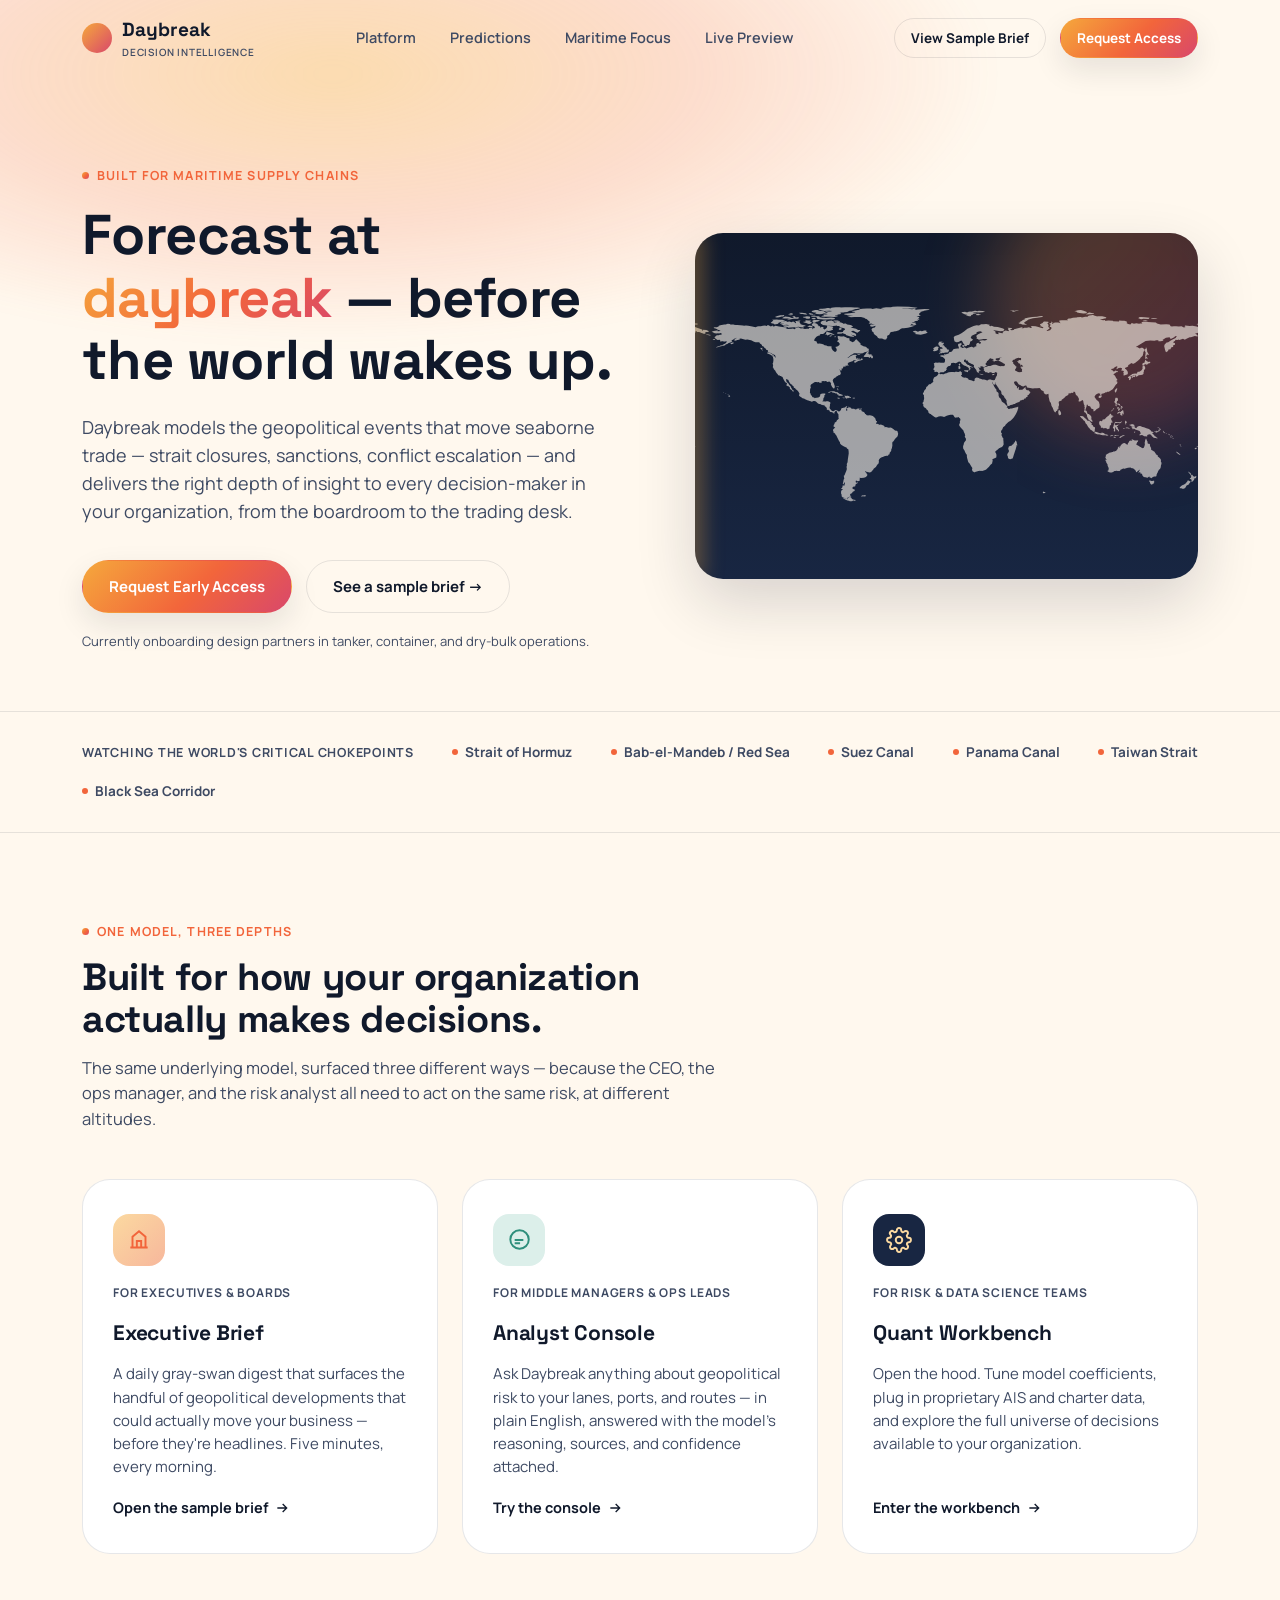
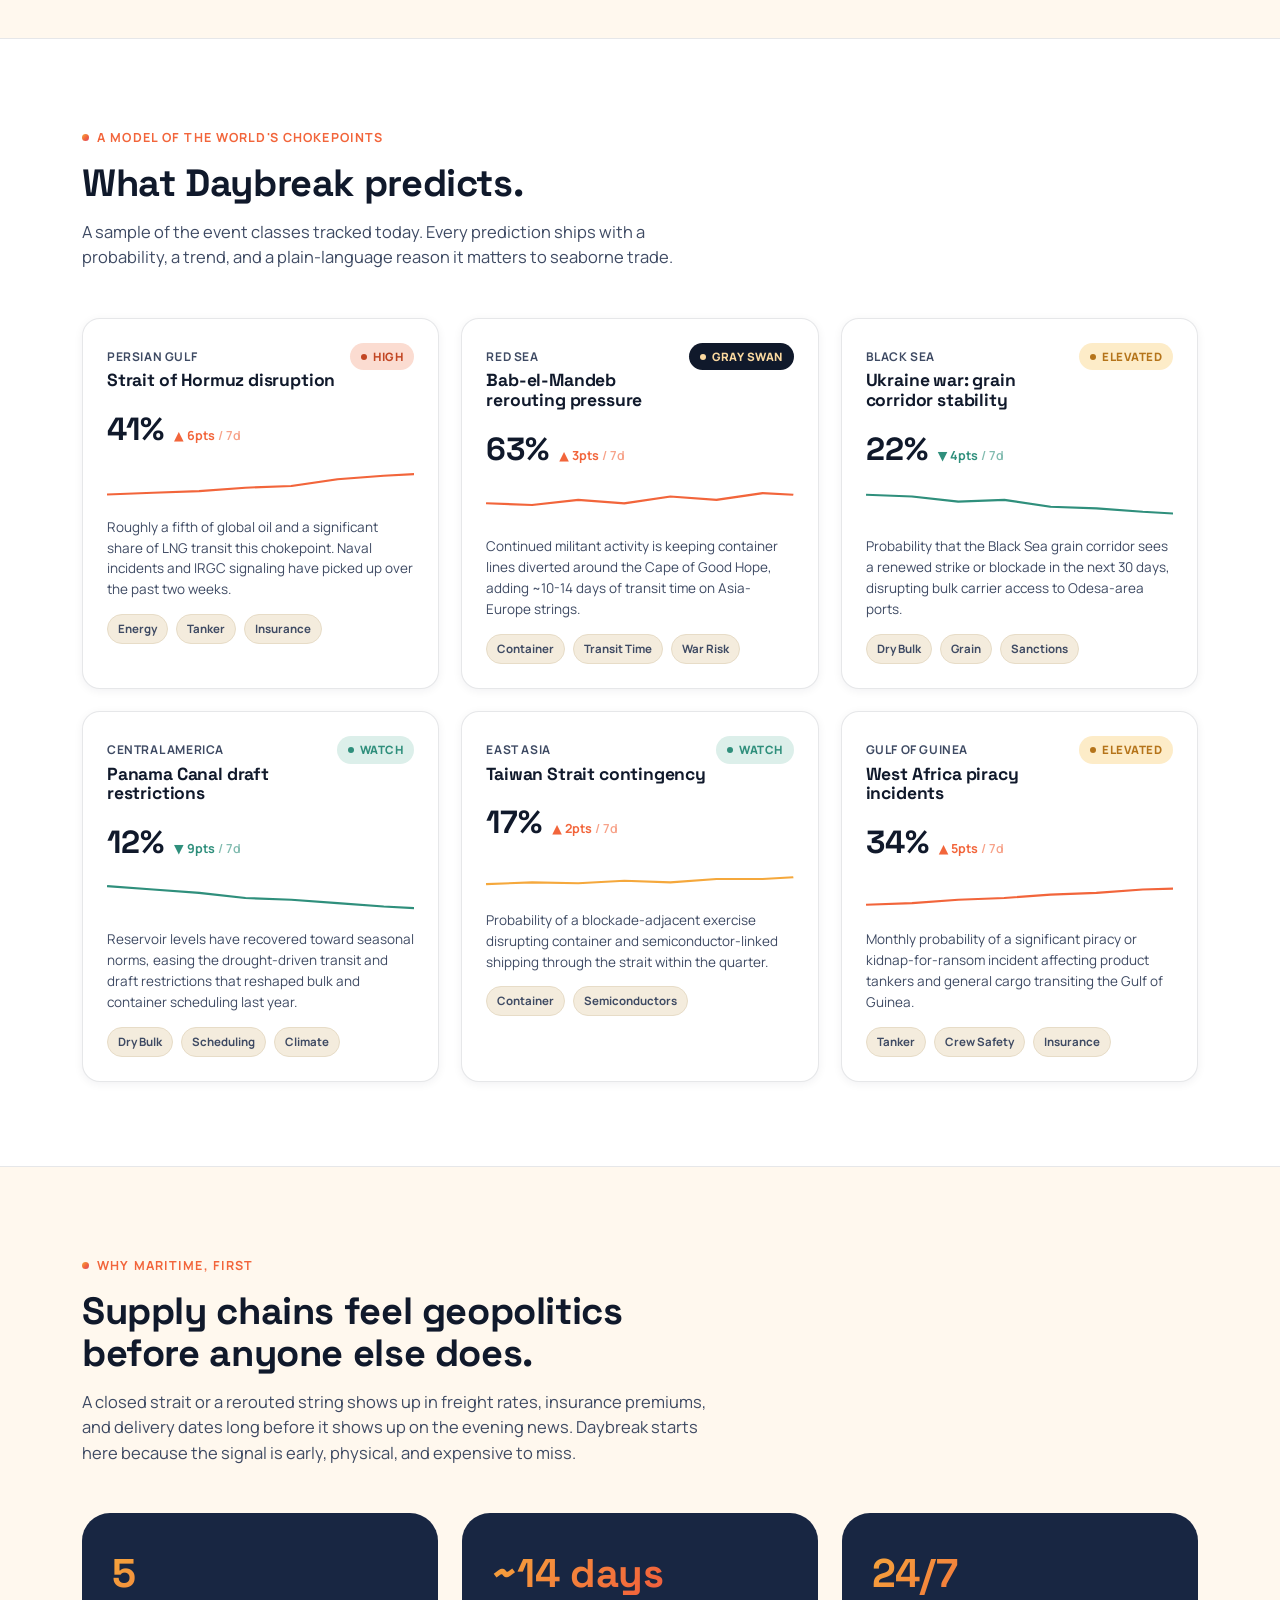
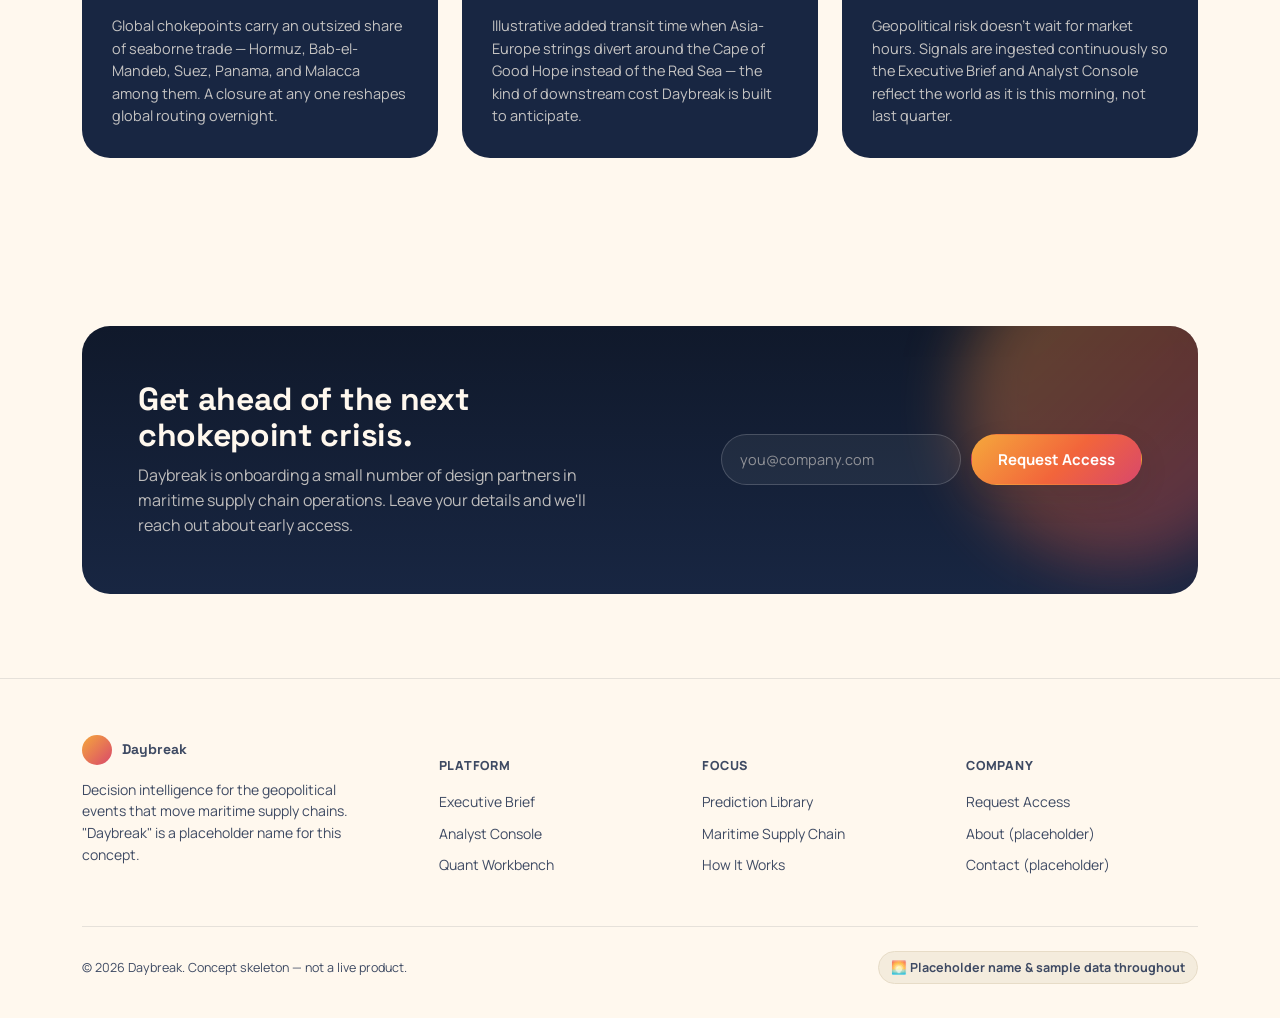
<file: index.html>
<!doctype html>
<html lang="en">
<head>
<meta charset="UTF-8" />
<meta name="viewport" content="width=device-width, initial-scale=1.0" />
<title>Daybreak — Decision Intelligence for Maritime Supply Chains</title>
<meta name="description" content="Daybreak predicts the geopolitical events that move maritime trade — and delivers the right layer of insight to every decision-maker in your organization." />
<link rel="icon" href="data:image/svg+xml,%3Csvg xmlns='http://www.w3.org/2000/svg' viewBox='0 0 32 32'%3E%3Cdefs%3E%3ClinearGradient id='g' x1='0' y1='0' x2='1' y2='1'%3E%3Cstop offset='0' stop-color='%23F5A83C'/%3E%3Cstop offset='1' stop-color='%23D9486B'/%3E%3C/linearGradient%3E%3C/defs%3E%3Ccircle cx='16' cy='16' r='16' fill='url(%23g)'/%3E%3C/svg%3E" />
<link rel="preconnect" href="https://fonts.googleapis.com">
<link rel="preconnect" href="https://fonts.gstatic.com" crossorigin>
<link href="https://fonts.googleapis.com/css2?family=Space+Grotesk:wght@500;600;700&family=Manrope:wght@400;500;600;700;800&family=IBM+Plex+Mono:wght@500&display=swap" rel="stylesheet">
<link rel="stylesheet" href="assets/css/styles.css" />
</head>
<body>

<nav class="site-nav">
  <div class="wrap">
    <a href="index.html" class="brand">
      <svg class="brand-mark" viewBox="0 0 32 32" fill="none">
        <defs><linearGradient id="navGrad" x1="0" y1="0" x2="1" y2="1">
          <stop offset="0" stop-color="#F5A83C"/><stop offset="1" stop-color="#D9486B"/>
        </linearGradient></defs>
        <circle cx="16" cy="16" r="16" fill="url(#navGrad)"/>
      </svg>
      <span>Daybreak<small>Decision Intelligence</small></span>
    </a>
    <div class="nav-links">
      <a href="index.html#platform">Platform</a>
      <a href="index.html#predictions">Predictions</a>
      <a href="index.html#maritime">Maritime Focus</a>
      <a href="executive.html" data-nav="executive.html">Live Preview</a>
    </div>
    <div class="nav-actions">
      <a href="executive.html" class="btn btn-outline btn-sm">View Sample Brief</a>
      <a href="#request-access" class="btn btn-primary btn-sm">Request Access</a>
    </div>
  </div>
</nav>

<header class="hero">
  <div class="hero-glow"></div>
  <div class="wrap hero-grid">
    <div>
      <span class="eyebrow">Built for maritime supply chains</span>
      <h1>Forecast at <em>daybreak</em> — before the world wakes up.</h1>
      <p class="hero-sub">Daybreak models the geopolitical events that move seaborne trade — strait closures, sanctions, conflict escalation — and delivers the right depth of insight to every decision-maker in your organization, from the boardroom to the trading desk.</p>
      <div class="hero-cta">
        <a href="#request-access" class="btn btn-primary">Request Early Access</a>
        <a href="executive.html" class="btn btn-outline">See a sample brief →</a>
      </div>
      <p class="hero-note">Currently onboarding design partners in tanker, container, and dry-bulk operations.</p>
    </div>

    <div class="map-panel" aria-hidden="true">
      <div class="map-glow"></div>
      <div class="map-canvas">
        <svg viewBox="0 0 100 39.1667" preserveAspectRatio="xMidYMid meet">
          <g transform="scale(1,0.3916667)">
          <path d="M31.18,97.06 L31.54,97.48 L31.93,97.66 L31.81,98.01 L31.54,98.05 L31.4,97.8 L31.31,98.09 L31.07,98.31 L30.77,98.23 L30.57,98.01 L30.28,97.91 L29.93,97.51 L29.64,97.13 L29.26,96.34 L29.49,96.49 L29.88,96.96 L30.25,97.22 L30.39,96.89 L30.48,96.41 L30.74,96.11 L30.93,96.2 L31.04,96.52 L31.18,97.06 Z M33.74,95.11 L33.96,95.43 L33.88,95.67 L33.5,95.89 L33.38,95.64 L33.14,95.96 L33.0,95.64 L33.33,95.21 L33.57,95.39 L33.74,95.11 Z M69.52,94.12 L69.1,94.17 L69.09,93.79 L69.13,93.5 L69.15,93.35 L69.33,93.57 L69.59,93.66 L69.6,93.8 L69.52,94.12 Z M90.39,87.8 L90.66,88.04 L90.81,87.94 L91.02,87.81 L91.19,87.85 L91.21,88.7 L91.12,88.94 L91.09,89.51 L90.99,89.32 L90.8,89.81 L90.74,89.77 L90.57,89.75 L90.4,89.14 L90.36,88.68 L90.2,88.06 L90.21,87.73 L90.39,87.8 Z M98.06,87.89 L98.12,88.18 L98.32,87.89 L98.4,88.19 L98.4,88.49 L98.3,88.82 L98.12,89.34 L97.98,89.63 L98.08,89.97 L97.86,89.98 L97.63,90.24 L97.55,90.71 L97.39,91.42 L97.18,91.74 L97.04,91.94 L96.78,91.93 L96.6,91.7 L96.3,91.65 L96.25,91.38 L96.4,90.86 L96.75,90.16 L96.93,90.03 L97.13,89.76 L97.37,89.38 L97.53,89.02 L97.66,88.49 L97.76,88.31 L97.8,87.91 L98.0,87.58 L98.06,87.89 Z M98.5,84.51 L98.7,85.25 L98.71,84.77 L98.84,84.96 L98.88,85.5 L99.1,85.73 L99.29,85.79 L99.45,85.52 L99.59,85.6 L99.52,86.23 L99.44,86.64 L99.22,86.63 L99.15,86.84 L99.18,87.15 L99.13,87.28 L99.03,87.66 L98.89,88.15 L98.68,88.43 L98.63,88.25 L98.51,88.14 L98.67,87.56 L98.58,87.17 L98.28,86.89 L98.29,86.63 L98.49,86.38 L98.54,85.84 L98.53,85.38 L98.41,84.9 L98.42,84.78 L98.29,84.48 L98.07,83.86 L97.95,83.35 L98.06,83.3 L98.21,83.69 L98.42,83.88 L98.5,84.51 Z M96.42,74.58 L96.32,74.75 L96.16,74.56 L95.97,74.24 L95.79,73.87 L95.6,73.37 L95.56,73.12 L95.68,73.13 L95.84,73.38 L95.96,73.62 L96.05,73.82 L96.28,74.26 L96.42,74.58 Z M99.55,71.16 L99.64,71.37 L99.6,71.74 L99.43,71.84 L99.27,71.75 L99.25,71.44 L99.35,71.19 L99.48,71.28 L99.55,71.16 Z M99.82,70.78 L99.65,70.93 L99.61,70.67 L99.75,70.52 L99.84,70.48 L100.0,70.26 L100.0,70.61 L99.82,70.78 Z M0.02,70.57 L0.0,70.61 L0.0,70.26 L0.06,70.23 L0.02,70.57 Z M96.62,70.54 L96.53,70.64 L96.44,70.33 L96.45,70.14 L96.62,70.54 Z M96.42,69.46 L96.46,70.03 L96.39,69.94 L96.33,69.98 L96.29,69.78 L96.29,69.24 L96.42,69.46 Z M63.9,68.48 L63.95,69.33 L64.02,69.66 L63.99,70.0 L63.94,70.21 L63.85,69.8 L63.8,70.01 L63.85,70.53 L63.83,70.83 L63.75,71.0 L63.73,71.6 L63.62,72.42 L63.49,73.4 L63.31,74.75 L63.21,75.73 L63.08,76.55 L62.86,76.72 L62.61,77.02 L62.45,76.84 L62.23,76.59 L62.16,76.21 L62.14,75.58 L62.04,75.02 L62.02,74.51 L62.06,74.0 L62.19,73.87 L62.19,73.64 L62.33,73.1 L62.35,72.65 L62.29,72.31 L62.23,71.87 L62.21,71.21 L62.31,70.82 L62.35,70.37 L62.48,70.34 L62.64,70.19 L62.74,70.07 L62.86,70.06 L63.02,69.65 L63.25,69.22 L63.33,68.86 L63.3,68.56 L63.41,68.64 L63.57,68.15 L63.57,67.72 L63.67,67.4 L63.76,67.71 L63.84,68.01 L63.9,68.48 Z M89.88,68.63 L89.98,69.18 L90.16,68.92 L90.25,69.22 L90.38,69.49 L90.35,69.81 L90.41,70.42 L90.45,70.77 L90.52,70.86 L90.6,71.46 L90.57,71.83 L90.66,72.31 L90.96,72.68 L91.16,73.02 L91.35,73.33 L91.31,73.5 L91.47,73.94 L91.58,74.71 L91.69,74.56 L91.8,74.86 L91.87,74.75 L91.92,75.51 L92.11,75.94 L92.24,76.21 L92.46,76.79 L92.54,77.36 L92.54,77.76 L92.53,78.2 L92.66,78.8 L92.64,79.43 L92.59,79.76 L92.52,80.39 L92.52,80.8 L92.47,81.31 L92.35,81.95 L92.14,82.3 L92.04,82.85 L91.95,83.2 L91.87,83.81 L91.76,84.16 L91.69,84.7 L91.65,85.18 L91.67,85.41 L91.51,85.65 L91.2,85.68 L90.94,85.97 L90.81,86.25 L90.64,86.55 L90.41,86.24 L90.24,86.11 L90.29,85.74 L90.13,85.88 L89.89,86.39 L89.65,86.2 L89.49,86.09 L89.34,86.03 L89.07,85.83 L88.89,85.39 L88.84,84.85 L88.77,84.5 L88.63,84.21 L88.37,84.12 L88.46,83.78 L88.39,83.25 L88.26,83.74 L88.01,83.87 L88.15,83.48 L88.2,83.07 L88.3,82.72 L88.28,82.2 L88.05,82.8 L87.88,83.05 L87.77,83.61 L87.56,83.32 L87.57,82.94 L87.39,82.43 L87.25,82.16 L87.3,82.0 L86.94,81.57 L86.75,81.55 L86.48,81.2 L85.98,81.27 L85.62,81.52 L85.31,81.76 L85.04,81.71 L84.75,82.08 L84.51,82.24 L84.45,82.61 L84.35,82.9 L84.11,82.92 L83.94,82.98 L83.69,82.85 L83.49,82.93 L83.3,82.96 L83.14,83.34 L83.06,83.31 L82.92,83.51 L82.78,83.73 L82.58,83.71 L82.4,83.71 L82.1,83.25 L81.95,83.12 L81.96,82.71 L82.1,82.62 L82.14,82.45 L82.13,82.2 L82.17,81.71 L82.14,81.29 L81.99,80.57 L81.94,80.16 L81.96,79.76 L81.84,79.3 L81.84,79.09 L81.71,78.81 L81.68,78.25 L81.52,77.69 L81.48,77.39 L81.61,77.69 L81.51,77.04 L81.65,77.24 L81.73,77.52 L81.73,77.15 L81.59,76.59 L81.56,76.37 L81.5,76.16 L81.53,75.75 L81.59,75.57 L81.62,75.22 L81.59,74.81 L81.71,74.29 L81.73,74.84 L81.85,74.35 L82.07,74.11 L82.21,73.81 L82.42,73.55 L82.55,73.49 L82.62,73.58 L82.84,73.32 L83.01,73.24 L83.05,73.08 L83.13,73.02 L83.28,73.03 L83.57,72.83 L83.72,72.51 L83.79,72.13 L83.96,71.77 L83.97,71.49 L83.98,71.1 L84.17,70.5 L84.29,71.11 L84.41,70.97 L84.31,70.64 L84.39,70.29 L84.52,70.45 L84.55,69.91 L84.7,69.56 L84.77,69.28 L84.91,69.16 L84.91,68.96 L85.03,69.04 L85.04,68.86 L85.16,68.76 L85.3,68.67 L85.5,68.99 L85.66,69.41 L85.83,69.42 L86.01,69.48 L85.95,69.09 L86.08,68.52 L86.21,68.34 L86.16,68.16 L86.28,67.76 L86.45,67.51 L86.59,67.59 L86.83,67.46 L86.82,67.09 L86.62,66.86 L86.77,66.76 L86.95,66.93 L87.1,67.22 L87.33,67.41 L87.41,67.33 L87.58,67.55 L87.75,67.35 L87.85,67.41 L87.91,67.27 L88.04,67.63 L87.97,68.01 L87.86,68.29 L87.77,68.32 L87.8,68.6 L87.72,68.95 L87.62,69.3 L87.64,69.5 L87.86,69.89 L88.07,70.12 L88.22,70.37 L88.42,70.79 L88.5,70.78 L88.64,70.97 L88.68,71.19 L88.95,71.43 L89.13,71.18 L89.19,70.8 L89.24,70.49 L89.28,70.1 L89.36,69.54 L89.32,69.19 L89.34,68.99 L89.31,68.58 L89.35,68.05 L89.4,67.9 L89.36,67.66 L89.42,67.29 L89.48,66.9 L89.48,66.7 L89.59,66.43 L89.67,66.78 L89.69,67.22 L89.75,67.31 L89.77,67.61 L89.87,67.97 L89.89,68.37 L89.88,68.63 Z M95.03,66.3 L95.11,66.54 L94.92,66.54 L94.81,66.1 L94.98,66.27 L95.03,66.3 Z M83.53,66.13 L83.42,66.14 L83.05,65.64 L83.31,65.5 L83.45,65.72 L83.55,65.94 L83.53,66.13 Z M94.68,65.87 L94.57,65.88 L94.4,65.81 L94.34,65.7 L94.36,65.42 L94.55,65.53 L94.64,65.68 L94.68,65.87 Z M94.91,65.67 L94.87,65.8 L94.66,65.19 L94.61,64.77 L94.7,64.77 L94.8,65.33 L94.91,65.67 Z M84.57,66.06 L84.33,66.21 L84.29,66.13 L84.32,65.89 L84.44,65.45 L84.71,65.17 L84.75,65.0 L84.99,64.85 L85.18,64.82 L85.27,64.73 L85.37,64.82 L85.27,65.01 L84.98,65.32 L84.75,65.53 L84.57,66.06 Z M82.75,64.61 L82.85,64.8 L83.02,64.74 L83.09,65.04 L82.77,65.18 L82.58,65.28 L82.43,65.27 L82.52,64.86 L82.68,64.86 L82.75,64.61 Z M84.14,64.61 L84.1,65.0 L83.68,65.2 L83.31,65.11 L83.31,64.85 L83.53,64.71 L83.71,64.92 L83.89,64.87 L84.14,64.61 Z M94.41,64.78 L94.42,64.92 L94.2,64.62 L94.05,64.37 L93.95,64.13 L93.99,64.06 L94.12,64.23 L94.34,64.55 L94.41,64.78 Z M93.76,64.08 L93.71,64.12 L93.58,63.96 L93.47,63.66 L93.48,63.55 L93.65,63.85 L93.76,64.08 Z M80.17,63.67 L80.71,63.74 L80.77,63.45 L81.28,63.79 L81.38,64.25 L81.8,64.38 L82.14,64.8 L81.82,65.07 L81.52,64.79 L81.27,64.81 L80.98,64.75 L80.72,64.63 L80.4,64.36 L80.19,64.28 L80.08,64.37 L79.57,64.08 L79.52,63.78 L79.27,63.72 L79.46,63.05 L79.8,63.09 L80.02,63.37 L80.14,63.42 L80.17,63.67 Z M87.42,63.27 L87.28,63.76 L87.25,63.22 L87.3,62.97 L87.36,62.73 L87.42,62.93 L87.42,63.27 Z M93.3,63.7 L93.22,63.77 L93.1,63.5 L92.98,63.05 L92.92,62.51 L92.96,62.44 L92.99,62.65 L93.07,62.81 L93.21,63.26 L93.34,63.5 L93.3,63.7 Z M92.22,62.75 L92.07,62.81 L92.03,63.01 L91.88,63.18 L91.73,63.35 L91.59,63.35 L91.36,63.14 L91.2,62.94 L91.22,62.72 L91.47,62.83 L91.62,62.77 L91.67,62.43 L91.71,62.41 L91.73,62.79 L91.89,62.73 L91.97,62.49 L92.12,62.24 L92.09,61.82 L92.26,61.81 L92.32,61.92 L92.31,62.32 L92.22,62.75 Z M85.35,61.32 L85.24,61.55 L85.05,61.42 L85.0,61.12 L85.28,61.08 L85.35,61.32 Z M86.24,61.06 L86.34,61.6 L86.11,61.31 L85.88,61.25 L85.72,61.3 L85.53,61.27 L85.59,60.88 L85.94,60.85 L86.24,61.06 Z M92.54,62.06 L92.45,62.25 L92.4,61.83 L92.34,61.55 L92.21,61.32 L92.05,61.02 L91.85,60.81 L91.93,60.64 L92.08,60.84 L92.17,60.99 L92.29,61.16 L92.4,61.46 L92.51,61.69 L92.54,62.06 Z M87.26,59.68 L87.34,60.83 L87.63,61.25 L87.86,60.5 L88.18,60.07 L88.42,60.07 L88.66,60.32 L88.87,60.57 L89.17,60.71 L89.65,61.2 L90.16,61.6 L90.35,61.97 L90.51,62.32 L90.55,62.74 L91.01,63.18 L91.08,63.56 L90.83,63.63 L90.89,64.1 L91.13,64.57 L91.32,65.32 L91.47,65.3 L91.46,65.61 L91.68,65.73 L91.59,65.87 L91.89,66.17 L91.86,66.37 L91.67,66.42 L91.61,66.24 L91.37,66.16 L91.09,66.05 L90.87,65.6 L90.71,65.21 L90.57,64.59 L90.21,64.28 L89.97,64.48 L89.8,64.71 L89.84,65.24 L89.62,65.48 L89.46,65.36 L89.18,65.33 L88.93,64.75 L88.65,64.61 L88.58,64.81 L88.23,64.83 L88.34,64.25 L88.52,64.06 L88.45,63.29 L88.31,62.69 L87.77,62.09 L87.55,62.03 L87.13,61.38 L87.05,61.72 L86.94,61.78 L86.88,61.52 L86.88,61.21 L86.66,60.87 L86.96,60.61 L87.16,60.62 L87.14,60.44 L86.73,60.43 L86.62,60.01 L86.37,59.88 L86.26,59.53 L86.63,59.36 L86.77,59.13 L87.22,59.42 L87.26,59.68 Z M84.79,57.86 L84.57,58.56 L84.36,58.7 L84.09,58.56 L83.63,58.59 L83.38,58.7 L83.34,59.23 L83.59,59.86 L83.74,59.54 L84.26,59.3 L84.24,59.63 L84.12,59.53 L84.0,59.94 L83.75,60.22 L84.02,61.12 L83.96,61.37 L84.21,62.19 L84.21,62.65 L84.06,62.86 L83.95,62.61 L84.09,62.03 L83.82,62.31 L83.75,62.11 L83.78,61.84 L83.58,61.42 L83.6,60.73 L83.42,60.94 L83.44,61.77 L83.45,62.79 L83.28,62.89 L83.16,62.68 L83.24,62.03 L83.19,61.34 L83.08,61.34 L82.99,60.85 L83.11,60.39 L83.15,59.82 L83.28,58.76 L83.34,58.46 L83.58,57.94 L83.8,58.15 L84.15,58.24 L84.47,58.21 L84.74,57.7 L84.79,57.86 Z M85.75,58.06 L85.73,58.68 L85.59,58.61 L85.55,59.04 L85.66,59.42 L85.58,59.5 L85.47,59.05 L85.39,58.15 L85.44,57.58 L85.54,57.32 L85.56,57.71 L85.72,57.77 L85.75,58.06 Z M79.39,63.02 L79.09,63.03 L78.85,62.44 L78.5,61.86 L78.38,61.43 L78.17,60.85 L78.03,60.32 L77.82,59.33 L77.57,58.74 L77.49,58.13 L77.39,57.57 L77.14,57.13 L76.99,56.52 L76.78,56.12 L76.49,55.34 L76.47,54.98 L76.65,55.01 L77.08,55.14 L77.32,55.84 L77.54,56.32 L77.69,56.61 L77.96,57.38 L78.24,57.39 L78.47,57.87 L78.63,58.47 L78.84,58.79 L78.73,59.37 L78.89,59.62 L78.99,59.63 L79.04,60.13 L79.14,60.53 L79.34,60.59 L79.47,61.04 L79.4,61.92 L79.39,63.02 Z M82.74,57.57 L83.05,58.23 L82.73,58.31 L82.63,58.79 L82.64,59.44 L82.38,59.92 L82.37,60.63 L82.26,61.71 L82.22,61.46 L81.91,61.78 L81.8,61.34 L81.6,61.3 L81.46,61.08 L81.13,61.33 L81.03,60.99 L80.85,61.03 L80.62,60.95 L80.58,59.99 L80.44,59.8 L80.3,59.19 L80.26,58.57 L80.3,57.91 L80.46,57.44 L80.67,57.69 L80.88,57.55 L80.94,56.95 L81.05,56.82 L81.39,56.66 L81.59,56.1 L81.72,55.66 L81.83,55.39 L82.07,55.0 L82.28,54.51 L82.42,53.95 L82.54,53.95 L82.68,54.31 L82.69,54.62 L82.87,54.82 L83.11,55.03 L83.09,55.31 L82.9,55.34 L82.95,55.69 L82.75,55.93 L82.59,56.57 L82.79,57.24 L82.74,57.57 Z M85.1,52.9 L85.13,53.37 L85.15,53.77 L85.05,54.42 L84.95,53.69 L84.82,54.05 L84.91,54.57 L84.83,54.91 L84.51,54.5 L84.43,53.98 L84.51,53.64 L84.34,53.31 L84.25,53.6 L84.12,53.58 L83.91,53.97 L83.87,53.76 L83.98,53.17 L84.15,52.97 L84.3,52.7 L84.4,53.02 L84.61,52.83 L84.66,52.51 L84.85,52.49 L84.84,51.94 L85.06,52.28 L85.09,52.64 L85.1,52.9 Z M72.56,54.47 L72.32,54.63 L72.19,54.07 L72.14,53.05 L72.26,51.9 L72.46,52.29 L72.58,52.79 L72.72,53.53 L72.68,54.27 L72.56,54.47 Z M33.07,51.7 L32.84,51.77 L32.79,51.71 L32.87,51.51 L32.87,51.23 L33.03,51.14 L33.08,51.17 L33.07,51.7 Z M84.44,51.58 L84.34,51.81 L84.25,52.26 L84.17,52.47 L83.99,51.98 L84.05,51.79 L84.12,51.59 L84.15,51.15 L84.31,51.11 L84.26,51.58 L84.47,50.9 L84.44,51.58 Z M82.92,52.26 L82.55,52.93 L82.68,52.43 L82.89,52.0 L83.05,51.51 L83.2,50.8 L83.25,51.38 L83.06,51.77 L82.92,52.26 Z M83.86,50.43 L84.02,50.65 L84.2,50.65 L84.19,50.95 L84.07,51.25 L83.89,51.46 L83.88,51.13 L83.9,50.77 L83.86,50.43 Z M84.86,50.24 L84.94,51.03 L84.73,50.84 L84.73,51.08 L84.8,51.52 L84.67,51.68 L84.66,51.18 L84.57,51.14 L84.53,50.71 L84.69,50.77 L84.69,50.5 L84.52,49.96 L84.79,49.97 L84.86,50.24 Z M83.76,49.6 L83.68,50.21 L83.56,49.85 L83.42,49.31 L83.66,49.34 L83.76,49.6 Z M83.7,45.74 L83.87,45.94 L83.96,45.76 L83.98,45.94 L83.94,46.23 L84.03,46.74 L83.96,47.33 L83.8,47.57 L83.75,48.14 L83.81,48.7 L83.96,48.78 L84.08,48.7 L84.43,49.09 L84.4,49.48 L84.49,49.65 L84.47,49.97 L84.25,49.63 L84.15,49.25 L84.08,49.51 L83.9,49.09 L83.65,49.19 L83.51,49.04 L83.52,48.74 L83.61,48.56 L83.53,48.4 L83.49,48.66 L83.35,48.25 L83.31,47.94 L83.3,47.26 L83.41,47.49 L83.44,46.38 L83.53,45.74 L83.7,45.74 Z M31.78,45.94 L31.71,46.12 L31.5,46.11 L31.34,46.14 L31.32,45.83 L31.36,45.73 L31.59,45.73 L31.73,45.8 L31.78,45.94 Z M28.64,46.19 L28.55,46.31 L28.4,46.2 L28.24,45.94 L28.27,45.78 L28.39,45.73 L28.45,45.75 L28.64,45.81 L28.79,45.99 L28.83,46.18 L28.64,46.19 Z M29.84,44.77 L30.08,44.88 L30.11,44.76 L30.33,44.77 L30.5,44.95 L30.57,44.93 L30.62,45.18 L30.77,45.17 L30.76,45.38 L30.89,45.4 L31.02,45.67 L30.92,45.95 L30.79,45.8 L30.66,45.83 L30.57,45.8 L30.52,45.92 L30.41,45.97 L30.37,45.8 L30.28,45.9 L30.17,46.38 L30.1,46.27 L30.08,46.07 L29.9,45.95 L29.77,46.0 L29.6,45.94 L29.47,46.08 L29.32,45.86 L29.34,45.63 L29.6,45.73 L29.81,45.78 L29.91,45.63 L29.78,45.32 L29.78,45.05 L29.61,44.94 L29.67,44.74 L29.84,44.77 Z M80.65,45.62 L80.41,45.96 L80.18,45.74 L80.17,45.13 L80.31,44.81 L80.61,44.61 L80.77,44.63 L80.84,44.9 L80.71,45.21 L80.65,45.62 Z M6.79,45.33 L6.75,45.45 L6.68,45.35 L6.69,45.15 L6.65,44.89 L6.66,44.81 L6.71,44.7 L6.69,44.56 L6.71,44.49 L6.73,44.5 L6.83,44.62 L6.88,44.69 L6.93,44.78 L7.0,45.03 L6.99,45.07 L6.88,45.22 L6.79,45.33 Z M6.64,44.22 L6.55,44.27 L6.5,44.13 L6.47,44.07 L6.47,44.02 L6.5,43.96 L6.6,44.03 L6.67,44.14 L6.64,44.22 Z M6.46,43.85 L6.45,43.92 L6.3,43.9 L6.32,43.82 L6.46,43.85 Z M6.21,43.74 L6.19,43.78 L6.17,43.77 L6.08,43.75 L6.04,43.59 L6.03,43.56 L6.1,43.46 L6.13,43.51 L6.21,43.74 Z M5.74,43.28 L5.7,43.35 L5.61,43.22 L5.63,43.16 L5.67,43.09 L5.73,43.11 L5.74,43.28 Z M27.87,42.72 L27.98,42.98 L28.24,42.9 L28.34,43.07 L28.57,43.51 L28.74,43.82 L28.83,43.82 L29.0,43.96 L28.98,44.16 L29.19,44.19 L29.39,44.48 L29.36,44.65 L29.18,44.74 L28.99,44.77 L28.8,44.71 L28.4,44.78 L28.59,44.39 L28.47,44.2 L28.3,44.16 L28.2,43.95 L28.13,43.55 L27.98,43.58 L27.72,43.38 L27.63,43.24 L27.27,43.13 L27.18,42.99 L27.28,42.81 L27.01,42.77 L26.81,43.14 L26.69,43.15 L26.65,43.33 L26.51,43.4 L26.4,43.34 L26.54,43.12 L26.6,42.86 L26.73,42.7 L26.87,42.57 L27.08,42.5 L27.15,42.42 L27.39,42.47 L27.61,42.48 L27.87,42.72 Z M28.46,42.01 L28.39,42.05 L28.32,41.64 L28.22,41.44 L28.28,40.99 L28.36,41.01 L28.46,41.6 L28.46,42.01 Z M83.66,42.7 L83.54,43.28 L83.39,42.68 L83.36,42.16 L83.53,41.46 L83.75,40.93 L83.88,41.14 L83.83,41.56 L83.66,42.7 Z M28.38,40.01 L28.08,40.13 L28.06,39.87 L28.19,39.81 L28.38,39.83 L28.38,40.01 Z M28.61,40.01 L28.56,40.51 L28.51,40.42 L28.52,40.05 L28.39,39.77 L28.39,39.69 L28.61,40.01 Z M87.4,34.65 L87.44,34.89 L87.28,35.32 L87.16,35.09 L87.02,35.26 L86.95,35.67 L86.77,35.47 L86.77,35.13 L86.92,34.71 L87.08,34.79 L87.2,34.49 L87.4,34.65 Z M59.6,33.57 L59.42,33.87 L59.44,34.0 L59.45,34.06 L59.16,34.35 L59.03,34.25 L58.96,33.97 L59.09,33.94 L59.11,33.94 L59.15,33.77 L59.35,33.78 L59.6,33.57 Z M56.58,33.54 L56.74,33.78 L56.95,33.74 L57.16,33.79 L57.15,33.91 L57.3,33.83 L57.27,34.04 L56.87,34.1 L56.87,33.98 L56.53,33.84 L56.58,33.54 Z M54.31,31.75 L54.21,32.31 L54.25,32.53 L54.19,32.89 L53.98,32.63 L53.84,32.55 L53.45,32.19 L53.49,31.83 L53.82,31.89 L54.1,31.81 L54.31,31.75 Z M52.56,29.64 L52.72,30.14 L52.69,31.08 L52.56,31.04 L52.45,31.27 L52.34,31.08 L52.33,30.23 L52.27,29.82 L52.42,29.86 L52.56,29.64 Z M89.16,32.52 L89.06,33.09 L89.1,33.44 L88.96,33.94 L88.6,34.28 L88.12,34.32 L87.72,35.13 L87.53,34.86 L87.52,34.33 L87.04,34.49 L86.71,34.82 L86.39,34.83 L86.67,35.35 L86.48,36.56 L86.3,36.86 L86.17,36.58 L86.24,35.94 L86.06,35.74 L85.95,35.25 L86.21,35.03 L86.36,34.59 L86.63,34.22 L86.84,33.74 L87.39,33.52 L87.69,33.67 L87.98,32.41 L88.16,32.75 L88.57,32.04 L88.73,31.76 L88.9,30.89 L88.86,30.1 L88.97,29.65 L89.27,29.52 L89.42,30.5 L89.41,31.08 L89.16,31.79 L89.16,32.52 Z M52.66,28.97 L52.56,29.52 L52.44,29.37 L52.37,28.9 L52.43,28.63 L52.61,28.36 L52.66,28.97 Z M89.98,27.54 L90.17,27.69 L90.37,27.39 L90.43,28.18 L90.02,28.38 L89.77,29.08 L89.34,28.6 L89.19,29.37 L88.88,29.38 L88.84,28.68 L88.98,28.13 L89.27,28.09 L89.35,27.11 L89.44,26.56 L89.76,27.3 L89.98,27.54 Z M32.32,25.85 L32.52,25.95 L32.77,25.93 L32.64,26.22 L32.53,26.26 L32.18,25.96 L32.11,25.73 L32.22,25.51 L32.32,25.85 Z M32.83,24.04 L32.7,24.05 L32.34,23.83 L32.08,23.49 L32.17,23.43 L32.54,23.61 L32.82,23.91 L32.83,24.04 Z M15.69,24.46 L15.55,24.56 L15.1,24.24 L15.01,23.99 L14.76,23.74 L14.71,23.54 L14.43,23.41 L14.32,23.02 L14.34,22.86 L14.64,23.01 L14.81,23.12 L15.07,23.2 L15.16,23.44 L15.3,23.78 L15.58,24.07 L15.69,24.46 Z M34.41,22.92 L34.22,23.54 L34.4,23.3 L34.59,23.45 L34.49,23.7 L34.74,23.89 L34.87,23.72 L35.15,23.94 L35.06,24.46 L35.25,24.33 L35.29,24.71 L35.38,25.15 L35.26,25.78 L35.13,25.8 L34.95,25.67 L35.01,25.09 L34.93,25.0 L34.61,25.61 L34.45,25.59 L34.64,25.26 L34.37,25.08 L34.08,25.13 L33.54,25.1 L33.49,24.89 L33.67,24.64 L33.55,24.45 L33.78,24.02 L34.07,22.89 L34.24,22.49 L34.48,22.25 L34.61,22.28 L34.56,22.47 L34.41,22.92 Z M13.14,20.54 L13.4,20.48 L13.32,21.29 L13.56,21.86 L13.45,21.86 L13.28,21.53 L13.18,21.21 L13.04,20.98 L12.99,20.67 L13.01,20.45 L13.14,20.54 Z M89.9,22.87 L90.18,24.13 L89.77,23.9 L89.6,24.92 L89.87,25.65 L89.86,26.14 L89.65,25.72 L89.47,26.26 L89.42,25.67 L89.45,24.98 L89.42,24.21 L89.48,23.68 L89.49,22.73 L89.33,22.03 L89.36,21.06 L89.61,20.74 L89.5,20.41 L89.63,20.31 L89.7,20.78 L89.79,21.46 L89.79,22.16 L89.9,22.87 Z M48.11,21.8 L47.62,22.22 L47.23,22.11 L47.45,21.37 L47.31,20.65 L47.69,20.1 L47.9,19.76 L48.13,19.74 L48.43,20.17 L48.28,20.66 L48.32,21.17 L48.11,21.8 Z M53.53,19.43 L53.36,20.0 L53.07,19.6 L53.03,19.3 L53.44,19.07 L53.53,19.43 Z M7.5,18.36 L7.22,18.63 L7.08,18.44 L7.04,18.11 L7.29,17.86 L7.44,17.75 L7.62,17.8 L7.74,18.02 L7.5,18.36 Z M49.17,17.28 L48.87,18.05 L49.15,17.95 L49.46,17.95 L49.38,18.53 L49.13,19.17 L49.42,19.21 L49.69,20.12 L49.88,20.24 L50.05,21.05 L50.13,21.33 L50.47,21.46 L50.43,21.91 L50.29,22.12 L50.4,22.49 L50.15,22.86 L49.78,22.85 L49.31,23.05 L49.18,22.91 L49.0,23.24 L48.74,23.16 L48.54,23.43 L48.4,23.29 L48.8,22.55 L49.05,22.39 L48.62,22.27 L48.54,21.99 L48.83,21.77 L48.67,21.39 L48.73,20.93 L49.14,20.99 L49.18,20.58 L48.99,20.13 L48.65,20.01 L48.59,19.81 L48.69,19.5 L48.6,19.3 L48.45,19.64 L48.43,18.95 L48.29,18.59 L48.39,17.86 L48.61,17.28 L48.83,17.34 L49.17,17.28 Z M4.01,16.38 L3.84,16.49 L3.65,16.35 L3.48,16.16 L3.76,16.04 L3.98,16.1 L4.01,16.38 Z M27.98,14.78 L27.87,15.15 L27.75,15.09 L27.68,14.88 L27.69,14.83 L27.8,14.62 L27.91,14.64 L27.98,14.78 Z M27.25,14.39 L26.93,14.78 L26.73,14.76 L26.67,14.57 L26.87,14.25 L27.26,14.25 L27.25,14.39 Z M2.3,13.63 L2.47,13.76 L2.64,13.69 L2.87,13.88 L3.14,13.97 L3.12,14.05 L2.91,14.2 L2.7,14.05 L2.59,13.92 L2.35,13.96 L2.28,13.9 L2.3,13.63 Z M26.34,12.3 L26.4,12.61 L26.54,12.5 L26.7,12.69 L27.0,12.93 L27.32,13.15 L27.35,13.49 L27.55,13.43 L27.75,13.67 L27.5,13.89 L27.07,13.72 L26.91,13.4 L26.64,13.78 L26.24,14.15 L26.15,13.73 L25.77,13.8 L26.01,13.45 L26.05,12.89 L26.14,12.24 L26.34,12.3 Z M45.97,11.73 L45.91,12.19 L46.22,12.68 L45.86,13.22 L45.06,13.7 L44.82,13.83 L44.45,13.73 L43.68,13.5 L43.95,13.19 L43.35,12.84 L43.84,12.71 L43.83,12.5 L43.24,12.33 L43.43,11.87 L43.85,11.77 L44.28,12.25 L44.71,11.86 L45.06,12.06 L45.51,11.68 L45.97,11.73 Z M28.93,11.24 L28.61,11.28 L28.55,10.93 L28.66,10.53 L28.92,10.43 L29.13,10.63 L29.14,10.93 L29.11,11.03 L28.93,11.24 Z M1.38,11.64 L1.57,11.82 L1.51,11.3 L2.26,11.41 L2.81,12.07 L2.53,12.38 L2.07,12.46 L2.07,13.15 L1.96,13.3 L1.7,13.27 L1.49,13.03 L1.12,12.82 L1.05,12.51 L0.77,12.4 L0.46,12.49 L0.3,12.24 L0.36,11.98 L0.03,12.15 L0.16,12.48 L0.0,12.78 L0.0,9.95 L0.68,10.5 L1.41,11.2 L1.38,11.64 Z M23.43,9.85 L23.26,10.1 L22.88,9.89 L22.66,9.96 L22.28,9.65 L22.52,9.43 L22.72,9.12 L23.01,9.32 L23.18,9.45 L23.26,9.58 L23.43,9.85 Z M100.0,8.63 L99.7,8.67 L99.65,8.44 L100.0,8.14 L100.0,8.63 Z M0.36,8.59 L0.0,8.63 L0.0,8.14 L0.04,8.12 L0.27,8.12 L0.67,8.32 L0.65,8.42 L0.36,8.59 Z M24.85,9.58 L24.85,10.3 L25.22,9.75 L25.55,10.2 L25.47,10.73 L25.74,11.21 L26.03,10.69 L26.23,10.08 L26.24,9.3 L26.64,9.36 L27.05,9.46 L27.42,9.81 L27.44,10.17 L27.23,10.54 L27.43,10.92 L27.39,11.27 L26.85,11.76 L26.46,11.87 L26.18,11.66 L26.09,12.02 L25.82,12.61 L25.74,12.93 L25.42,13.4 L25.02,13.45 L24.8,13.75 L24.79,14.21 L24.46,14.3 L24.12,14.88 L23.82,15.67 L23.71,16.23 L23.7,17.06 L24.11,17.18 L24.23,17.84 L24.36,18.38 L24.75,18.24 L25.27,18.54 L25.54,18.81 L25.74,19.15 L26.09,19.34 L26.39,19.64 L26.84,19.68 L27.15,19.75 L27.1,20.37 L27.19,21.08 L27.39,21.87 L27.8,22.55 L28.02,22.32 L28.17,21.59 L28.02,20.47 L27.83,20.09 L28.27,19.76 L28.58,19.26 L28.74,18.77 L28.72,18.3 L28.53,17.69 L28.19,17.16 L28.52,16.42 L28.4,15.77 L28.3,14.67 L28.5,14.5 L28.97,14.7 L29.26,14.77 L29.49,14.58 L29.75,14.82 L30.09,15.23 L30.17,15.51 L30.67,15.56 L30.66,16.16 L30.75,17.05 L31.01,17.16 L31.21,17.58 L31.61,17.19 L31.88,16.4 L32.06,16.07 L32.28,16.71 L32.64,17.61 L32.95,18.46 L32.83,18.91 L33.2,19.31 L33.45,19.71 L33.9,19.9 L34.07,20.12 L34.18,20.72 L34.4,20.82 L34.51,21.08 L34.53,21.88 L34.33,22.15 L34.13,22.4 L33.67,22.65 L33.32,23.23 L32.85,23.35 L32.26,23.2 L31.84,23.19 L31.56,23.24 L31.32,23.75 L30.97,24.06 L30.57,25.0 L30.25,25.66 L30.48,25.54 L30.93,24.61 L31.51,24.02 L31.93,23.95 L32.17,24.3 L31.91,24.77 L32.0,25.54 L32.09,26.07 L32.45,26.43 L32.91,26.32 L33.19,25.53 L33.21,26.04 L33.39,26.3 L33.04,26.76 L32.43,27.18 L32.15,27.47 L31.84,27.98 L31.63,27.93 L31.62,27.33 L32.1,26.74 L31.66,26.77 L31.35,26.85 L31.4,27.09 L31.1,27.43 L30.82,27.67 L30.52,27.88 L30.36,28.35 L30.33,28.46 L30.33,28.84 L30.42,29.22 L30.53,29.23 L30.5,28.98 L30.59,29.13 L30.57,29.34 L30.38,29.45 L30.24,29.44 L30.04,29.56 L29.92,29.6 L29.76,29.63 L29.52,29.84 L29.93,29.7 L30.02,29.84 L29.63,30.05 L29.45,30.05 L29.46,29.96 L29.37,30.16 L29.45,30.19 L29.39,30.7 L29.19,31.25 L29.17,31.07 L29.11,31.03 L29.02,30.85 L29.08,31.23 L29.14,31.36 L29.15,31.63 L29.06,31.9 L28.91,32.47 L28.88,32.44 L28.97,31.96 L28.82,31.69 L28.79,31.1 L28.74,31.41 L28.8,31.86 L28.62,31.75 L28.81,31.97 L28.82,32.65 L28.9,32.7 L28.93,32.94 L28.96,33.65 L28.79,34.18 L28.5,34.39 L28.32,34.8 L28.18,34.85 L28.04,35.11 L28.0,35.35 L27.69,35.81 L27.54,36.15 L27.41,36.57 L27.36,37.07 L27.41,37.56 L27.51,38.17 L27.63,38.67 L27.63,38.98 L27.76,39.8 L27.75,40.28 L27.74,40.56 L27.67,40.99 L27.59,41.08 L27.45,40.99 L27.41,40.68 L27.3,40.52 L27.16,39.91 L27.03,39.37 L26.98,39.09 L27.04,38.62 L26.96,38.23 L26.75,37.63 L26.64,37.52 L26.36,37.85 L26.31,37.81 L26.17,37.48 L26.0,37.3 L25.69,37.39 L25.44,37.32 L25.23,37.36 L25.11,37.46 L25.16,37.66 L25.16,37.95 L25.22,38.09 L25.16,38.18 L25.06,38.08 L24.96,38.21 L24.76,38.19 L24.55,37.82 L24.31,37.91 L24.1,37.74 L23.93,37.79 L23.7,37.96 L23.44,38.48 L23.17,38.79 L23.02,39.13 L22.95,39.45 L22.95,39.94 L22.96,40.28 L23.02,40.52 L22.91,41.14 L22.86,41.65 L22.84,42.6 L22.81,42.95 L22.86,43.33 L22.95,43.68 L23.0,44.23 L23.19,44.76 L23.25,45.16 L23.36,45.51 L23.66,45.7 L23.77,46.0 L24.01,45.8 L24.23,45.73 L24.43,45.6 L24.61,45.48 L24.79,45.19 L24.85,44.77 L24.87,44.18 L24.92,43.97 L25.11,43.79 L25.4,43.62 L25.65,43.65 L25.82,43.59 L25.89,43.74 L25.88,44.08 L25.73,44.5 L25.66,44.93 L25.71,45.05 L25.67,45.36 L25.6,45.91 L25.53,45.73 L25.47,45.74 L25.47,45.85 L25.53,45.85 L25.52,46.04 L25.48,46.35 L25.5,46.46 L25.47,46.72 L25.49,46.78 L25.46,47.14 L25.4,47.33 L25.35,47.35 L25.3,47.6 L25.39,47.73 L25.41,47.62 L25.49,47.71 L25.52,47.74 L25.58,47.61 L25.66,47.6 L25.69,47.66 L25.73,47.63 L25.86,47.69 L25.99,47.67 L26.08,47.59 L26.11,47.51 L26.2,47.55 L26.27,47.6 L26.34,47.58 L26.39,47.52 L26.52,47.62 L26.56,47.63 L26.65,47.77 L26.73,47.93 L26.83,48.03 L26.9,48.23 L26.88,48.3 L26.87,48.46 L26.89,48.72 L26.83,48.96 L26.8,49.24 L26.79,49.56 L26.81,49.74 L26.81,50.06 L26.77,50.13 L26.74,50.43 L26.76,50.62 L26.71,50.8 L26.72,50.99 L26.76,51.11 L26.83,51.49 L26.94,51.78 L27.07,52.08 L27.17,52.34 L27.16,52.49 L27.28,52.52 L27.3,52.46 L27.38,52.63 L27.51,52.58 L27.63,52.4 L27.8,52.26 L27.9,52.05 L28.05,52.09 L28.04,52.16 L28.19,52.18 L28.32,52.31 L28.41,52.52 L28.51,52.72 L28.66,52.74 L28.86,52.24 L28.98,52.17 L28.98,51.93 L29.03,51.33 L29.19,51.0 L29.37,50.99 L29.39,50.84 L29.61,50.9 L29.83,50.54 L29.93,50.39 L30.07,50.04 L30.17,50.09 L30.24,50.27 L30.19,50.51 L30.18,50.68 L30.01,50.76 L30.11,51.09 L30.1,51.46 L29.98,51.87 L30.08,52.43 L30.2,52.38 L30.27,51.87 L30.18,51.62 L30.17,51.09 L30.51,50.8 L30.47,50.46 L30.57,50.24 L30.67,50.74 L30.87,50.75 L31.05,51.14 L31.06,51.38 L31.31,51.39 L31.6,51.31 L31.76,51.63 L31.97,51.72 L32.13,51.5 L32.13,51.32 L32.48,51.28 L32.81,51.27 L32.57,51.47 L32.67,51.81 L32.89,51.86 L33.1,52.21 L33.15,52.78 L33.29,52.76 L33.4,52.93 L33.58,53.19 L33.75,53.65 L33.76,54.02 L33.87,54.04 L34.02,54.38 L34.13,54.63 L34.46,54.77 L34.49,54.64 L34.71,54.59 L35.01,54.78 L35.11,54.86 L35.31,55.03 L35.6,55.63 L35.65,55.92 L35.75,55.88 L35.81,56.28 L35.97,57.52 L36.12,57.63 L36.13,58.12 L35.92,58.71 L36.0,58.92 L36.49,59.03 L36.5,59.74 L36.72,59.28 L37.06,59.53 L37.53,59.97 L37.66,60.38 L37.62,60.77 L37.94,60.56 L38.48,60.93 L38.89,60.9 L39.31,61.49 L39.66,62.28 L39.87,62.49 L40.11,62.52 L40.21,62.74 L40.31,63.64 L40.35,64.07 L40.24,65.25 L40.1,65.71 L39.71,66.7 L39.53,67.5 L39.33,68.11 L39.26,68.13 L39.18,68.65 L39.2,69.98 L39.12,71.07 L39.09,71.54 L39.0,71.82 L38.96,72.77 L38.67,73.69 L38.63,74.42 L38.4,74.73 L38.34,75.16 L38.03,75.15 L37.6,75.43 L37.4,75.74 L37.09,75.95 L36.76,76.51 L36.53,77.22 L36.49,77.75 L36.53,78.14 L36.48,78.86 L36.42,79.2 L36.23,79.59 L35.92,80.84 L35.67,81.4 L35.48,81.73 L35.36,82.41 L35.17,82.81 L35.05,83.26 L34.74,83.65 L34.53,83.51 L34.38,83.59 L34.13,83.28 L33.94,83.31 L33.77,82.91 L33.75,83.28 L34.1,83.89 L34.07,84.38 L34.24,84.69 L34.23,85.04 L33.96,85.95 L33.55,86.33 L32.99,86.47 L32.68,86.4 L32.74,86.83 L32.69,87.36 L32.74,87.71 L32.57,87.96 L32.29,88.06 L32.02,87.8 L31.91,87.99 L31.95,88.69 L32.14,88.91 L32.29,88.68 L32.37,89.05 L32.12,89.27 L31.89,89.71 L31.85,90.43 L31.79,90.81 L31.53,90.81 L31.31,91.17 L31.23,91.7 L31.5,92.22 L31.77,92.37 L31.67,93.0 L31.34,93.4 L31.16,94.23 L30.91,94.51 L30.79,94.85 L30.88,95.58 L31.07,95.99 L30.95,95.96 L30.71,95.95 L30.57,96.13 L30.32,96.38 L30.28,97.04 L30.16,97.06 L29.85,96.83 L29.53,96.34 L29.18,95.93 L29.09,95.48 L29.17,95.07 L29.03,94.59 L29.0,93.39 L29.12,92.7 L29.41,92.16 L28.99,91.95 L29.25,91.32 L29.35,90.14 L29.66,90.39 L29.8,88.92 L29.61,88.74 L29.53,89.62 L29.35,89.52 L29.44,88.51 L29.53,87.19 L29.66,86.71 L29.58,86.02 L29.56,85.22 L29.68,85.19 L29.85,84.05 L30.04,82.91 L30.16,81.86 L30.09,80.79 L30.18,80.21 L30.14,79.33 L30.3,78.47 L30.35,77.1 L30.44,75.62 L30.53,74.04 L30.51,72.88 L30.45,71.88 L30.17,71.47 L30.15,71.18 L29.6,70.47 L29.1,69.69 L28.89,69.25 L28.77,68.67 L28.82,68.46 L28.58,67.53 L28.31,66.23 L28.05,64.81 L27.93,64.49 L27.84,63.97 L27.63,63.5 L27.43,63.22 L27.52,62.9 L27.39,62.22 L27.47,61.73 L27.69,61.28 L27.84,60.75 L27.78,60.44 L27.68,60.77 L27.51,60.46 L27.57,60.26 L27.52,59.62 L27.62,59.51 L27.67,59.07 L27.77,58.61 L27.75,58.32 L27.9,58.17 L28.1,57.89 L28.06,57.67 L28.16,57.61 L28.15,57.26 L28.21,57.0 L28.35,56.95 L28.47,56.51 L28.58,56.13 L28.47,55.97 L28.53,55.55 L28.46,54.91 L28.52,54.72 L28.48,54.12 L28.37,53.74 L28.27,53.54 L28.21,53.15 L28.28,52.97 L28.21,52.92 L28.16,52.68 L28.02,52.49 L27.9,52.53 L27.84,52.78 L27.73,52.96 L27.67,52.98 L27.64,53.13 L27.78,53.51 L27.7,53.6 L27.66,53.71 L27.53,53.74 L27.48,53.32 L27.45,53.44 L27.36,53.4 L27.3,53.11 L27.19,53.07 L27.11,52.98 L26.99,52.99 L26.99,53.14 L26.95,53.03 L26.8,52.87 L26.75,52.73 L26.78,52.6 L26.77,52.45 L26.69,52.28 L26.58,52.14 L26.49,52.05 L26.47,51.84 L26.4,51.71 L26.41,51.92 L26.36,52.09 L26.29,51.89 L26.21,51.82 L26.17,51.68 L26.17,51.46 L26.21,51.24 L26.13,51.14 L26.19,51.0 L26.09,50.78 L25.97,50.49 L25.9,50.25 L25.79,50.03 L25.65,49.71 L25.68,49.6 L25.72,49.71 L25.75,49.66 L25.7,49.43 L25.61,49.37 L25.58,49.54 L25.42,49.53 L25.32,49.46 L25.21,49.32 L25.05,49.28 L24.97,49.12 L24.83,49.0 L24.66,48.99 L24.53,48.85 L24.38,48.55 L24.07,47.79 L23.92,47.56 L23.7,47.38 L23.54,47.43 L23.32,47.69 L23.18,47.76 L22.98,47.58 L22.77,47.44 L22.51,47.12 L22.31,47.02 L21.99,46.69 L21.76,46.35 L21.69,46.16 L21.53,46.12 L21.25,45.89 L21.13,45.57 L20.84,45.17 L20.7,44.72 L20.63,44.37 L20.72,44.3 L20.69,44.1 L20.76,43.92 L20.76,43.67 L20.67,43.35 L20.64,43.07 L20.55,42.71 L20.3,42.01 L20.02,41.45 L19.89,41.01 L19.65,40.72 L19.6,40.55 L19.64,40.11 L19.5,39.95 L19.34,39.6 L19.27,39.11 L19.12,39.05 L18.96,38.68 L18.83,38.33 L18.81,38.11 L18.66,37.57 L18.57,37.03 L18.57,36.76 L18.37,36.48 L18.28,36.51 L18.12,36.31 L18.07,36.6 L18.12,36.94 L18.15,37.47 L18.24,37.77 L18.45,38.25 L18.49,38.42 L18.54,38.47 L18.57,38.72 L18.62,38.71 L18.68,39.16 L18.76,39.34 L18.82,39.59 L19.0,39.96 L19.09,40.62 L19.17,40.93 L19.25,41.26 L19.26,41.63 L19.4,41.66 L19.51,41.98 L19.61,42.29 L19.6,42.42 L19.48,42.68 L19.44,42.68 L19.36,42.25 L19.18,41.84 L18.98,41.5 L18.84,41.32 L18.85,40.8 L18.81,40.42 L18.67,40.2 L18.48,39.88 L18.45,39.97 L18.38,39.79 L18.2,39.62 L18.04,39.2 L18.06,39.15 L18.17,39.19 L18.28,38.93 L18.29,38.61 L18.07,38.1 L17.91,37.9 L17.81,37.46 L17.71,37.0 L17.58,36.43 L17.46,35.79 L17.42,35.43 L17.24,35.02 L17.11,34.94 L17.08,34.73 L16.92,34.7 L16.82,34.5 L16.56,34.43 L16.49,34.32 L16.46,33.93 L16.19,33.22 L15.96,32.23 L15.97,32.07 L15.85,31.83 L15.63,31.24 L15.59,30.66 L15.44,30.27 L15.51,29.69 L15.5,29.08 L15.41,28.53 L15.52,27.87 L15.58,26.58 L15.53,25.63 L15.45,25.02 L15.36,24.69 L15.4,24.55 L15.8,24.79 L15.95,25.46 L16.02,25.28 L15.97,24.69 L15.88,24.11 L15.84,24.11 L15.3,23.42 L15.1,23.11 L14.6,22.82 L14.45,22.19 L14.49,21.75 L14.13,21.45 L14.08,20.88 L13.75,20.36 L13.74,20.0 L13.59,19.73 L13.34,19.51 L13.26,18.89 L12.91,18.31 L12.76,17.64 L12.49,17.6 L12.05,17.58 L11.72,17.38 L11.15,16.64 L10.88,16.51 L10.4,16.25 L10.01,16.31 L9.47,15.99 L9.13,15.68 L8.83,15.83 L8.88,16.33 L8.73,16.37 L8.41,16.52 L8.16,16.76 L7.86,16.91 L7.82,16.49 L7.94,15.8 L8.24,15.58 L8.16,15.4 L7.81,15.8 L7.62,16.27 L7.22,16.77 L7.42,17.12 L7.16,17.63 L6.86,17.92 L6.58,18.14 L6.51,18.45 L6.08,18.82 L5.99,19.15 L5.67,19.46 L5.48,19.4 L5.22,19.6 L4.93,19.84 L4.7,20.08 L4.23,20.28 L4.18,20.16 L4.49,19.83 L4.76,19.61 L5.05,19.22 L5.4,19.14 L5.54,18.85 L5.92,18.43 L5.98,18.29 L6.19,18.04 L6.24,17.5 L6.38,17.08 L6.06,17.29 L5.97,17.17 L5.82,17.43 L5.64,17.07 L5.56,17.32 L5.46,16.97 L5.18,17.25 L5.01,17.25 L4.98,16.83 L5.03,16.57 L4.86,16.32 L4.49,16.46 L4.26,16.12 L4.07,15.95 L4.07,15.55 L3.86,15.25 L3.96,14.84 L4.19,14.44 L4.29,14.08 L4.51,14.03 L4.7,14.14 L4.93,13.8 L5.13,13.86 L5.34,13.64 L5.29,13.32 L5.13,13.19 L5.34,12.92 L5.17,12.92 L4.87,13.08 L4.79,13.23 L4.57,13.08 L4.18,13.16 L3.77,12.99 L3.65,12.7 L3.3,12.29 L3.69,11.99 L4.31,11.65 L4.54,11.65 L4.5,12.0 L5.09,11.97 L4.86,11.54 L4.52,11.26 L4.32,10.91 L4.06,10.61 L3.68,10.38 L3.83,10.01 L4.32,9.99 L4.68,9.67 L4.74,9.32 L5.03,8.98 L5.3,8.9 L5.82,8.59 L6.08,8.63 L6.51,8.26 L6.93,8.41 L7.13,8.73 L7.25,8.59 L7.72,8.63 L7.7,8.79 L8.13,8.91 L8.41,8.84 L9.0,9.07 L9.53,9.13 L9.74,9.23 L10.11,9.11 L10.54,9.32 L10.84,9.42 L11.36,9.59 L11.79,9.94 L12.08,10.0 L12.33,9.71 L12.66,9.48 L13.08,9.57 L13.49,9.26 L13.95,9.08 L14.14,9.38 L14.34,9.21 L14.41,8.88 L14.6,8.95 L15.07,9.59 L15.44,9.11 L15.48,9.65 L15.82,9.53 L15.92,9.32 L16.26,9.36 L16.68,9.66 L17.33,9.92 L17.71,10.04 L17.99,10.0 L18.36,10.36 L17.97,10.71 L18.47,10.86 L19.22,10.78 L19.46,10.65 L19.76,11.08 L20.06,10.72 L19.77,10.42 L19.95,10.17 L20.29,10.14 L20.51,10.07 L20.74,10.24 L21.02,10.63 L21.33,10.57 L21.82,10.89 L22.25,10.78 L22.65,10.79 L22.62,10.35 L22.87,10.23 L23.3,10.47 L23.3,11.14 L23.48,10.57 L23.7,10.59 L23.82,9.88 L23.53,9.44 L23.2,9.16 L23.22,8.37 L23.55,7.86 L23.92,7.97 L24.2,8.28 L24.58,9.08 L24.33,9.43 L24.85,9.58 Z M18.29,7.01 L18.15,7.34 L18.77,7.12 L19.15,7.48 L19.47,7.12 L19.72,7.35 L19.95,8.05 L20.09,7.75 L19.89,7.03 L20.13,6.92 L20.41,7.04 L20.72,7.32 L20.9,8.02 L20.98,8.52 L21.45,8.87 L21.95,9.2 L21.92,9.51 L21.46,9.57 L21.64,9.84 L21.55,10.1 L21.04,9.99 L20.57,9.8 L20.24,9.84 L19.72,10.09 L18.9,10.21 L18.52,10.26 L18.37,9.92 L17.99,9.73 L17.75,9.81 L17.41,9.25 L17.59,9.17 L18.02,9.05 L18.41,9.08 L18.77,8.96 L18.24,8.79 L17.64,8.85 L17.25,8.84 L17.1,8.58 L17.75,8.29 L17.32,8.3 L16.83,8.11 L17.07,7.58 L17.26,7.3 L18.0,6.87 L18.29,7.01 Z M20.97,6.79 L20.73,7.26 L20.29,6.77 L20.39,6.67 L20.76,6.64 L20.97,6.79 Z M28.79,7.02 L28.82,7.22 L28.52,7.19 L28.22,7.18 L27.92,7.28 L27.84,7.23 L27.53,6.86 L27.55,6.6 L27.68,6.55 L28.32,6.63 L28.79,7.02 Z M25.95,6.98 L26.17,7.42 L26.43,6.85 L27.13,6.56 L27.61,7.29 L27.57,7.76 L28.12,7.55 L28.38,7.27 L29.0,7.63 L29.38,7.97 L29.42,8.28 L29.93,8.12 L30.22,8.57 L30.89,8.85 L31.13,9.13 L31.4,9.8 L30.89,10.13 L31.54,10.59 L31.98,10.75 L32.38,11.4 L32.82,11.45 L32.73,11.94 L32.24,12.77 L31.9,12.46 L31.47,11.78 L31.11,11.87 L31.07,12.28 L31.36,12.69 L31.74,13.02 L31.86,13.2 L32.04,13.91 L31.94,14.42 L31.59,14.22 L30.89,13.66 L31.29,14.27 L31.58,14.69 L31.62,14.94 L30.87,14.66 L30.27,14.25 L29.93,13.9 L30.03,13.7 L29.62,13.34 L29.21,12.99 L29.22,13.2 L28.41,13.31 L28.18,13.07 L28.36,12.55 L28.88,12.53 L29.46,12.44 L29.36,12.19 L29.46,11.84 L29.82,11.15 L29.74,10.83 L29.64,10.59 L29.21,10.24 L28.65,10.0 L28.83,9.82 L28.53,9.38 L28.29,9.34 L28.07,9.1 L27.92,9.31 L27.42,9.4 L26.4,9.24 L25.82,9.04 L25.37,8.93 L25.14,8.68 L25.43,8.36 L25.03,8.35 L24.94,7.63 L25.16,7.0 L25.44,6.71 L26.16,6.52 L25.95,6.98 Z M22.12,6.49 L22.45,6.64 L22.95,6.55 L23.02,6.76 L22.76,7.1 L23.18,7.4 L23.13,8.04 L22.68,8.32 L22.41,8.26 L22.22,7.99 L21.53,7.44 L21.53,7.21 L22.1,7.3 L21.79,6.84 L22.12,6.49 Z M89.89,6.94 L89.47,6.95 L88.9,6.87 L88.85,6.83 L89.11,6.55 L89.46,6.48 L89.86,6.76 L89.89,6.94 Z M24.11,7.25 L23.81,7.78 L23.5,7.76 L23.32,7.13 L23.33,6.78 L23.47,6.48 L23.75,6.29 L24.33,6.31 L24.86,6.48 L24.44,7.12 L24.11,7.25 Z M16.54,8.23 L15.81,8.58 L15.66,8.27 L15.02,7.89 L15.11,7.66 L15.33,7.08 L15.57,6.61 L15.3,6.18 L16.24,6.06 L16.64,6.21 L17.35,6.25 L17.62,6.46 L17.91,6.76 L17.56,6.93 L16.88,7.43 L16.54,7.93 L16.54,8.23 Z M91.87,5.61 L91.55,5.89 L91.1,5.83 L90.59,5.55 L90.66,5.32 L91.17,5.43 L91.87,5.61 Z M24.0,5.69 L23.85,5.96 L23.44,5.91 L23.11,5.73 L23.25,5.41 L23.65,5.21 L23.9,5.46 L24.0,5.69 Z M90.3,5.27 L90.08,5.8 L89.06,5.78 L88.6,5.95 L88.05,5.49 L88.2,5.0 L88.56,4.87 L89.3,4.9 L90.3,5.27 Z M22.64,4.45 L22.85,4.78 L22.86,5.15 L22.73,5.67 L22.28,5.75 L21.98,5.63 L21.98,5.22 L21.53,5.27 L21.51,4.73 L21.81,4.75 L22.23,4.51 L22.62,4.55 L22.64,4.45 Z M19.94,4.82 L20.05,5.07 L20.3,4.96 L20.59,4.99 L20.64,5.33 L20.47,5.67 L19.53,5.78 L18.83,6.09 L18.4,6.1 L18.37,5.87 L18.95,5.56 L17.69,5.64 L17.3,5.52 L17.68,4.82 L17.94,4.62 L18.72,4.86 L19.22,5.28 L19.7,5.34 L19.31,4.66 L19.56,4.4 L19.85,4.48 L19.94,4.82 Z M65.98,8.71 L65.82,8.77 L64.91,8.68 L64.84,8.36 L64.33,8.17 L64.29,7.79 L64.58,7.64 L64.57,7.25 L65.12,6.65 L64.86,6.56 L65.53,5.94 L65.45,5.62 L66.07,5.24 L66.99,4.79 L67.92,4.65 L68.39,4.39 L68.93,4.3 L69.13,4.58 L68.94,4.8 L67.95,5.15 L67.11,5.49 L66.24,6.16 L65.83,6.86 L65.39,7.54 L65.45,8.13 L65.98,8.71 Z M23.7,4.19 L24.01,4.41 L24.55,4.41 L24.79,4.65 L24.73,4.91 L25.05,5.07 L25.23,5.24 L25.6,5.27 L26.01,5.33 L26.45,5.18 L27.01,5.12 L27.46,5.17 L27.76,5.43 L27.82,5.73 L27.65,5.92 L27.24,6.07 L26.88,5.98 L26.08,6.09 L25.51,6.1 L25.07,6.02 L24.33,5.79 L24.23,5.4 L24.2,5.05 L23.92,4.74 L23.34,4.65 L23.02,4.43 L23.13,4.14 L23.7,4.19 Z M17.72,3.8 L17.68,4.34 L17.47,4.59 L17.21,4.62 L16.69,4.93 L16.25,5.04 L15.87,4.88 L16.35,4.35 L16.92,3.89 L17.34,3.9 L17.72,3.8 Z M79.71,4.27 L79.79,4.62 L80.04,4.45 L80.85,4.46 L81.48,4.81 L81.7,5.07 L81.63,5.44 L81.33,5.65 L80.6,6.04 L80.39,6.26 L80.73,6.35 L81.14,6.53 L81.39,6.4 L81.54,6.85 L81.66,6.67 L82.1,6.56 L82.99,6.68 L83.06,7.01 L84.22,7.11 L84.24,6.57 L84.83,6.69 L85.27,6.69 L85.72,7.06 L85.85,7.52 L85.68,7.82 L86.03,8.37 L86.47,8.66 L86.74,7.92 L87.18,8.24 L87.66,8.05 L88.19,8.26 L88.4,8.07 L88.85,8.16 L88.65,7.51 L89.02,7.2 L91.53,7.66 L91.76,8.08 L92.49,8.62 L93.61,8.49 L94.17,8.61 L94.4,8.9 L94.36,9.42 L94.71,9.62 L95.08,9.47 L95.57,9.46 L96.09,9.59 L96.62,9.52 L97.1,10.15 L97.45,9.92 L97.22,9.47 L97.35,9.15 L98.23,9.35 L98.81,9.31 L99.61,9.65 L100.0,9.95 L100.0,12.78 L99.64,13.1 L99.28,13.04 L99.53,13.42 L99.7,14.01 L99.83,14.2 L99.86,14.49 L99.79,14.68 L99.27,14.52 L98.49,15.06 L98.24,15.14 L97.82,15.64 L97.42,16.07 L97.31,16.4 L96.92,15.91 L96.19,16.46 L96.07,16.2 L95.8,16.5 L95.43,16.41 L95.34,16.87 L95.0,17.56 L95.01,17.84 L95.33,18.0 L95.29,19.04 L95.04,19.06 L94.92,19.66 L95.03,19.96 L94.55,20.32 L94.45,21.13 L94.04,21.31 L93.95,22.03 L93.55,22.69 L93.45,22.2 L93.33,21.16 L93.18,19.59 L93.31,18.6 L93.54,18.18 L93.56,17.85 L93.99,17.69 L94.49,16.8 L94.96,16.07 L95.46,15.5 L95.69,14.5 L95.35,14.56 L95.18,15.15 L94.48,15.93 L94.25,15.05 L93.53,15.29 L92.84,16.48 L93.07,16.92 L92.45,17.1 L92.02,17.18 L92.04,16.66 L91.61,16.56 L91.26,16.9 L90.41,16.78 L89.5,16.99 L88.6,18.38 L87.54,20.05 L87.97,20.14 L88.11,20.58 L88.38,20.74 L88.56,20.39 L88.86,20.43 L89.26,21.21 L89.27,21.82 L89.05,22.53 L89.03,23.37 L88.91,24.51 L88.49,25.53 L88.39,26.02 L88.02,26.85 L87.64,27.67 L87.46,28.09 L87.09,28.5 L86.92,28.51 L86.74,28.17 L86.37,28.69 L86.33,28.92 L86.22,28.88 L86.1,29.12 L86.02,29.36 L86.03,29.87 L85.89,30.03 L85.84,30.15 L85.73,30.36 L85.55,30.48 L85.43,30.67 L85.42,30.98 L85.38,31.05 L85.5,31.17 L85.65,31.48 L85.89,32.32 L85.96,32.78 L85.96,33.59 L85.86,33.98 L85.61,34.12 L85.39,34.41 L85.13,34.48 L85.1,34.09 L85.16,33.56 L85.03,32.82 L85.24,32.7 L85.05,32.09 L84.91,31.96 L84.88,32.09 L84.8,32.15 L84.79,32.02 L84.72,31.95 L84.64,31.84 L84.72,31.53 L84.78,31.44 L84.76,31.31 L84.83,30.93 L84.81,30.81 L84.65,30.74 L84.52,30.55 L84.13,30.75 L83.93,31.08 L83.63,31.28 L83.77,30.95 L83.72,30.67 L83.94,30.2 L83.79,29.83 L83.55,30.08 L83.23,30.57 L83.06,31.03 L82.79,31.06 L82.65,31.39 L82.79,31.87 L83.02,31.99 L83.03,32.31 L83.25,32.51 L83.56,32.01 L83.81,32.28 L83.99,32.3 L84.03,32.67 L83.64,32.87 L83.51,33.25 L83.24,33.61 L83.1,34.11 L83.4,34.5 L83.51,35.19 L83.67,35.84 L83.86,36.39 L83.86,36.92 L83.68,37.11 L83.75,37.49 L83.91,37.71 L83.87,38.29 L83.8,38.85 L83.65,38.91 L83.44,39.68 L83.22,40.61 L82.96,41.46 L82.58,42.11 L82.19,42.71 L81.88,42.79 L81.71,43.1 L81.61,42.87 L81.46,43.23 L81.07,43.58 L80.77,43.69 L80.68,44.44 L80.52,44.48 L80.45,43.97 L80.52,43.69 L80.15,43.46 L80.01,43.58 L79.64,44.19 L79.41,44.86 L79.35,45.35 L79.56,46.1 L79.82,47.02 L80.07,47.46 L80.24,48.03 L80.37,49.34 L80.33,50.59 L80.1,51.06 L79.78,51.51 L79.56,52.11 L79.21,52.77 L79.11,52.31 L79.19,51.83 L78.98,51.43 L78.75,51.32 L78.64,50.95 L78.5,50.22 L78.25,49.9 L78.01,49.91 L78.05,49.35 L77.8,49.36 L77.78,50.14 L77.63,51.17 L77.54,51.8 L77.56,52.31 L77.74,52.33 L77.86,52.98 L77.91,53.6 L78.06,54.0 L78.23,54.08 L78.37,54.45 L78.44,54.52 L78.6,54.95 L78.72,55.42 L78.73,55.9 L78.7,56.22 L78.73,56.47 L78.75,56.89 L78.85,57.08 L78.96,57.71 L78.95,57.95 L78.76,58.0 L78.49,57.47 L78.16,56.91 L78.13,56.55 L77.97,56.07 L77.93,55.48 L77.83,55.1 L77.86,54.58 L77.8,54.28 L77.69,54.01 L77.64,53.66 L77.5,53.26 L77.36,52.92 L77.32,53.34 L77.26,52.94 L77.29,52.5 L77.38,51.82 L77.35,51.29 L77.43,50.75 L77.34,50.33 L77.36,49.56 L77.25,49.19 L77.16,48.34 L77.11,47.45 L76.99,46.86 L76.81,47.21 L76.49,47.72 L76.34,47.66 L76.16,47.49 L76.26,46.61 L76.2,45.95 L75.98,45.13 L76.02,44.87 L75.86,44.78 L75.66,44.21 L75.58,43.84 L75.56,43.47 L75.51,43.13 L75.39,42.72 L75.14,42.69 L75.16,42.98 L75.08,43.38 L74.96,43.23 L74.92,43.36 L74.84,43.29 L74.73,43.22 L74.69,43.48 L74.5,43.47 L74.16,43.62 L74.18,44.15 L74.03,44.57 L73.63,45.05 L73.32,45.89 L73.11,46.33 L72.83,46.8 L72.83,47.12 L72.69,47.3 L72.44,47.55 L72.31,47.59 L72.23,48.13 L72.29,49.05 L72.3,49.64 L72.18,50.31 L72.18,51.52 L72.04,51.55 L71.91,52.09 L72.0,52.33 L71.74,52.53 L71.65,53.01 L71.54,53.22 L71.28,52.55 L71.15,51.56 L71.04,50.85 L70.94,50.51 L70.8,49.83 L70.73,48.94 L70.68,48.5 L70.43,47.52 L70.31,46.15 L70.23,45.24 L70.23,44.38 L70.18,43.72 L69.77,44.14 L69.58,44.06 L69.21,43.2 L69.35,42.94 L69.26,42.66 L68.94,42.06 L68.73,41.88 L68.65,41.37 L68.44,40.83 L67.93,40.97 L67.47,40.98 L67.08,41.08 L66.56,40.87 L66.26,40.7 L65.94,40.61 L65.83,39.74 L65.69,39.61 L65.48,39.74 L65.2,40.08 L64.86,39.85 L64.58,39.3 L64.31,39.1 L64.13,38.43 L63.92,37.48 L63.77,37.6 L63.59,37.36 L63.49,37.64 L63.33,37.61 L63.38,37.92 L63.36,38.08 L63.45,38.62 L63.56,39.23 L63.69,39.39 L63.74,39.64 L63.93,39.94 L63.95,40.23 L63.92,40.47 L63.96,40.7 L64.04,40.9 L64.07,41.13 L64.11,41.31 L64.1,40.79 L64.17,40.42 L64.25,40.34 L64.33,40.57 L64.34,40.98 L64.27,41.4 L64.33,41.67 L64.38,41.64 L64.39,41.83 L64.6,41.72 L64.83,41.74 L65.0,41.76 L65.19,41.28 L65.4,40.82 L65.58,40.39 L65.66,40.14 L65.69,40.21 L65.66,40.5 L65.63,40.63 L65.67,41.19 L65.79,41.67 L65.95,41.93 L66.15,42.02 L66.31,42.15 L66.44,42.56 L66.51,42.79 L66.61,42.88 L66.61,43.04 L66.51,43.46 L66.47,43.66 L66.35,43.89 L66.25,44.38 L66.12,44.34 L66.06,44.51 L66.02,44.87 L66.05,45.34 L66.03,45.43 L65.9,45.43 L65.72,45.69 L65.7,46.04 L65.63,46.19 L65.46,46.18 L65.35,46.36 L65.35,46.65 L65.22,46.84 L65.07,46.78 L64.88,47.02 L64.75,47.06 L64.55,47.25 L64.5,47.56 L64.49,47.8 L64.21,48.1 L63.77,48.43 L63.52,48.93 L63.4,48.97 L63.32,48.93 L63.15,49.23 L62.98,49.36 L62.74,49.4 L62.67,49.44 L62.61,49.63 L62.54,49.68 L62.5,49.86 L62.36,49.84 L62.27,49.94 L62.08,49.9 L62.01,49.49 L62.01,49.1 L61.97,48.89 L61.91,48.37 L61.83,48.08 L61.89,48.04 L61.86,47.72 L61.9,47.58 L61.88,47.27 L61.85,46.97 L61.76,46.75 L61.74,46.47 L61.6,46.22 L61.45,45.62 L61.37,45.05 L61.18,44.56 L61.06,44.44 L60.87,43.76 L60.84,43.27 L60.85,42.85 L60.69,42.06 L60.56,41.79 L60.41,41.64 L60.32,41.24 L60.34,41.07 L60.26,40.71 L60.18,40.55 L60.07,40.02 L59.9,39.45 L59.76,38.96 L59.62,38.97 L59.66,38.58 L59.68,38.33 L59.71,38.04 L59.7,37.94 L59.62,38.23 L59.56,38.76 L59.49,39.13 L59.42,39.26 L59.33,39.03 L59.2,38.71 L59.01,37.69 L58.98,37.76 L59.09,38.51 L59.26,39.22 L59.47,40.32 L59.58,40.71 L59.67,41.11 L59.91,41.9 L59.86,42.02 L59.87,42.48 L60.19,43.12 L60.24,43.26 L60.33,43.96 L60.27,44.09 L60.31,44.82 L60.41,45.66 L60.52,45.84 L60.67,46.1 L60.83,46.92 L60.91,47.57 L61.06,47.92 L61.44,48.59 L61.59,48.99 L61.74,49.4 L61.83,49.65 L61.97,49.86 L62.03,50.08 L62.02,50.37 L61.87,50.54 L61.98,50.74 L62.08,50.87 L62.13,51.16 L62.25,51.46 L62.39,51.46 L62.65,51.28 L62.96,51.19 L63.2,50.97 L63.34,50.93 L63.44,50.8 L63.6,50.77 L63.69,50.76 L63.81,50.65 L63.96,50.58 L64.09,50.34 L64.2,50.34 L64.2,50.53 L64.18,50.95 L64.18,51.32 L64.12,51.57 L64.04,52.34 L63.91,53.13 L63.74,54.04 L63.5,55.08 L63.26,55.87 L62.93,56.84 L62.66,57.41 L62.24,58.12 L61.98,58.66 L61.68,59.52 L61.61,59.89 L61.55,60.06 L61.36,60.34 L61.29,60.64 L61.18,60.69 L61.14,61.19 L61.06,61.48 L61.0,61.95 L60.89,62.18 L60.76,63.06 L60.78,63.46 L60.96,63.72 L60.96,63.9 L60.89,64.33 L60.9,64.54 L60.89,64.88 L60.98,65.33 L61.1,66.03 L61.2,66.18 L61.24,66.5 L61.23,67.21 L61.27,67.83 L61.28,68.94 L61.33,69.28 L61.24,69.79 L61.14,70.28 L60.96,70.72 L60.71,70.99 L60.39,71.34 L60.08,72.1 L59.97,72.23 L59.78,72.73 L59.66,72.9 L59.64,73.4 L59.77,73.94 L59.83,74.36 L59.83,74.57 L59.88,74.53 L59.87,75.23 L59.83,75.56 L59.89,75.68 L59.85,75.97 L59.73,76.23 L59.5,76.47 L59.17,76.85 L59.05,77.11 L59.07,77.41 L59.14,77.46 L59.12,77.83 L59.05,78.35 L59.02,78.94 L58.95,79.26 L58.76,79.62 L58.7,79.72 L58.58,80.08 L58.51,80.44 L58.35,80.95 L58.03,81.68 L57.84,82.11 L57.63,82.43 L57.34,82.71 L57.2,82.74 L57.16,82.94 L56.99,82.83 L56.85,82.97 L56.55,82.83 L56.39,82.92 L56.27,82.88 L55.98,83.16 L55.75,83.27 L55.58,83.54 L55.45,83.56 L55.33,83.31 L55.24,83.29 L55.12,82.98 L55.1,83.08 L55.07,82.88 L55.07,82.47 L54.98,81.99 L55.07,81.86 L55.06,81.32 L54.88,80.66 L54.74,80.06 L54.74,80.05 L54.54,79.13 L54.33,78.6 L54.23,78.08 L54.16,77.39 L54.1,76.87 L54.0,75.78 L54.0,74.93 L53.96,74.55 L53.85,74.25 L53.71,73.67 L53.56,72.82 L53.5,72.37 L53.28,71.68 L53.26,71.14 L53.23,70.69 L53.27,70.07 L53.37,69.42 L53.38,69.11 L53.47,68.47 L53.54,68.18 L53.7,67.72 L53.79,67.4 L53.82,66.88 L53.8,66.48 L53.72,66.22 L53.64,65.79 L53.58,65.37 L53.59,65.22 L53.68,64.94 L53.59,64.25 L53.54,63.78 L53.4,63.33 L53.42,63.19 L53.38,62.97 L53.31,62.44 L53.08,61.69 L52.8,60.97 L52.61,60.39 L52.44,59.65 L52.45,59.42 L52.51,59.19 L52.58,58.67 L52.64,58.15 L52.58,58.04 L52.68,57.25 L52.72,56.69 L52.61,56.22 L52.49,56.1 L52.43,55.78 L52.36,55.68 L52.36,55.48 L52.07,55.74 L51.97,55.7 L51.86,55.86 L51.64,55.84 L51.49,55.4 L51.4,54.89 L51.2,54.42 L50.99,54.43 L50.75,54.43 L50.52,54.51 L50.29,54.66 L49.86,55.08 L49.7,55.32 L49.45,55.52 L49.21,55.32 L49.08,55.33 L48.89,55.19 L48.71,55.2 L48.38,55.32 L48.19,55.53 L47.91,55.79 L47.86,55.77 L47.78,55.78 L47.5,55.44 L47.25,54.9 L47.01,54.51 L46.82,54.05 L46.75,54.0 L46.55,53.71 L46.4,53.33 L46.35,53.08 L46.32,52.55 L46.2,52.13 L46.09,51.85 L46.02,51.76 L45.95,51.62 L45.92,51.31 L45.88,51.15 L45.8,51.04 L45.65,50.74 L45.53,50.69 L45.47,50.49 L45.47,50.38 L45.39,50.23 L45.37,50.08 L45.32,49.54 L45.36,49.22 L45.24,48.67 L45.1,48.42 L45.23,48.28 L45.36,47.79 L45.43,47.42 L45.4,47.04 L45.48,46.69 L45.51,46.02 L45.48,45.32 L45.45,44.97 L45.48,44.62 L45.41,44.28 L45.26,43.97 L45.27,43.67 L45.29,43.34 L45.39,43.15 L45.48,42.78 L45.46,42.54 L45.56,42.04 L45.71,41.59 L45.81,41.47 L45.88,41.06 L45.89,40.68 L45.99,40.25 L46.17,39.99 L46.35,39.26 L46.49,38.98 L46.75,38.9 L46.97,38.42 L47.11,38.23 L47.34,37.64 L47.27,36.75 L47.38,36.14 L47.42,35.77 L47.6,35.29 L47.87,34.97 L48.08,34.67 L48.27,33.94 L48.35,33.5 L48.56,33.51 L48.72,33.81 L48.99,33.76 L49.28,33.92 L49.4,33.92 L49.66,33.54 L49.96,33.41 L50.14,33.12 L50.41,32.9 L50.88,32.78 L51.34,32.72 L51.48,32.83 L51.74,32.55 L52.04,32.54 L52.15,32.71 L52.34,32.66 L52.64,32.38 L52.84,32.46 L52.83,32.82 L53.06,32.56 L53.08,32.69 L52.94,33.04 L52.94,33.37 L53.04,33.55 L53.0,34.16 L52.82,34.52 L52.87,34.9 L53.02,34.92 L53.09,35.25 L53.19,35.36 L53.52,35.61 L53.63,35.55 L53.87,35.67 L54.23,35.98 L54.36,36.61 L54.61,36.75 L55.01,37.05 L55.3,37.4 L55.44,37.22 L55.57,36.89 L55.51,36.35 L55.59,36.0 L55.79,35.67 L55.98,35.57 L56.36,35.72 L56.45,36.03 L56.56,36.04 L56.65,36.16 L56.92,36.24 L56.99,36.48 L57.36,36.46 L57.63,36.65 L57.9,36.86 L58.03,36.97 L58.25,36.75 L58.36,36.54 L58.6,36.49 L58.8,36.57 L58.88,36.93 L58.94,36.69 L59.16,36.86 L59.38,36.9 L59.52,36.72 L59.6,36.49 L59.58,36.45 L59.65,36.12 L59.71,35.58 L59.75,35.4 L59.76,35.4 L59.86,34.82 L59.99,34.32 L60.0,34.29 L59.97,33.75 L60.04,33.46 L59.94,33.14 L60.04,32.87 L59.88,32.93 L59.64,32.77 L59.45,33.18 L59.03,33.26 L58.81,32.88 L58.51,32.85 L58.44,33.15 L58.25,33.23 L57.98,32.85 L57.68,32.87 L57.51,32.16 L57.31,31.77 L57.45,31.22 L57.27,30.88 L57.58,30.2 L58.01,30.17 L58.12,29.63 L58.65,29.73 L58.99,29.27 L59.31,29.06 L59.77,29.05 L60.25,29.55 L60.65,29.82 L60.98,29.71 L61.21,29.78 L61.54,29.41 L61.58,29.1 L61.51,28.62 L61.35,28.36 L61.2,28.28 L61.1,28.06 L60.74,27.46 L60.43,27.19 L60.19,26.78 L60.39,26.66 L60.62,26.07 L60.46,25.79 L60.87,25.5 L60.87,25.35 L60.62,25.46 L60.4,25.52 L60.21,25.75 L59.95,25.78 L59.71,26.05 L59.73,26.49 L59.86,26.66 L60.15,26.62 L60.09,26.87 L59.79,26.99 L59.41,27.4 L59.26,27.26 L59.32,26.93 L59.02,26.72 L59.06,26.58 L59.33,26.35 L59.25,26.18 L58.82,26.0 L58.8,25.74 L58.54,25.83 L58.44,26.22 L58.22,26.74 L58.23,26.93 L58.09,27.08 L58.01,27.01 L57.93,27.87 L57.79,28.16 L57.69,28.67 L57.78,29.07 L57.81,29.35 L58.05,29.57 L58.0,29.75 L57.67,29.79 L57.55,30.01 L57.32,30.39 L57.23,30.06 L57.24,29.91 L57.07,29.89 L56.92,29.82 L56.59,30.01 L56.78,30.41 L56.64,30.52 L56.48,30.52 L56.34,30.16 L56.29,30.31 L56.35,30.74 L56.49,31.07 L56.38,31.23 L56.54,31.55 L56.67,31.76 L56.68,32.16 L56.42,31.97 L56.5,32.33 L56.33,32.41 L56.43,33.03 L56.25,33.04 L56.02,32.73 L55.92,32.17 L55.87,31.69 L55.76,31.37 L55.62,30.96 L55.6,30.76 L55.55,30.71 L55.54,30.56 L55.39,30.32 L55.37,29.98 L55.39,29.5 L55.43,29.28 L55.38,29.16 L55.32,29.11 L55.25,28.88 L55.13,28.74 L54.86,28.48 L54.7,28.22 L54.45,28.01 L54.22,27.49 L54.27,27.43 L54.14,27.14 L54.14,26.9 L53.96,26.78 L53.88,27.09 L53.79,26.85 L53.8,26.61 L53.81,26.6 L53.87,26.53 L53.65,26.43 L53.42,26.68 L53.44,27.03 L53.41,27.23 L53.5,27.59 L53.76,27.95 L53.9,28.54 L54.21,29.11 L54.42,29.11 L54.49,29.26 L54.41,29.4 L54.66,29.66 L54.87,29.87 L55.1,30.24 L55.13,30.38 L55.08,30.63 L54.93,30.3 L54.69,30.18 L54.57,30.64 L54.77,30.9 L54.74,31.27 L54.62,31.32 L54.47,31.92 L54.36,31.98 L54.36,31.76 L54.41,31.38 L54.47,31.23 L54.37,30.82 L54.28,30.46 L54.17,30.37 L54.08,30.07 L53.91,29.94 L53.79,29.65 L53.58,29.61 L53.36,29.29 L53.11,28.83 L52.92,28.42 L52.83,27.72 L52.7,27.63 L52.47,27.4 L52.34,27.5 L52.18,27.82 L52.07,27.88 L51.81,28.28 L51.27,28.09 L50.86,28.32 L50.83,28.74 L50.84,29.15 L50.58,29.63 L50.23,29.78 L50.2,30.02 L50.03,30.41 L49.92,30.99 L50.03,31.39 L49.87,31.71 L49.81,32.17 L49.6,32.31 L49.4,32.86 L49.05,32.87 L48.79,32.85 L48.61,33.1 L48.51,33.37 L48.37,33.31 L48.27,33.07 L48.19,32.66 L47.93,32.55 L47.82,32.74 L47.67,32.64 L47.53,32.72 L47.57,32.16 L47.54,31.73 L47.42,31.66 L47.35,31.39 L47.38,30.93 L47.49,30.67 L47.51,30.38 L47.56,29.96 L47.56,29.66 L47.5,29.4 L47.49,29.16 L47.5,28.66 L47.39,28.35 L47.78,27.84 L48.12,27.97 L48.5,27.96 L48.79,28.08 L49.02,28.05 L49.47,28.07 L49.62,27.64 L49.67,26.23 L49.38,25.49 L49.18,25.13 L48.75,24.85 L48.72,24.34 L49.08,24.18 L49.55,24.37 L49.46,23.56 L49.73,23.87 L50.37,23.31 L50.46,22.73 L50.7,22.59 L50.92,22.45 L51.06,22.25 L51.31,21.21 L51.69,20.91 L51.92,20.93 L51.97,20.78 L52.2,20.75 L52.26,20.9 L52.44,20.55 L52.38,20.29 L52.37,19.88 L52.26,19.49 L52.25,18.77 L52.29,18.57 L52.37,18.36 L52.62,18.32 L52.72,18.12 L52.94,17.92 L52.93,18.29 L52.85,18.52 L52.88,18.72 L53.03,18.82 L52.96,19.09 L52.88,19.01 L52.68,19.52 L52.76,19.87 L52.76,20.14 L53.04,20.31 L53.04,20.56 L53.32,20.43 L53.48,20.23 L53.79,20.51 L53.92,20.74 L54.11,20.53 L54.55,20.2 L54.9,19.96 L55.17,20.08 L55.19,20.26 L55.46,20.27 L55.52,19.95 L55.91,19.72 L55.85,19.13 L55.86,18.59 L55.99,18.15 L56.26,17.91 L56.48,18.44 L56.7,18.42 L56.75,17.88 L56.79,17.46 L56.68,17.55 L56.51,17.3 L56.48,16.89 L56.83,16.69 L57.18,16.59 L57.49,16.71 L57.77,16.68 L58.09,16.29 L57.8,15.95 L57.29,16.01 L56.8,16.27 L56.35,16.42 L56.19,16.03 L55.92,15.8 L55.98,15.1 L55.85,14.46 L55.98,14.05 L56.23,13.6 L56.87,12.84 L57.06,12.69 L57.03,12.39 L56.64,12.05 L56.16,12.25 L55.89,12.75 L55.94,13.18 L55.49,13.75 L54.96,14.36 L54.76,15.36 L54.95,15.86 L55.22,16.25 L54.96,17.05 L54.67,17.22 L54.57,18.41 L54.41,19.07 L54.07,19.01 L53.92,19.57 L53.6,19.6 L53.51,18.93 L53.27,18.13 L53.06,17.12 L52.88,16.69 L52.33,17.51 L51.96,17.67 L51.57,17.31 L51.47,16.55 L51.39,14.91 L51.64,14.46 L52.38,13.86 L52.92,13.13 L53.43,12.14 L54.1,10.77 L54.57,10.24 L55.33,9.35 L55.94,9.04 L56.4,9.08 L56.82,8.49 L57.33,8.52 L57.82,8.38 L58.69,8.9 L58.33,9.09 L58.64,9.53 L58.93,9.29 L59.38,9.72 L60.14,9.88 L61.19,10.69 L61.41,11.02 L61.42,11.5 L61.12,11.87 L60.66,12.06 L59.42,11.52 L59.22,11.61 L59.67,12.13 L59.71,13.18 L60.06,13.4 L60.28,13.58 L60.32,13.24 L60.14,12.92 L60.33,12.66 L61.0,13.11 L61.23,12.93 L61.05,12.41 L61.69,11.72 L61.95,11.76 L62.21,12.01 L62.37,11.52 L62.14,11.1 L62.27,10.67 L62.07,10.23 L62.85,10.46 L63.01,10.86 L62.65,10.95 L62.66,11.34 L62.87,11.58 L63.3,11.43 L63.37,10.98 L63.95,10.64 L64.92,10.03 L65.13,10.07 L64.86,10.5 L65.2,10.57 L65.4,10.33 L65.92,10.31 L66.33,10.01 L66.65,10.44 L66.97,9.97 L66.68,9.56 L66.82,9.33 L67.64,9.54 L68.02,9.76 L69.03,10.57 L69.22,10.2 L68.93,9.83 L68.93,9.68 L68.59,9.61 L68.68,9.27 L68.53,8.72 L68.53,8.49 L69.04,7.85 L69.22,7.2 L69.43,7.06 L70.16,7.25 L70.22,7.65 L69.96,8.22 L70.13,8.45 L70.22,8.94 L70.16,9.91 L70.46,10.35 L70.34,10.82 L69.8,11.83 L70.12,11.93 L70.23,11.68 L70.53,11.5 L70.61,11.15 L70.85,10.81 L70.69,10.4 L70.82,9.94 L70.51,9.88 L70.44,9.48 L70.67,8.77 L70.31,8.19 L70.8,7.72 L70.74,7.21 L70.88,7.19 L71.02,7.59 L70.91,8.27 L71.21,8.4 L71.08,7.89 L71.55,7.61 L72.13,7.57 L72.64,7.98 L72.39,7.39 L72.36,6.63 L72.85,6.49 L73.52,6.52 L74.12,6.43 L73.89,6.06 L74.21,5.59 L74.53,5.57 L75.07,5.22 L75.81,5.13 L75.9,4.93 L76.63,4.87 L76.86,5.02 L77.48,4.65 L77.99,4.66 L78.07,4.35 L78.33,4.05 L78.99,3.76 L79.46,3.99 L79.08,4.16 L79.71,4.27 Z M63.64,29.59 L63.78,30.09 L63.91,30.12 L64.0,30.31 L63.77,30.37 L63.72,30.92 L63.67,31.17 L63.57,31.34 L63.58,31.69 L63.67,32.21 L63.93,32.36 L64.12,32.71 L64.52,32.84 L64.95,32.65 L64.98,32.48 L64.93,31.98 L64.97,31.24 L64.75,31.0 L64.82,30.51 L64.64,30.47 L64.7,29.87 L64.96,30.05 L65.2,29.82 L65.0,29.4 L64.92,28.99 L64.7,29.17 L64.67,29.69 L64.58,29.23 L64.57,29.06 L64.64,28.76 L64.58,28.52 L64.26,28.27 L64.14,27.64 L63.98,27.46 L63.97,27.23 L64.24,27.29 L64.25,26.78 L64.49,26.66 L64.73,26.77 L64.78,26.07 L64.73,25.64 L64.46,25.67 L64.22,25.5 L63.9,25.81 L63.64,25.96 L63.51,26.38 L63.24,26.5 L62.97,27.23 L63.22,27.9 L63.19,28.38 L63.5,29.21 L63.64,29.59 Z M23.93,3.89 L23.81,3.91 L23.29,3.86 L23.21,3.66 L23.77,3.67 L23.97,3.81 L23.93,3.89 Z M19.39,3.76 L18.87,3.97 L18.46,3.74 L18.69,3.51 L19.09,3.44 L19.48,3.55 L19.39,3.76 Z M56.87,3.65 L56.25,3.94 L55.76,3.78 L55.95,3.59 L55.78,3.37 L56.36,3.22 L56.47,3.49 L56.87,3.65 Z M19.54,3.12 L19.2,3.26 L18.74,3.26 L18.74,3.16 L19.03,2.94 L19.18,2.98 L19.54,3.12 Z M23.38,3.51 L22.97,3.65 L22.74,3.49 L22.62,3.22 L22.6,2.93 L22.96,2.96 L23.12,3.0 L23.46,3.25 L23.38,3.51 Z M22.21,3.32 L22.31,3.61 L21.86,3.53 L21.4,3.3 L20.78,3.28 L21.05,3.07 L20.72,2.89 L20.7,2.62 L21.24,2.72 L21.99,2.98 L22.21,3.32 Z M79.19,3.33 L77.62,3.6 L78.13,2.67 L78.36,2.59 L78.57,2.64 L79.27,3.04 L79.19,3.33 Z M55.07,2.34 L55.98,2.87 L55.29,3.15 L55.13,3.67 L54.89,3.8 L54.76,4.39 L54.42,4.42 L53.82,3.99 L54.07,3.73 L53.66,3.53 L53.12,2.93 L52.9,2.37 L53.66,2.12 L53.81,2.37 L54.21,2.36 L54.31,2.12 L54.72,2.09 L55.07,2.34 Z M57.07,1.84 L57.61,2.09 L57.2,2.47 L56.4,2.55 L55.58,2.43 L55.53,2.24 L55.13,2.23 L54.82,1.9 L55.68,1.7 L56.09,1.87 L56.37,1.66 L57.07,1.84 Z M64.2,1.74 L63.83,1.83 L63.58,1.89 L63.54,2.0 L63.22,2.12 L62.92,1.95 L63.08,1.73 L62.46,1.71 L63.0,1.58 L63.42,1.57 L63.48,1.76 L63.64,1.59 L63.9,1.48 L64.31,1.63 L64.2,1.74 Z M77.76,2.92 L77.15,3.01 L76.38,2.81 L75.92,2.53 L75.71,2.03 L75.33,1.89 L76.05,1.4 L76.65,1.24 L77.19,1.6 L77.83,2.28 L77.76,2.92 Z M25.83,2.37 L26.16,2.6 L25.78,2.81 L25.27,3.34 L24.78,3.39 L24.2,3.3 L23.9,3.01 L23.91,2.76 L24.13,2.57 L23.62,2.57 L23.31,2.34 L23.14,2.02 L23.33,1.7 L23.52,1.48 L23.81,1.43 L23.68,1.27 L24.33,1.24 L24.69,1.61 L25.15,1.77 L25.61,1.9 L25.83,2.37 Z M30.97,-0.08 L31.71,-0.02 L32.31,0.07 L32.82,0.26 L32.81,0.45 L32.13,0.76 L31.46,0.9 L31.21,1.06 L31.81,1.06 L31.16,1.49 L30.7,1.69 L30.23,2.27 L29.65,2.39 L29.48,2.53 L28.64,2.61 L29.02,2.7 L28.83,2.82 L29.06,3.17 L28.79,3.42 L28.36,3.62 L28.23,3.89 L27.84,4.11 L27.88,4.27 L28.36,4.24 L28.36,4.41 L27.62,4.84 L26.9,4.64 L26.08,4.75 L25.67,4.67 L25.14,4.63 L25.11,4.29 L25.62,4.13 L25.48,3.62 L25.65,3.57 L26.4,3.87 L26.02,3.42 L25.57,3.28 L25.79,3.01 L26.28,2.84 L26.36,2.59 L25.97,2.31 L25.85,1.95 L26.61,1.98 L26.83,2.06 L27.26,1.8 L26.64,1.72 L25.67,1.76 L25.18,1.52 L24.94,1.23 L24.62,1.03 L24.56,0.78 L24.97,0.65 L25.3,0.63 L25.84,0.51 L26.25,0.25 L26.59,0.28 L26.89,0.48 L27.11,0.1 L27.47,-0.01 L27.97,-0.09 L28.82,-0.12 L28.97,-0.05 L29.77,-0.17 L30.37,-0.12 L30.97,-0.08 Z M42.47,-0.37 L44.21,0.19 L43.7,0.47 L42.63,0.5 L41.14,0.57 L41.28,0.69 L42.26,0.62 L43.1,0.86 L43.64,0.64 L43.87,0.9 L43.56,1.31 L44.27,1.05 L45.62,0.77 L46.45,0.91 L46.61,1.21 L45.48,1.72 L45.32,1.88 L44.43,2.0 L45.07,2.04 L44.75,2.55 L44.53,3.01 L44.54,3.8 L44.87,4.27 L44.43,4.29 L43.98,4.52 L44.49,4.89 L44.56,5.5 L44.26,5.56 L44.62,6.17 L44.0,6.22 L44.32,6.51 L44.23,6.76 L43.84,6.87 L43.45,6.87 L43.8,7.36 L43.81,7.67 L43.26,7.38 L43.11,7.57 L43.49,7.74 L43.85,8.18 L43.96,8.75 L43.46,8.89 L43.25,8.61 L42.9,8.21 L43.0,8.69 L42.68,9.06 L43.41,9.09 L43.79,9.13 L43.05,9.75 L42.29,10.3 L41.48,10.55 L41.17,10.55 L40.89,10.83 L40.5,11.57 L39.9,12.07 L39.71,12.1 L39.34,12.28 L38.94,12.44 L38.7,12.88 L38.7,13.38 L38.56,13.84 L38.11,14.41 L38.22,14.96 L38.09,15.55 L37.95,16.24 L37.56,16.29 L37.15,15.71 L36.59,15.7 L36.32,15.31 L36.14,14.62 L35.66,13.74 L35.52,13.28 L35.48,12.64 L35.09,11.99 L35.19,11.46 L35.01,11.21 L35.28,10.38 L35.7,10.12 L35.81,9.82 L35.87,9.27 L35.55,9.52 L35.4,9.63 L35.15,9.73 L34.81,9.5 L34.79,9.01 L34.9,8.64 L35.16,8.63 L35.72,8.82 L35.25,8.37 L35.0,8.12 L34.72,8.22 L34.49,8.05 L34.8,7.39 L34.63,7.12 L34.41,6.63 L34.08,5.88 L33.72,5.6 L33.73,5.31 L32.98,4.89 L32.39,4.84 L31.65,4.87 L30.97,4.92 L30.65,4.7 L30.17,4.25 L30.9,4.03 L31.45,3.99 L30.27,3.8 L29.64,3.51 L29.68,3.24 L30.73,2.9 L31.75,2.56 L31.85,2.3 L31.1,2.04 L31.35,1.76 L32.31,1.27 L32.71,1.19 L32.6,0.87 L33.25,0.69 L34.11,0.57 L34.96,0.57 L35.27,0.79 L36.0,0.4 L36.67,0.66 L37.06,0.72 L37.63,0.95 L36.97,0.57 L37.01,0.26 L37.94,-0.16 L38.92,-0.13 L39.27,-0.39 L40.25,-0.46 L42.47,-0.37 Z" fill="#FFF8EE" fill-opacity="0.6" fill-rule="evenodd"/>
          </g>
        </svg>
      </div>
      <div class="map-sweep"></div>
      <span class="map-blip" style="left:65.62%; top:44.34%; --t:0.4496;"></span>
      <span class="map-blip" style="left:62.03%; top:50.00%; --t:0.4255;"></span>
      <span class="map-blip" style="left:58.06%; top:38.49%; --t:0.3989;"></span>
      <span class="map-blip" style="left:83.19%; top:45.15%; --t:0.5673;"></span>
      <span class="map-blip" style="left:27.89%; top:51.37%; --t:0.1967;"></span>
    </div>
  </div>
</header>

<div class="logo-bar">
  <div class="wrap">
    <span class="logo-bar-label">Watching the world's critical chokepoints</span>
    <span class="chokepoint-chip"><i class="dot"></i>Strait of Hormuz</span>
    <span class="chokepoint-chip"><i class="dot"></i>Bab-el-Mandeb / Red Sea</span>
    <span class="chokepoint-chip"><i class="dot"></i>Suez Canal</span>
    <span class="chokepoint-chip"><i class="dot"></i>Panama Canal</span>
    <span class="chokepoint-chip"><i class="dot"></i>Taiwan Strait</span>
    <span class="chokepoint-chip"><i class="dot"></i>Black Sea Corridor</span>
  </div>
</div>

<section id="platform">
  <div class="wrap">
    <div class="section-head">
      <span class="eyebrow">One model, three depths</span>
      <h2>Built for how your organization actually makes decisions.</h2>
      <p>The same underlying model, surfaced three different ways — because the CEO, the ops manager, and the risk analyst all need to act on the same risk, at different altitudes.</p>
    </div>

    <div class="tier-grid">
      <article class="tier-card exec">
        <div class="tier-icon">
          <svg viewBox="0 0 24 24" fill="none" stroke="currentColor" stroke-width="1.8"><path d="M4 19h16M6 19V9l6-5 6 5v10M10 19v-6h4v6"/></svg>
        </div>
        <span class="tier-for">For executives &amp; boards</span>
        <h3>Executive Brief</h3>
        <p>A daily gray-swan digest that surfaces the handful of geopolitical developments that could actually move your business — before they're headlines. Five minutes, every morning.</p>
        <a class="tier-link" href="executive.html">Open the sample brief
          <svg viewBox="0 0 24 24" fill="none" stroke="currentColor" stroke-width="2"><path d="M5 12h14M13 6l6 6-6 6"/></svg>
        </a>
      </article>

      <article class="tier-card mgr">
        <div class="tier-icon">
          <svg viewBox="0 0 24 24" fill="none" stroke="currentColor" stroke-width="1.8"><path d="M21 11.5a8.38 8.38 0 0 1-8.5 8.5A8.38 8.38 0 0 1 4 11.5 8.5 8.5 0 0 1 12.5 3a8.5 8.5 0 0 1 8.5 8.5z"/><path d="M8 12h8M8 15h5"/></svg>
        </div>
        <span class="tier-for">For middle managers &amp; ops leads</span>
        <h3>Analyst Console</h3>
        <p>Ask Daybreak anything about geopolitical risk to your lanes, ports, and routes — in plain English, answered with the model's reasoning, sources, and confidence attached.</p>
        <a class="tier-link" href="analyst.html">Try the console
          <svg viewBox="0 0 24 24" fill="none" stroke="currentColor" stroke-width="2"><path d="M5 12h14M13 6l6 6-6 6"/></svg>
        </a>
      </article>

      <article class="tier-card tech">
        <div class="tier-icon">
          <svg viewBox="0 0 24 24" fill="none" stroke="currentColor" stroke-width="1.8"><circle cx="12" cy="12" r="3"/><path d="M19.4 15a1.65 1.65 0 0 0 .33 1.82l.06.06a2 2 0 1 1-2.83 2.83l-.06-.06a1.65 1.65 0 0 0-1.82-.33 1.65 1.65 0 0 0-1 1.51V21a2 2 0 0 1-4 0v-.09A1.65 1.65 0 0 0 9 19.4a1.65 1.65 0 0 0-1.82.33l-.06.06a2 2 0 1 1-2.83-2.83l.06-.06A1.65 1.65 0 0 0 4.68 15a1.65 1.65 0 0 0-1.51-1H3a2 2 0 0 1 0-4h.09A1.65 1.65 0 0 0 4.6 9a1.65 1.65 0 0 0-.33-1.82l-.06-.06a2 2 0 1 1 2.83-2.83l.06.06A1.65 1.65 0 0 0 9 4.6a1.65 1.65 0 0 0 1-1.51V3a2 2 0 0 1 4 0v.09a1.65 1.65 0 0 0 1 1.51 1.65 1.65 0 0 0 1.82-.33l.06-.06a2 2 0 1 1 2.83 2.83l-.06.06A1.65 1.65 0 0 0 19.4 9c.13.36.4.66.75.83.19.1.4.15.6.17H21a2 2 0 0 1 0 4h-.09a1.65 1.65 0 0 0-1.51 1z"/></svg>
        </div>
        <span class="tier-for">For risk &amp; data science teams</span>
        <h3>Quant Workbench</h3>
        <p>Open the hood. Tune model coefficients, plug in proprietary AIS and charter data, and explore the full universe of decisions available to your organization.</p>
        <a class="tier-link" href="workbench.html">Enter the workbench
          <svg viewBox="0 0 24 24" fill="none" stroke="currentColor" stroke-width="2"><path d="M5 12h14M13 6l6 6-6 6"/></svg>
        </a>
      </article>
    </div>
  </div>
</section>

<section id="predictions" style="background:var(--paper); border-top:1px solid var(--line); border-bottom:1px solid var(--line);">
  <div class="wrap">
    <div class="section-head">
      <span class="eyebrow">A model of the world's chokepoints</span>
      <h2>What Daybreak predicts.</h2>
      <p>A sample of the event classes tracked today. Every prediction ships with a probability, a trend, and a plain-language reason it matters to seaborne trade.</p>
    </div>

    <div class="event-grid">

      <article class="event-card">
        <div class="event-top">
          <div><span class="event-region">Persian Gulf</span><h4>Strait of Hormuz disruption</h4></div>
          <span class="badge badge-high">High</span>
        </div>
        <div class="event-metric">
          <span class="num">41%</span>
          <span class="trend up">▲ 6pts <span style="opacity:.6; font-weight:600;">/ 7d</span></span>
        </div>
        <svg class="sparkline" viewBox="0 0 200 40" preserveAspectRatio="none"><path d="M0 30 L30 28 L60 26 L90 22 L120 20 L150 12 L180 8 L200 6" fill="none" stroke="#F2653B" stroke-width="2.5"/></svg>
        <p class="event-why">Roughly a fifth of global oil and a significant share of LNG transit this chokepoint. Naval incidents and IRGC signaling have picked up over the past two weeks.</p>
        <div class="event-tags"><span class="tag">Energy</span><span class="tag">Tanker</span><span class="tag">Insurance</span></div>
      </article>

      <article class="event-card">
        <div class="event-top">
          <div><span class="event-region">Red Sea</span><h4>Bab-el-Mandeb rerouting pressure</h4></div>
          <span class="badge badge-swan">Gray Swan</span>
        </div>
        <div class="event-metric">
          <span class="num">63%</span>
          <span class="trend up">▲ 3pts <span style="opacity:.6; font-weight:600;">/ 7d</span></span>
        </div>
        <svg class="sparkline" viewBox="0 0 200 40" preserveAspectRatio="none"><path d="M0 18 L30 20 L60 14 L90 18 L120 10 L150 14 L180 6 L200 8" fill="none" stroke="#F2653B" stroke-width="2.5"/></svg>
        <p class="event-why">Continued militant activity is keeping container lines diverted around the Cape of Good Hope, adding ~10-14 days of transit time on Asia-Europe strings.</p>
        <div class="event-tags"><span class="tag">Container</span><span class="tag">Transit Time</span><span class="tag">War Risk</span></div>
      </article>

      <article class="event-card">
        <div class="event-top">
          <div><span class="event-region">Black Sea</span><h4>Ukraine war: grain corridor stability</h4></div>
          <span class="badge badge-elevated">Elevated</span>
        </div>
        <div class="event-metric">
          <span class="num">22%</span>
          <span class="trend down">▼ 4pts <span style="opacity:.6; font-weight:600;">/ 7d</span></span>
        </div>
        <svg class="sparkline" viewBox="0 0 200 40" preserveAspectRatio="none"><path d="M0 8 L30 10 L60 16 L90 14 L120 22 L150 24 L180 28 L200 30" fill="none" stroke="#2F8F7C" stroke-width="2.5"/></svg>
        <p class="event-why">Probability that the Black Sea grain corridor sees a renewed strike or blockade in the next 30 days, disrupting bulk carrier access to Odesa-area ports.</p>
        <div class="event-tags"><span class="tag">Dry Bulk</span><span class="tag">Grain</span><span class="tag">Sanctions</span></div>
      </article>

      <article class="event-card">
        <div class="event-top">
          <div><span class="event-region">Central America</span><h4>Panama Canal draft restrictions</h4></div>
          <span class="badge badge-watch">Watch</span>
        </div>
        <div class="event-metric">
          <span class="num">12%</span>
          <span class="trend down">▼ 9pts <span style="opacity:.6; font-weight:600;">/ 7d</span></span>
        </div>
        <svg class="sparkline" viewBox="0 0 200 40" preserveAspectRatio="none"><path d="M0 6 L30 10 L60 14 L90 20 L120 22 L150 26 L180 30 L200 32" fill="none" stroke="#2F8F7C" stroke-width="2.5"/></svg>
        <p class="event-why">Reservoir levels have recovered toward seasonal norms, easing the drought-driven transit and draft restrictions that reshaped bulk and container scheduling last year.</p>
        <div class="event-tags"><span class="tag">Dry Bulk</span><span class="tag">Scheduling</span><span class="tag">Climate</span></div>
      </article>

      <article class="event-card">
        <div class="event-top">
          <div><span class="event-region">East Asia</span><h4>Taiwan Strait contingency</h4></div>
          <span class="badge badge-watch">Watch</span>
        </div>
        <div class="event-metric">
          <span class="num">17%</span>
          <span class="trend up">▲ 2pts <span style="opacity:.6; font-weight:600;">/ 7d</span></span>
        </div>
        <svg class="sparkline" viewBox="0 0 200 40" preserveAspectRatio="none"><path d="M0 26 L30 24 L60 25 L90 22 L120 24 L150 20 L180 20 L200 18" fill="none" stroke="#F5A83C" stroke-width="2.5"/></svg>
        <p class="event-why">Probability of a blockade-adjacent exercise disrupting container and semiconductor-linked shipping through the strait within the quarter.</p>
        <div class="event-tags"><span class="tag">Container</span><span class="tag">Semiconductors</span></div>
      </article>

      <article class="event-card">
        <div class="event-top">
          <div><span class="event-region">Gulf of Guinea</span><h4>West Africa piracy incidents</h4></div>
          <span class="badge badge-elevated">Elevated</span>
        </div>
        <div class="event-metric">
          <span class="num">34%</span>
          <span class="trend up">▲ 5pts <span style="opacity:.6; font-weight:600;">/ 7d</span></span>
        </div>
        <svg class="sparkline" viewBox="0 0 200 40" preserveAspectRatio="none"><path d="M0 28 L30 26 L60 22 L90 20 L120 16 L150 14 L180 10 L200 9" fill="none" stroke="#F2653B" stroke-width="2.5"/></svg>
        <p class="event-why">Monthly probability of a significant piracy or kidnap-for-ransom incident affecting product tankers and general cargo transiting the Gulf of Guinea.</p>
        <div class="event-tags"><span class="tag">Tanker</span><span class="tag">Crew Safety</span><span class="tag">Insurance</span></div>
      </article>

    </div>
  </div>
</section>

<section id="maritime">
  <div class="wrap">
    <div class="section-head">
      <span class="eyebrow">Why maritime, first</span>
      <h2>Supply chains feel geopolitics before anyone else does.</h2>
      <p>A closed strait or a rerouted string shows up in freight rates, insurance premiums, and delivery dates long before it shows up on the evening news. Daybreak starts here because the signal is early, physical, and expensive to miss.</p>
    </div>
    <div class="stat-strip">
      <div class="stat-card">
        <div class="num">5</div>
        <p>Global chokepoints carry an outsized share of seaborne trade — Hormuz, Bab-el-Mandeb, Suez, Panama, and Malacca among them. A closure at any one reshapes global routing overnight.</p>
      </div>
      <div class="stat-card">
        <div class="num">~14 days</div>
        <p>Illustrative added transit time when Asia-Europe strings divert around the Cape of Good Hope instead of the Red Sea — the kind of downstream cost Daybreak is built to anticipate.</p>
      </div>
      <div class="stat-card">
        <div class="num">24/7</div>
        <p>Geopolitical risk doesn't wait for market hours. Signals are ingested continuously so the Executive Brief and Analyst Console reflect the world as it is this morning, not last quarter.</p>
      </div>
    </div>
  </div>
</section>

<section id="request-access">
  <div class="wrap">
    <div class="cta-band">
      <div class="cta-inner">
        <div>
          <h2>Get ahead of the next chokepoint crisis.</h2>
          <p>Daybreak is onboarding a small number of design partners in maritime supply chain operations. Leave your details and we'll reach out about early access.</p>
        </div>
        <form class="cta-form" onsubmit="return false;">
          <input type="email" placeholder="you@company.com" aria-label="Work email" />
          <button class="btn btn-primary" type="submit">Request Access</button>
        </form>
      </div>
    </div>
  </div>
</section>

<footer class="site-footer">
  <div class="wrap">
    <div class="footer-grid">
      <div>
        <a href="index.html" class="brand" style="margin-bottom:14px;">
          <svg class="brand-mark" viewBox="0 0 32 32" fill="none">
            <defs><linearGradient id="footGrad" x1="0" y1="0" x2="1" y2="1">
              <stop offset="0" stop-color="#F5A83C"/><stop offset="1" stop-color="#D9486B"/>
            </linearGradient></defs>
            <circle cx="16" cy="16" r="16" fill="url(#footGrad)"/>
          </svg>
          <span>Daybreak</span>
        </a>
        <p style="max-width:280px; color:var(--ink-soft); font-size:14px;">Decision intelligence for the geopolitical events that move maritime supply chains. "Daybreak" is a placeholder name for this concept.</p>
      </div>
      <div>
        <h5>Platform</h5>
        <ul>
          <li><a href="executive.html">Executive Brief</a></li>
          <li><a href="analyst.html">Analyst Console</a></li>
          <li><a href="workbench.html">Quant Workbench</a></li>
        </ul>
      </div>
      <div>
        <h5>Focus</h5>
        <ul>
          <li><a href="index.html#predictions">Prediction Library</a></li>
          <li><a href="index.html#maritime">Maritime Supply Chain</a></li>
          <li><a href="index.html#platform">How It Works</a></li>
        </ul>
      </div>
      <div>
        <h5>Company</h5>
        <ul>
          <li><a href="#request-access">Request Access</a></li>
          <li><a href="#">About (placeholder)</a></li>
          <li><a href="#">Contact (placeholder)</a></li>
        </ul>
      </div>
    </div>
    <div class="footer-bottom">
      <span>© <span data-year></span> Daybreak. Concept skeleton — not a live product.</span>
      <span class="placeholder-note">🌅 Placeholder name &amp; sample data throughout</span>
    </div>
  </div>
</footer>

<script src="assets/js/main.js"></script>
</body>
</html>
</file>
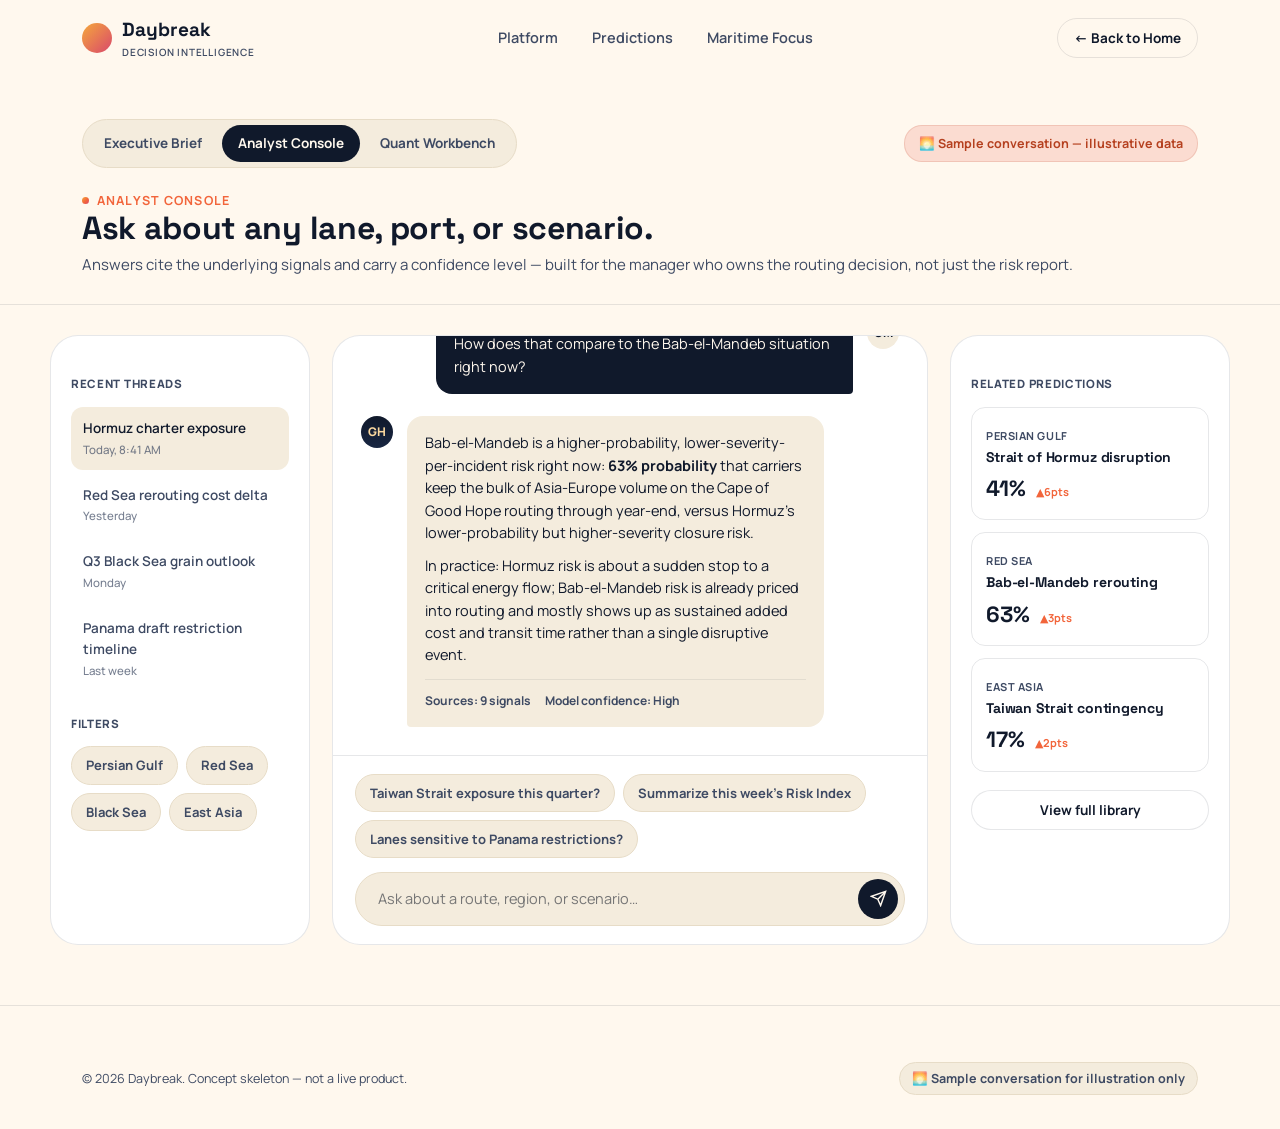
<file: analyst.html>
<!doctype html>
<html lang="en">
<head>
<meta charset="UTF-8" />
<meta name="viewport" content="width=device-width, initial-scale=1.0" />
<title>Analyst Console — Daybreak</title>
<meta name="description" content="Ask Daybreak anything about geopolitical risk to your lanes, ports, and routes." />
<link rel="icon" href="data:image/svg+xml,%3Csvg xmlns='http://www.w3.org/2000/svg' viewBox='0 0 32 32'%3E%3Cdefs%3E%3ClinearGradient id='g' x1='0' y1='0' x2='1' y2='1'%3E%3Cstop offset='0' stop-color='%23F5A83C'/%3E%3Cstop offset='1' stop-color='%23D9486B'/%3E%3C/linearGradient%3E%3C/defs%3E%3Ccircle cx='16' cy='16' r='16' fill='url(%23g)'/%3E%3C/svg%3E" />
<link rel="preconnect" href="https://fonts.googleapis.com">
<link rel="preconnect" href="https://fonts.gstatic.com" crossorigin>
<link href="https://fonts.googleapis.com/css2?family=Space+Grotesk:wght@500;600;700&family=Manrope:wght@400;500;600;700;800&family=IBM+Plex+Mono:wght@500&display=swap" rel="stylesheet">
<link rel="stylesheet" href="assets/css/styles.css" />
</head>
<body>

<nav class="site-nav">
  <div class="wrap">
    <a href="index.html" class="brand">
      <svg class="brand-mark" viewBox="0 0 32 32" fill="none">
        <defs><linearGradient id="navGrad" x1="0" y1="0" x2="1" y2="1">
          <stop offset="0" stop-color="#F5A83C"/><stop offset="1" stop-color="#D9486B"/>
        </linearGradient></defs>
        <circle cx="16" cy="16" r="16" fill="url(#navGrad)"/>
      </svg>
      <span>Daybreak<small>Decision Intelligence</small></span>
    </a>
    <div class="nav-links">
      <a href="index.html#platform">Platform</a>
      <a href="index.html#predictions">Predictions</a>
      <a href="index.html#maritime">Maritime Focus</a>
    </div>
    <div class="nav-actions">
      <a href="index.html" class="btn btn-outline btn-sm">← Back to Home</a>
    </div>
  </div>
</nav>

<div class="console-header">
  <div class="wrap">
    <div class="console-eyebrow-row">
      <div class="tier-switch">
        <a href="executive.html">Executive Brief</a>
        <a href="analyst.html" class="active">Analyst Console</a>
        <a href="workbench.html">Quant Workbench</a>
      </div>
      <span class="sample-flag">🌅 Sample conversation — illustrative data</span>
    </div>
    <div class="console-title">
      <div>
        <span class="eyebrow">Analyst Console</span>
        <h1>Ask about any lane, port, or scenario.</h1>
        <p>Answers cite the underlying signals and carry a confidence level — built for the manager who owns the routing decision, not just the risk report.</p>
      </div>
    </div>
  </div>
</div>

<div class="wrap analyst-shell">

  <aside class="chat-sidebar">
    <h5>Recent Threads</h5>
    <div class="thread-item active">Hormuz charter exposure<span>Today, 8:41 AM</span></div>
    <div class="thread-item">Red Sea rerouting cost delta<span>Yesterday</span></div>
    <div class="thread-item">Q3 Black Sea grain outlook<span>Monday</span></div>
    <div class="thread-item">Panama draft restriction timeline<span>Last week</span></div>
    <h5 style="margin-top:24px;">Filters</h5>
    <div class="chip-row">
      <span class="chip">Persian Gulf</span>
      <span class="chip">Red Sea</span>
      <span class="chip">Black Sea</span>
      <span class="chip">East Asia</span>
    </div>
  </aside>

  <div class="chat-main">
    <div class="chat-scroll" data-chat-scroll>

      <div class="msg user">
        <div class="msg-avatar">GM</div>
        <div class="msg-bubble">
          <p>What's the probability the Strait of Hormuz closes to tanker traffic in the next 30 days, and what should we do about our Gulf-bound charters?</p>
        </div>
      </div>

      <div class="msg bot">
        <div class="msg-avatar">GH</div>
        <div class="msg-bubble">
          <p><strong>Daybreak estimates a 41% probability</strong> of a significant disruption to tanker traffic through the Strait of Hormuz in the next 30 days — meaning a partial closure, a mining or seizure incident, or a war-risk designation severe enough to halt insured transits. That's up from 35% a week ago.</p>
          <p>Three drivers are pushing this higher:</p>
          <ul>
            <li>Two additional IRGC fast-boat intercepts logged this week, versus a trailing average of one every ten days.</li>
            <li>War-risk insurance quotes on Gulf transits have widened for the first time in six weeks.</li>
            <li>A U.S. carrier group extension was announced, which historically correlates with elevated (not reduced) short-term risk in our model.</li>
          </ul>
          <p>For your Gulf-bound charters, we'd suggest reviewing war-risk coverage limits on any vessel scheduled to transit in the next two weeks, and pricing a Cape-route contingency for cargo that can tolerate the extra transit time.</p>
          <div class="msg-cite">
            <span>Sources: 14 signals</span>
            <span>Model confidence: Medium-High</span>
            <span>Updated 6 min ago</span>
          </div>
        </div>
      </div>

      <div class="msg user">
        <div class="msg-avatar">GM</div>
        <div class="msg-bubble">
          <p>How does that compare to the Bab-el-Mandeb situation right now?</p>
        </div>
      </div>

      <div class="msg bot">
        <div class="msg-avatar">GH</div>
        <div class="msg-bubble">
          <p>Bab-el-Mandeb is a higher-probability, lower-severity-per-incident risk right now: <strong>63% probability</strong> that carriers keep the bulk of Asia-Europe volume on the Cape of Good Hope routing through year-end, versus Hormuz's lower-probability but higher-severity closure risk.</p>
          <p>In practice: Hormuz risk is about a sudden stop to a critical energy flow; Bab-el-Mandeb risk is already priced into routing and mostly shows up as sustained added cost and transit time rather than a single disruptive event.</p>
          <div class="msg-cite">
            <span>Sources: 9 signals</span>
            <span>Model confidence: High</span>
          </div>
        </div>
      </div>

    </div>

    <div class="chat-input-row">
      <div class="chip-row">
        <span class="chip" data-chip="What's our exposure to a Taiwan Strait contingency this quarter?">Taiwan Strait exposure this quarter?</span>
        <span class="chip" data-chip="Summarize this week's change in the Global Risk Index.">Summarize this week's Risk Index</span>
        <span class="chip" data-chip="Which of our lanes are most sensitive to a Panama Canal restriction?">Lanes sensitive to Panama restrictions?</span>
      </div>
      <div class="chat-input">
        <input type="text" placeholder="Ask about a route, region, or scenario…" data-chat-input />
        <button class="chat-send" data-chat-send aria-label="Send">
          <svg viewBox="0 0 24 24" fill="none" stroke="currentColor" stroke-width="2"><path d="M22 2 11 13M22 2l-7 20-4-9-9-4 20-7z"/></svg>
        </button>
      </div>
    </div>
  </div>

  <aside class="chat-context">
    <h5>Related Predictions</h5>
    <div class="related-card">
      <span class="event-region">Persian Gulf</span>
      <h4>Strait of Hormuz disruption</h4>
      <div class="event-metric" style="margin-top:6px;"><span class="num" style="font-size:22px;">41%</span><span class="trend up" style="font-size:11px;">▲6pts</span></div>
    </div>
    <div class="related-card">
      <span class="event-region">Red Sea</span>
      <h4>Bab-el-Mandeb rerouting</h4>
      <div class="event-metric" style="margin-top:6px;"><span class="num" style="font-size:22px;">63%</span><span class="trend up" style="font-size:11px;">▲3pts</span></div>
    </div>
    <div class="related-card">
      <span class="event-region">East Asia</span>
      <h4>Taiwan Strait contingency</h4>
      <div class="event-metric" style="margin-top:6px;"><span class="num" style="font-size:22px;">17%</span><span class="trend up" style="font-size:11px;">▲2pts</span></div>
    </div>
    <a href="index.html#predictions" class="btn btn-ghost btn-block btn-sm" style="margin-top:6px;">View full library</a>
  </aside>

</div>

<footer class="site-footer">
  <div class="wrap footer-bottom" style="border-top:none; padding-top:0;">
    <span>© <span data-year></span> Daybreak. Concept skeleton — not a live product.</span>
    <span class="placeholder-note">🌅 Sample conversation for illustration only</span>
  </div>
</footer>

<script src="assets/js/main.js"></script>
</body>
</html>
</file>
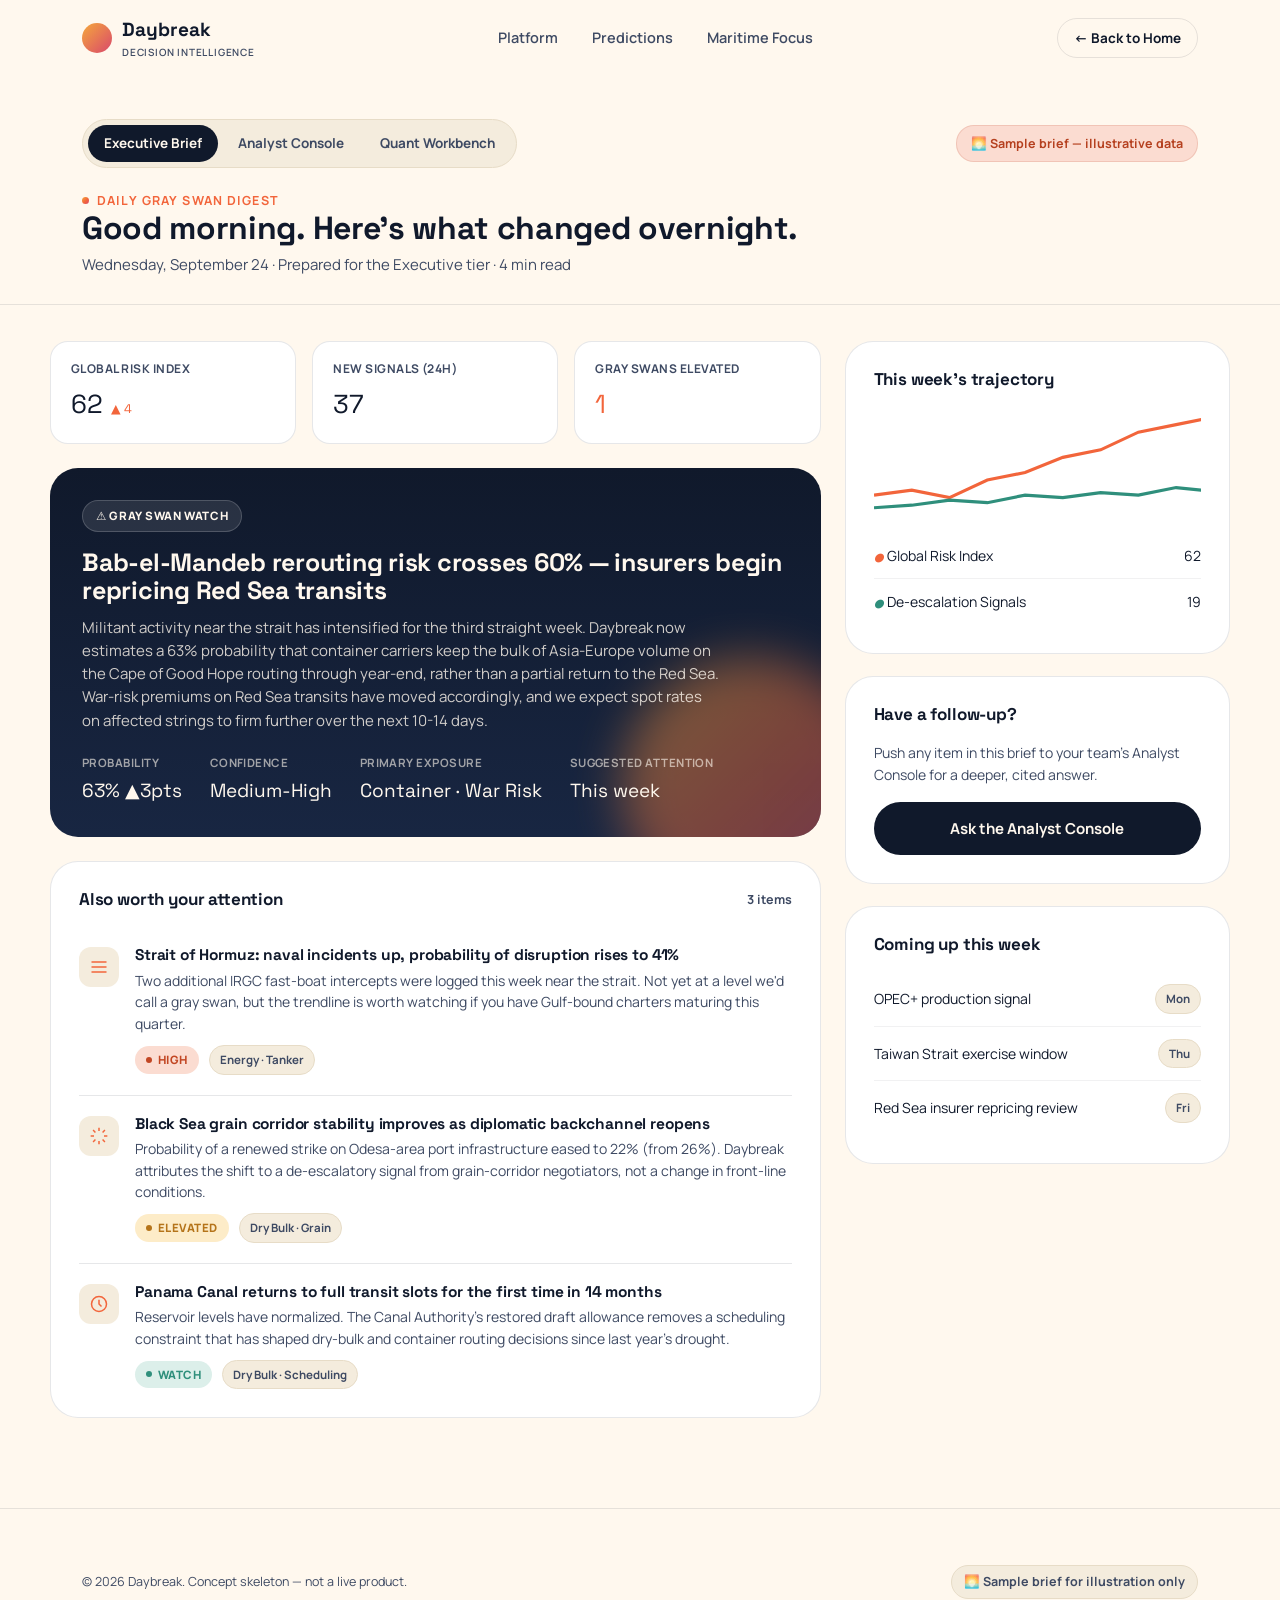
<file: executive.html>
<!doctype html>
<html lang="en">
<head>
<meta charset="UTF-8" />
<meta name="viewport" content="width=device-width, initial-scale=1.0" />
<title>Executive Brief — Daybreak</title>
<meta name="description" content="A daily gray-swan digest for executives: the geopolitical developments most likely to move maritime supply chains." />
<link rel="icon" href="data:image/svg+xml,%3Csvg xmlns='http://www.w3.org/2000/svg' viewBox='0 0 32 32'%3E%3Cdefs%3E%3ClinearGradient id='g' x1='0' y1='0' x2='1' y2='1'%3E%3Cstop offset='0' stop-color='%23F5A83C'/%3E%3Cstop offset='1' stop-color='%23D9486B'/%3E%3C/linearGradient%3E%3C/defs%3E%3Ccircle cx='16' cy='16' r='16' fill='url(%23g)'/%3E%3C/svg%3E" />
<link rel="preconnect" href="https://fonts.googleapis.com">
<link rel="preconnect" href="https://fonts.gstatic.com" crossorigin>
<link href="https://fonts.googleapis.com/css2?family=Space+Grotesk:wght@500;600;700&family=Manrope:wght@400;500;600;700;800&family=IBM+Plex+Mono:wght@500&display=swap" rel="stylesheet">
<link rel="stylesheet" href="assets/css/styles.css" />
</head>
<body>

<nav class="site-nav">
  <div class="wrap">
    <a href="index.html" class="brand">
      <svg class="brand-mark" viewBox="0 0 32 32" fill="none">
        <defs><linearGradient id="navGrad" x1="0" y1="0" x2="1" y2="1">
          <stop offset="0" stop-color="#F5A83C"/><stop offset="1" stop-color="#D9486B"/>
        </linearGradient></defs>
        <circle cx="16" cy="16" r="16" fill="url(#navGrad)"/>
      </svg>
      <span>Daybreak<small>Decision Intelligence</small></span>
    </a>
    <div class="nav-links">
      <a href="index.html#platform">Platform</a>
      <a href="index.html#predictions">Predictions</a>
      <a href="index.html#maritime">Maritime Focus</a>
    </div>
    <div class="nav-actions">
      <a href="index.html" class="btn btn-outline btn-sm">← Back to Home</a>
    </div>
  </div>
</nav>

<div class="console-header">
  <div class="wrap">
    <div class="console-eyebrow-row">
      <div class="tier-switch">
        <a href="executive.html" class="active">Executive Brief</a>
        <a href="analyst.html">Analyst Console</a>
        <a href="workbench.html">Quant Workbench</a>
      </div>
      <span class="sample-flag">🌅 Sample brief — illustrative data</span>
    </div>
    <div class="console-title">
      <div>
        <span class="eyebrow">Daily Gray Swan Digest</span>
        <h1>Good morning. Here's what changed overnight.</h1>
        <p>Wednesday, September 24 · Prepared for the Executive tier · 4 min read</p>
      </div>
    </div>
  </div>
</div>

<div class="wrap brief-layout">

  <div>
    <div class="metric-row">
      <div class="metric-tile">
        <div class="label">Global Risk Index</div>
        <div class="val">62<span class="trend up" style="font-size:12.5px;">▲ 4</span></div>
      </div>
      <div class="metric-tile">
        <div class="label">New Signals (24h)</div>
        <div class="val">37</div>
      </div>
      <div class="metric-tile">
        <div class="label">Gray Swans Elevated</div>
        <div class="val" style="color:var(--coral);">1</div>
      </div>
    </div>

    <div class="swan-card">
      <span class="swan-tag">⚠ Gray Swan Watch</span>
      <h2>Bab-el-Mandeb rerouting risk crosses 60% — insurers begin repricing Red Sea transits</h2>
      <p>Militant activity near the strait has intensified for the third straight week. Daybreak now estimates a 63% probability that container carriers keep the bulk of Asia-Europe volume on the Cape of Good Hope routing through year-end, rather than a partial return to the Red Sea. War-risk premiums on Red Sea transits have moved accordingly, and we expect spot rates on affected strings to firm further over the next 10-14 days.</p>
      <div class="swan-meta">
        <div><div class="k">Probability</div><div class="v">63% ▲3pts</div></div>
        <div><div class="k">Confidence</div><div class="v">Medium-High</div></div>
        <div><div class="k">Primary exposure</div><div class="v">Container · War Risk</div></div>
        <div><div class="k">Suggested attention</div><div class="v">This week</div></div>
      </div>
    </div>

    <div class="panel">
      <div class="panel-head">
        <h3>Also worth your attention</h3>
        <span class="meta">3 items</span>
      </div>

      <div class="digest-item">
        <div class="digest-icon">
          <svg viewBox="0 0 24 24" fill="none" stroke="currentColor" stroke-width="1.8"><path d="M3 12h18M3 6h18M3 18h18"/></svg>
        </div>
        <div class="digest-body">
          <h4>Strait of Hormuz: naval incidents up, probability of disruption rises to 41%</h4>
          <p>Two additional IRGC fast-boat intercepts were logged this week near the strait. Not yet at a level we'd call a gray swan, but the trendline is worth watching if you have Gulf-bound charters maturing this quarter.</p>
          <div class="digest-foot">
            <span class="badge badge-high">High</span>
            <span class="tag">Energy · Tanker</span>
          </div>
        </div>
      </div>

      <div class="digest-item">
        <div class="digest-icon">
          <svg viewBox="0 0 24 24" fill="none" stroke="currentColor" stroke-width="1.8"><path d="M12 2v4M12 18v4M4.9 4.9l2.8 2.8M16.3 16.3l2.8 2.8M2 12h4M18 12h4M4.9 19.1l2.8-2.8M16.3 7.7l2.8-2.8"/></svg>
        </div>
        <div class="digest-body">
          <h4>Black Sea grain corridor stability improves as diplomatic backchannel reopens</h4>
          <p>Probability of a renewed strike on Odesa-area port infrastructure eased to 22% (from 26%). Daybreak attributes the shift to a de-escalatory signal from grain-corridor negotiators, not a change in front-line conditions.</p>
          <div class="digest-foot">
            <span class="badge badge-elevated">Elevated</span>
            <span class="tag">Dry Bulk · Grain</span>
          </div>
        </div>
      </div>

      <div class="digest-item">
        <div class="digest-icon">
          <svg viewBox="0 0 24 24" fill="none" stroke="currentColor" stroke-width="1.8"><circle cx="12" cy="12" r="9"/><path d="M12 7v5l3 3"/></svg>
        </div>
        <div class="digest-body">
          <h4>Panama Canal returns to full transit slots for the first time in 14 months</h4>
          <p>Reservoir levels have normalized. The Canal Authority's restored draft allowance removes a scheduling constraint that has shaped dry-bulk and container routing decisions since last year's drought.</p>
          <div class="digest-foot">
            <span class="badge badge-watch">Watch</span>
            <span class="tag">Dry Bulk · Scheduling</span>
          </div>
        </div>
      </div>
    </div>
  </div>

  <aside>
    <div class="panel">
      <div class="panel-head"><h3>This week's trajectory</h3></div>
      <svg viewBox="0 0 260 100" style="width:100%; height:auto;">
        <polyline points="0,70 30,66 60,72 90,58 120,52 150,40 180,34 210,20 240,14 260,10" fill="none" stroke="#F2653B" stroke-width="2.5"/>
        <polyline points="0,80 30,78 60,74 90,76 120,70 150,72 180,68 210,70 240,64 260,66" fill="none" stroke="#2F8F7C" stroke-width="2.5"/>
      </svg>
      <ul class="sidebar-list">
        <li><span><i class="tag" style="background:none;border:none;padding:0;color:var(--coral);">●</i> Global Risk Index</span><span>62</span></li>
        <li><span><i class="tag" style="background:none;border:none;padding:0;color:var(--teal);">●</i> De-escalation Signals</span><span>19</span></li>
      </ul>
    </div>

    <div class="panel">
      <div class="panel-head"><h3>Have a follow-up?</h3></div>
      <p style="font-size:14px; color:var(--ink-soft); margin-bottom:16px;">Push any item in this brief to your team's Analyst Console for a deeper, cited answer.</p>
      <a href="analyst.html" class="btn btn-dark btn-block">Ask the Analyst Console</a>
    </div>

    <div class="panel">
      <div class="panel-head"><h3>Coming up this week</h3></div>
      <ul class="sidebar-list">
        <li><span>OPEC+ production signal</span><span class="tag">Mon</span></li>
        <li><span>Taiwan Strait exercise window</span><span class="tag">Thu</span></li>
        <li><span>Red Sea insurer repricing review</span><span class="tag">Fri</span></li>
      </ul>
    </div>
  </aside>

</div>

<footer class="site-footer">
  <div class="wrap footer-bottom" style="border-top:none; padding-top:0;">
    <span>© <span data-year></span> Daybreak. Concept skeleton — not a live product.</span>
    <span class="placeholder-note">🌅 Sample brief for illustration only</span>
  </div>
</footer>

<script src="assets/js/main.js"></script>
</body>
</html>
</file>
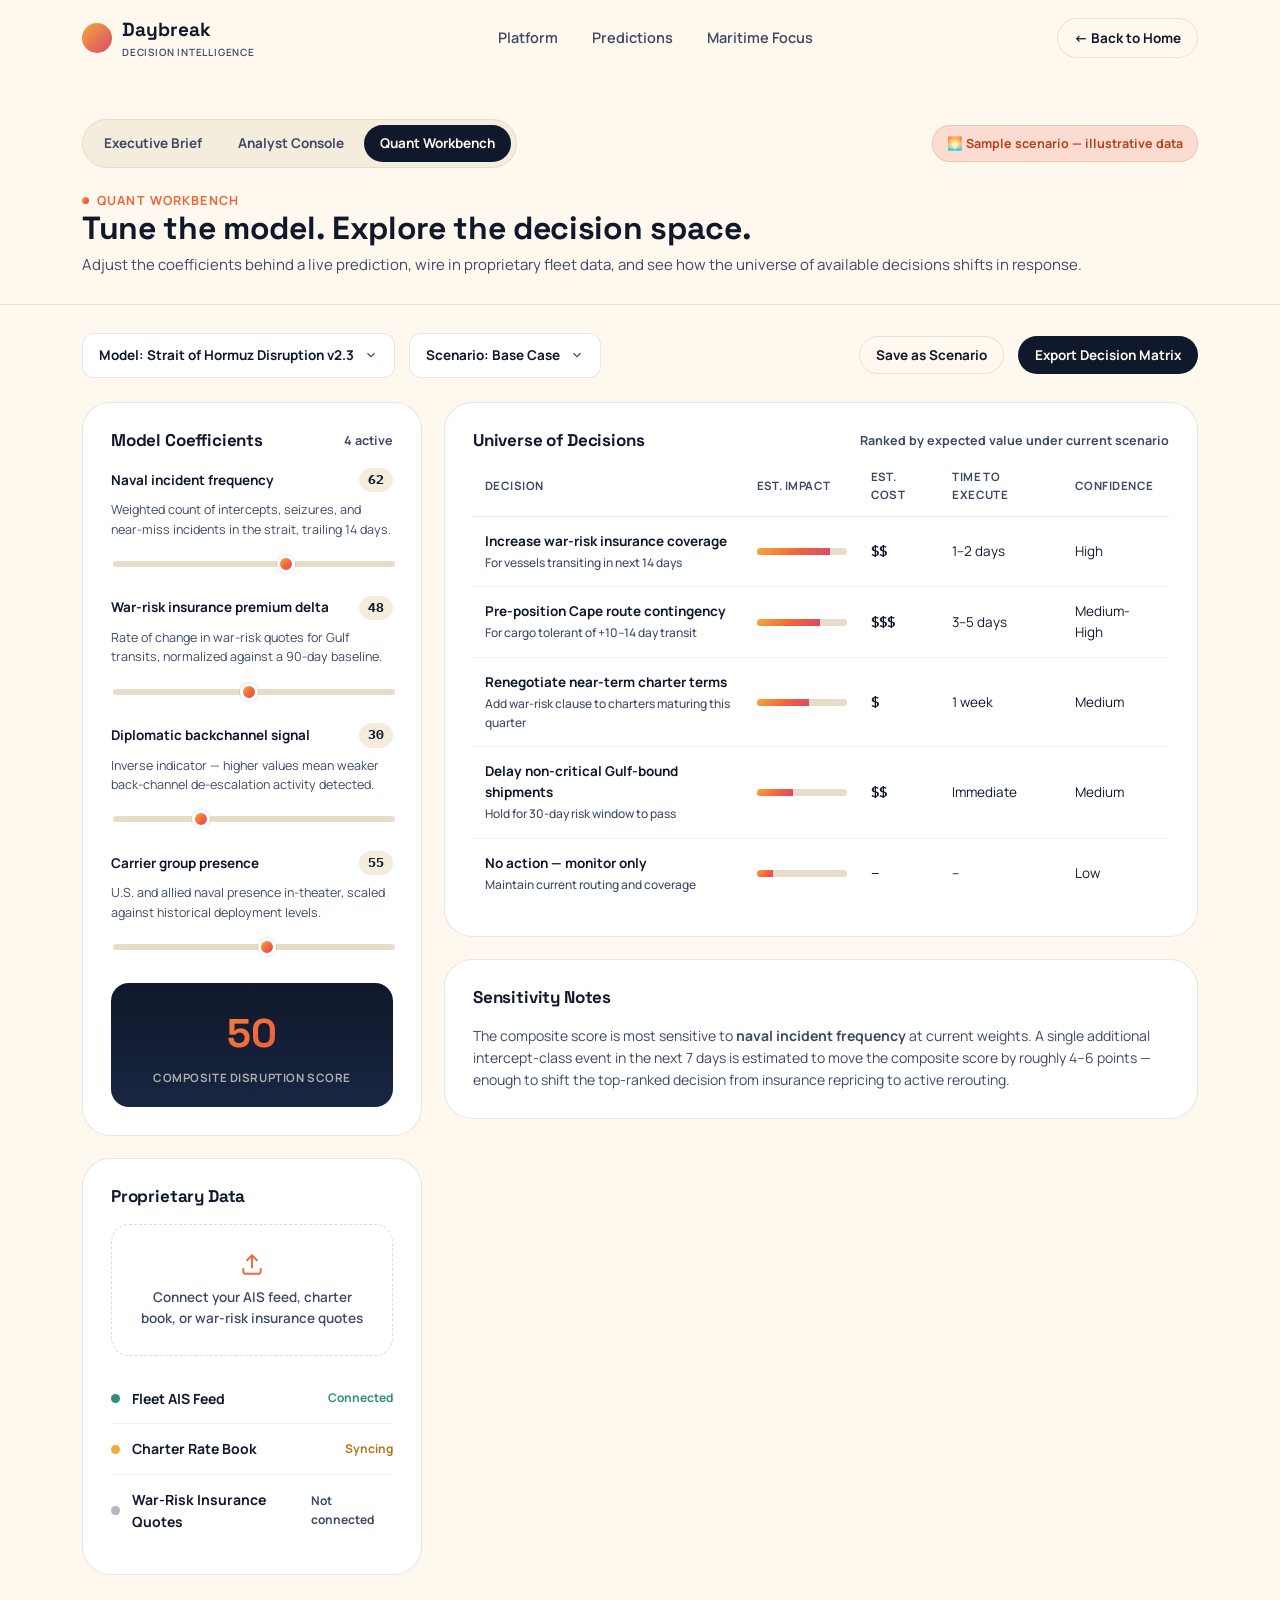
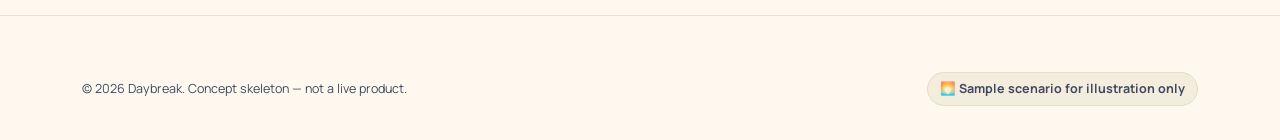
<file: workbench.html>
<!doctype html>
<html lang="en">
<head>
<meta charset="UTF-8" />
<meta name="viewport" content="width=device-width, initial-scale=1.0" />
<title>Quant Workbench — Daybreak</title>
<meta name="description" content="Tune model coefficients, integrate proprietary data, and explore the universe of possible decisions." />
<link rel="icon" href="data:image/svg+xml,%3Csvg xmlns='http://www.w3.org/2000/svg' viewBox='0 0 32 32'%3E%3Cdefs%3E%3ClinearGradient id='g' x1='0' y1='0' x2='1' y2='1'%3E%3Cstop offset='0' stop-color='%23F5A83C'/%3E%3Cstop offset='1' stop-color='%23D9486B'/%3E%3C/linearGradient%3E%3C/defs%3E%3Ccircle cx='16' cy='16' r='16' fill='url(%23g)'/%3E%3C/svg%3E" />
<link rel="preconnect" href="https://fonts.googleapis.com">
<link rel="preconnect" href="https://fonts.gstatic.com" crossorigin>
<link href="https://fonts.googleapis.com/css2?family=Space+Grotesk:wght@500;600;700&family=Manrope:wght@400;500;600;700;800&family=IBM+Plex+Mono:wght@500&display=swap" rel="stylesheet">
<link rel="stylesheet" href="assets/css/styles.css" />
</head>
<body>

<nav class="site-nav">
  <div class="wrap">
    <a href="index.html" class="brand">
      <svg class="brand-mark" viewBox="0 0 32 32" fill="none">
        <defs><linearGradient id="navGrad" x1="0" y1="0" x2="1" y2="1">
          <stop offset="0" stop-color="#F5A83C"/><stop offset="1" stop-color="#D9486B"/>
        </linearGradient></defs>
        <circle cx="16" cy="16" r="16" fill="url(#navGrad)"/>
      </svg>
      <span>Daybreak<small>Decision Intelligence</small></span>
    </a>
    <div class="nav-links">
      <a href="index.html#platform">Platform</a>
      <a href="index.html#predictions">Predictions</a>
      <a href="index.html#maritime">Maritime Focus</a>
    </div>
    <div class="nav-actions">
      <a href="index.html" class="btn btn-outline btn-sm">← Back to Home</a>
    </div>
  </div>
</nav>

<div class="console-header">
  <div class="wrap">
    <div class="console-eyebrow-row">
      <div class="tier-switch">
        <a href="executive.html">Executive Brief</a>
        <a href="analyst.html">Analyst Console</a>
        <a href="workbench.html" class="active">Quant Workbench</a>
      </div>
      <span class="sample-flag">🌅 Sample scenario — illustrative data</span>
    </div>
    <div class="console-title">
      <div>
        <span class="eyebrow">Quant Workbench</span>
        <h1>Tune the model. Explore the decision space.</h1>
        <p>Adjust the coefficients behind a live prediction, wire in proprietary fleet data, and see how the universe of available decisions shifts in response.</p>
      </div>
    </div>
  </div>
</div>

<div class="wrap" style="padding-top:28px;">
  <div class="workbench-toolbar">
    <div class="select-fake">
      Model: Strait of Hormuz Disruption v2.3
      <svg viewBox="0 0 24 24" fill="none" stroke="currentColor" stroke-width="2"><path d="M6 9l6 6 6-6"/></svg>
    </div>
    <div class="select-fake">
      Scenario: Base Case
      <svg viewBox="0 0 24 24" fill="none" stroke="currentColor" stroke-width="2"><path d="M6 9l6 6 6-6"/></svg>
    </div>
    <div style="flex:1;"></div>
    <button class="btn btn-outline btn-sm">Save as Scenario</button>
    <button class="btn btn-dark btn-sm">Export Decision Matrix</button>
  </div>
</div>

<div class="wrap workbench-grid">

  <div>
    <div class="panel">
      <div class="panel-head">
        <h3>Model Coefficients</h3>
        <span class="meta">4 active</span>
      </div>

      <div class="coeff">
        <div class="coeff-top"><label>Naval incident frequency</label><span class="coeff-val">62</span></div>
        <p class="coeff-desc">Weighted count of intercepts, seizures, and near-miss incidents in the strait, trailing 14 days.</p>
        <input type="range" min="0" max="100" value="62" data-coeff data-weight="1.4" />
      </div>

      <div class="coeff">
        <div class="coeff-top"><label>War-risk insurance premium delta</label><span class="coeff-val">48</span></div>
        <p class="coeff-desc">Rate of change in war-risk quotes for Gulf transits, normalized against a 90-day baseline.</p>
        <input type="range" min="0" max="100" value="48" data-coeff data-weight="1.1" />
      </div>

      <div class="coeff">
        <div class="coeff-top"><label>Diplomatic backchannel signal</label><span class="coeff-val">30</span></div>
        <p class="coeff-desc">Inverse indicator — higher values mean weaker back-channel de-escalation activity detected.</p>
        <input type="range" min="0" max="100" value="30" data-coeff data-weight="0.9" />
      </div>

      <div class="coeff">
        <div class="coeff-top"><label>Carrier group presence</label><span class="coeff-val">55</span></div>
        <p class="coeff-desc">U.S. and allied naval presence in-theater, scaled against historical deployment levels.</p>
        <input type="range" min="0" max="100" value="55" data-coeff data-weight="0.7" />
      </div>

      <div class="composite-score">
        <div class="num" data-composite-score>50</div>
        <div class="lbl">Composite Disruption Score</div>
      </div>
    </div>

    <div class="panel">
      <div class="panel-head"><h3>Proprietary Data</h3></div>
      <div class="dropzone">
        <svg viewBox="0 0 24 24" fill="none" stroke="currentColor" stroke-width="1.8"><path d="M12 16V4M7 9l5-5 5 5"/><path d="M4 16v3a2 2 0 0 0 2 2h12a2 2 0 0 0 2-2v-3"/></svg>
        Connect your AIS feed, charter book, or war-risk insurance quotes
      </div>
      <div class="source-row">
        <span class="source-name"><span class="source-dot on"></span>Fleet AIS Feed</span>
        <span class="status-txt" style="color:var(--teal);">Connected</span>
      </div>
      <div class="source-row">
        <span class="source-name"><span class="source-dot pending"></span>Charter Rate Book</span>
        <span class="status-txt" style="color:#B5741A;">Syncing</span>
      </div>
      <div class="source-row">
        <span class="source-name"><span class="source-dot off"></span>War-Risk Insurance Quotes</span>
        <span class="status-txt">Not connected</span>
      </div>
    </div>
  </div>

  <div>
    <div class="panel">
      <div class="panel-head">
        <h3>Universe of Decisions</h3>
        <span class="meta">Ranked by expected value under current scenario</span>
      </div>
      <div style="overflow-x:auto;">
        <table class="decision-table">
          <thead>
            <tr>
              <th>Decision</th>
              <th>Est. Impact</th>
              <th>Est. Cost</th>
              <th>Time to Execute</th>
              <th>Confidence</th>
            </tr>
          </thead>
          <tbody>
            <tr>
              <td class="decision-name">Increase war-risk insurance coverage<span>For vessels transiting in next 14 days</span></td>
              <td><div class="impact-bar"><i style="width:82%"></i></div></td>
              <td class="pill-num">$$</td>
              <td>1–2 days</td>
              <td>High</td>
            </tr>
            <tr>
              <td class="decision-name">Pre-position Cape route contingency<span>For cargo tolerant of +10–14 day transit</span></td>
              <td><div class="impact-bar"><i style="width:70%"></i></div></td>
              <td class="pill-num">$$$</td>
              <td>3–5 days</td>
              <td>Medium-High</td>
            </tr>
            <tr>
              <td class="decision-name">Renegotiate near-term charter terms<span>Add war-risk clause to charters maturing this quarter</span></td>
              <td><div class="impact-bar"><i style="width:58%"></i></div></td>
              <td class="pill-num">$</td>
              <td>1 week</td>
              <td>Medium</td>
            </tr>
            <tr>
              <td class="decision-name">Delay non-critical Gulf-bound shipments<span>Hold for 30-day risk window to pass</span></td>
              <td><div class="impact-bar"><i style="width:41%"></i></div></td>
              <td class="pill-num">$$</td>
              <td>Immediate</td>
              <td>Medium</td>
            </tr>
            <tr>
              <td class="decision-name">No action — monitor only<span>Maintain current routing and coverage</span></td>
              <td><div class="impact-bar"><i style="width:18%"></i></div></td>
              <td class="pill-num">–</td>
              <td>–</td>
              <td>Low</td>
            </tr>
          </tbody>
        </table>
      </div>
    </div>

    <div class="panel">
      <div class="panel-head"><h3>Sensitivity Notes</h3></div>
      <p style="font-size:14px; color:var(--ink-soft);">The composite score is most sensitive to <strong>naval incident frequency</strong> at current weights. A single additional intercept-class event in the next 7 days is estimated to move the composite score by roughly 4–6 points — enough to shift the top-ranked decision from insurance repricing to active rerouting.</p>
    </div>
  </div>

</div>

<footer class="site-footer">
  <div class="wrap footer-bottom" style="border-top:none; padding-top:0;">
    <span>© <span data-year></span> Daybreak. Concept skeleton — not a live product.</span>
    <span class="placeholder-note">🌅 Sample scenario for illustration only</span>
  </div>
</footer>

<script src="assets/js/main.js"></script>
</body>
</html>
</file>
<file: assets/css/styles.css>
/* =========================================================
   Daybreak — Design System
   A warm, chokepoint-aware geopolitical decision portal.
   ========================================================= */

:root{
  /* -- brand: sunset over open water -- */
  --ink:        #10192B;
  --ink-soft:   #3E4A63;
  --dusk:       #182642;
  --dusk-deep:  #0D1626;

  --cream:      #FFF8EE;
  --paper:      #FFFFFF;
  --sand:       #F4ECDD;
  --sand-line:  #E7DCC7;

  --gold:       #F5A83C;
  --gold-soft:  #FBD9A0;
  --coral:      #F2653B;
  --rose:       #D9486B;
  --teal:       #2F8F7C;
  --teal-soft:  #DCEFEA;

  --line:       rgba(16, 25, 43, 0.10);
  --line-soft:  rgba(16, 25, 43, 0.06);
  --shadow-sm:  0 2px 10px rgba(16, 25, 43, 0.06);
  --shadow-md:  0 12px 30px rgba(16, 25, 43, 0.10);
  --shadow-lg:  0 24px 60px rgba(16, 25, 43, 0.16);

  --sunset: linear-gradient(135deg, #F5A83C 0%, #F2653B 55%, #D9486B 100%);
  --sunset-soft: linear-gradient(135deg, #FBD9A0 0%, #F7B79C 100%);
  --night-sky: linear-gradient(180deg, #10192B 0%, #182642 100%);

  --radius-sm: 10px;
  --radius-md: 18px;
  --radius-lg: 28px;
  --radius-pill: 999px;

  --font-display: "Space Grotesk", "Manrope", system-ui, sans-serif;
  --font-body: "Manrope", system-ui, -apple-system, sans-serif;
  --font-mono: "IBM Plex Mono", "SFMono-Regular", Menlo, monospace;
}

*, *::before, *::after{ box-sizing: border-box; }
html{ scroll-behavior: smooth; }
body{
  margin: 0;
  font-family: var(--font-body);
  color: var(--ink);
  background: var(--cream);
  -webkit-font-smoothing: antialiased;
  line-height: 1.55;
  overflow-x: hidden;
}
img, svg{ display:block; max-width: 100%; }
a{ color: inherit; text-decoration: none; }
ul{ margin:0; padding:0; list-style:none; }
h1,h2,h3,h4{ font-family: var(--font-display); margin: 0; line-height: 1.12; letter-spacing: -0.01em; }
p{ margin: 0; }
button{ font-family: inherit; cursor: pointer; }
input, textarea, select{ font-family: inherit; }

.wrap{
  max-width: 1180px;
  margin: 0 auto;
  padding: 0 32px;
}

.eyebrow{
  display: inline-flex;
  align-items: center;
  gap: 8px;
  font-size: 12.5px;
  font-weight: 700;
  letter-spacing: 0.09em;
  text-transform: uppercase;
  color: var(--coral);
}
.eyebrow::before{
  content: "";
  width: 7px; height: 7px;
  border-radius: 50%;
  background: var(--sunset);
}

/* ---------------- buttons ---------------- */
.btn{
  display: inline-flex;
  align-items: center;
  justify-content: center;
  gap: 8px;
  padding: 14px 26px;
  border-radius: var(--radius-pill);
  font-weight: 700;
  font-size: 15px;
  border: 1px solid transparent;
  transition: transform .15s ease, box-shadow .15s ease, background .15s ease, color .15s ease;
  white-space: nowrap;
}
.btn:active{ transform: translateY(1px) scale(.99); }
.btn-primary{
  background: var(--sunset);
  color: var(--paper);
  box-shadow: var(--shadow-md);
}
.btn-primary:hover{ box-shadow: var(--shadow-lg); transform: translateY(-1px); }
.btn-dark{
  background: var(--ink);
  color: var(--cream);
}
.btn-dark:hover{ background: var(--dusk-deep); }
.btn-outline{
  background: transparent;
  border-color: var(--line);
  color: var(--ink);
}
.btn-outline:hover{ border-color: var(--ink); }
.btn-ghost{
  background: var(--paper);
  color: var(--ink);
  border-color: var(--line);
}
.btn-sm{ padding: 9px 16px; font-size: 13.5px; }
.btn-block{ width: 100%; }

/* ---------------- nav ---------------- */
.site-nav{
  position: sticky;
  top: 0;
  z-index: 50;
  background: transparent;
  backdrop-filter: none;
  border-bottom: 1px solid transparent;
  transition: background .25s ease, backdrop-filter .25s ease, border-color .25s ease, box-shadow .25s ease;
}
.site-nav.scrolled{
  background: rgba(255, 248, 238, 0.86);
  backdrop-filter: blur(10px);
  border-bottom-color: var(--line);
}
.site-nav .wrap{
  display: flex;
  align-items: center;
  justify-content: space-between;
  height: 76px;
}
.brand{
  display: flex;
  align-items: center;
  gap: 10px;
  font-family: var(--font-display);
  font-weight: 700;
  font-size: 19px;
  color: var(--ink);
}
.brand-mark{ width: 30px; height: 30px; }
.brand small{
  display: block;
  font-family: var(--font-body);
  font-weight: 600;
  font-size: 10px;
  letter-spacing: .08em;
  text-transform: uppercase;
  color: var(--ink-soft);
  margin-top: 1px;
}
.nav-links{
  display: flex;
  align-items: center;
  gap: 34px;
}
.nav-links a{
  font-size: 14.5px;
  font-weight: 600;
  color: var(--ink-soft);
  transition: color .15s ease;
}
.nav-links a:hover, .nav-links a.active{ color: var(--ink); }
.nav-actions{ display: flex; align-items: center; gap: 14px; }
.nav-toggle{ display:none; }

/* tier switcher — appears on the three console pages */
.tier-switch{
  display: inline-flex;
  padding: 5px;
  background: var(--sand);
  border-radius: var(--radius-pill);
  gap: 4px;
  border: 1px solid var(--sand-line);
}
.tier-switch a{
  padding: 8px 16px;
  border-radius: var(--radius-pill);
  font-size: 13.5px;
  font-weight: 700;
  color: var(--ink-soft);
}
.tier-switch a.active{
  background: var(--ink);
  color: var(--cream);
}

/* ---------------- hero ---------------- */
.hero{
  position: relative;
  padding: 84px 0 60px;
}
.hero-glow{
  position: absolute;
  inset: -20% -10% auto -10%;
  height: 620px;
  background: radial-gradient(60% 60% at 30% 20%, rgba(245,168,60,.35) 0%, rgba(242,101,59,.18) 40%, rgba(217,72,107,0) 72%);
  filter: blur(10px);
  pointer-events: none;
  z-index: 0;
}
.hero .wrap{ position: relative; z-index: 1; }
.hero-grid{
  display: grid;
  grid-template-columns: 1.05fr 0.95fr;
  gap: 56px;
  align-items: center;
}
.hero h1{
  font-size: clamp(34px, 4.4vw, 56px);
  margin: 18px 0 22px;
  color: var(--ink);
}
.hero h1 em{
  font-style: normal;
  background: var(--sunset);
  -webkit-background-clip: text;
  background-clip: text;
  color: transparent;
}
.hero-sub{
  font-size: 18px;
  color: var(--ink-soft);
  max-width: 520px;
  margin-bottom: 34px;
}
.hero-cta{ display: flex; gap: 14px; align-items: center; flex-wrap: wrap; }
.hero-note{
  margin-top: 18px;
  font-size: 13px;
  color: var(--ink-soft);
}

/* hero graphic: a minimalist world map (real coastlines) with a
   horizontal radar-style sweep — solid leading edge, fading trail —
   revealing chokepoint blips as it crosses them */
.map-panel{
  position: relative;
  overflow: hidden;
  border-radius: var(--radius-lg);
  background: var(--night-sky);
  box-shadow: var(--shadow-lg);
  aspect-ratio: 16 / 11;
}
.map-glow{
  position: absolute;
  right: -70px; top: -70px;
  width: 280px; height: 280px;
  border-radius: 50%;
  background: var(--sunset);
  opacity: .28;
  filter: blur(36px);
  pointer-events: none;
}
.map-canvas{ position: absolute; inset: 0; }
.map-canvas svg{ position: absolute; inset: 0; width: 100%; height: 100%; }

.map-sweep{
  position: absolute;
  top: 0; bottom: 0;
  left: -26%;
  width: 26%;
  background: linear-gradient(90deg,
    transparent 0%,
    transparent 35%,
    rgba(245,168,60,.1) 60%,
    rgba(245,168,60,.3) 78%,
    rgba(245,168,60,.7) 92%,
    #F5A83C 100%);
  box-shadow: 10px 0 18px rgba(245,168,60,.3);
  animation: map-sweep-move 11s linear infinite;
  pointer-events: none;
}
@keyframes map-sweep-move{
  0%{   left: -26%; opacity: 0; }
  5%{   left: -20%; opacity: 1; }
  68%{  left: 74%;  opacity: 1; }
  85%{  left: 100%; opacity: 0; }
  100%{ left: 100%; opacity: 0; }
}

.map-blip{
  position: absolute;
  width: 8px; height: 8px;
  transform: translate(-50%,-50%);
  z-index: 2;
  color: var(--gold);
}
.map-blip::before{
  content: "";
  position: absolute; inset: 0;
  border-radius: 50%;
  background: currentColor;
  opacity: 0;
}
.map-blip::after{
  content: "";
  position: absolute; inset: -6px;
  border-radius: 50%;
  border: 1.5px solid currentColor;
  opacity: 0;
}
/* JS toggles this class, timed to when the sweep has just passed —
   only a random subset of blips get it on any given pass */
.map-blip.is-revealed::before{
  animation: map-blip-flash 1.6s ease-out forwards;
}
.map-blip.is-revealed::after{
  animation: map-blip-ring 1.6s ease-out forwards;
}
@keyframes map-blip-flash{
  0%{ opacity: 1; transform: scale(1.5); }
  15%{ opacity: .85; transform: scale(1); }
  100%{ opacity: 0; transform: scale(.8); }
}
@keyframes map-blip-ring{
  0%{ opacity: .6; transform: scale(.6); }
  100%{ opacity: 0; transform: scale(2.4); }
}

/* ---------------- sections ---------------- */
section{ padding: 84px 0; }
.section-head{
  max-width: 640px;
  margin-bottom: 48px;
}
.section-head h2{
  font-size: clamp(26px, 3vw, 38px);
  margin-top: 14px;
}
.section-head p{
  margin-top: 14px;
  font-size: 16.5px;
  color: var(--ink-soft);
}
.section-head.center{ margin-left: auto; margin-right: auto; text-align: center; }

.logo-bar{
  padding: 30px 0;
  border-top: 1px solid var(--line);
  border-bottom: 1px solid var(--line);
}
.logo-bar .wrap{
  display: flex;
  flex-wrap: wrap;
  align-items: center;
  justify-content: space-between;
  gap: 18px;
}
.logo-bar-label{
  font-size: 12.5px;
  font-weight: 700;
  letter-spacing: .06em;
  text-transform: uppercase;
  color: var(--ink-soft);
}
.chokepoint-chip{
  display: inline-flex;
  align-items: center;
  gap: 7px;
  font-size: 13.5px;
  font-weight: 700;
  color: var(--ink-soft);
}
.chokepoint-chip .dot{ width: 6px; height: 6px; border-radius: 50%; background: var(--coral); }

/* ---------------- tier cards ---------------- */
.tier-grid{
  display: grid;
  grid-template-columns: repeat(3, 1fr);
  gap: 24px;
}
.tier-card{
  background: var(--paper);
  border: 1px solid var(--line);
  border-radius: var(--radius-lg);
  padding: 34px 30px;
  display: flex;
  flex-direction: column;
  gap: 18px;
  transition: transform .18s ease, box-shadow .18s ease;
  position: relative;
  overflow: hidden;
}
.tier-card:hover{ transform: translateY(-4px); box-shadow: var(--shadow-lg); }
.tier-icon{
  width: 52px; height: 52px;
  border-radius: 16px;
  display: flex; align-items: center; justify-content: center;
}
.tier-icon svg{ width: 26px; height: 26px; }
.tier-card.exec .tier-icon{ background: var(--sunset-soft); color: var(--coral); }
.tier-card.mgr .tier-icon{ background: var(--teal-soft); color: var(--teal); }
.tier-card.tech .tier-icon{ background: var(--dusk); color: var(--gold-soft); }
.tier-for{
  font-size: 12px;
  font-weight: 700;
  text-transform: uppercase;
  letter-spacing: .07em;
  color: var(--ink-soft);
}
.tier-card h3{ font-size: 21px; }
.tier-card p{ color: var(--ink-soft); font-size: 15px; }
.tier-link{
  margin-top: auto;
  font-weight: 700;
  font-size: 14.5px;
  display: inline-flex;
  align-items: center;
  gap: 6px;
  color: var(--ink);
}
.tier-link svg{ width: 16px; height: 16px; transition: transform .15s ease; }
.tier-card:hover .tier-link svg{ transform: translateX(3px); }

/* ---------------- prediction / event cards ---------------- */
.event-grid{
  display: grid;
  grid-template-columns: repeat(3, 1fr);
  gap: 22px;
}
.event-card{
  background: var(--paper);
  border: 1px solid var(--line);
  border-radius: var(--radius-md);
  padding: 24px;
  display: flex;
  flex-direction: column;
  gap: 14px;
  box-shadow: var(--shadow-sm);
}
.event-top{
  display: flex;
  align-items: flex-start;
  justify-content: space-between;
  gap: 10px;
}
.event-region{
  font-size: 12px;
  font-weight: 700;
  text-transform: uppercase;
  letter-spacing: .05em;
  color: var(--ink-soft);
}
.event-card h4{ font-size: 17.5px; margin-top: 4px; }
.badge{
  display: inline-flex;
  align-items: center;
  gap: 6px;
  padding: 5px 11px;
  border-radius: var(--radius-pill);
  font-size: 11.5px;
  font-weight: 800;
  text-transform: uppercase;
  letter-spacing: .04em;
  white-space: nowrap;
}
.badge::before{ content:""; width: 6px; height: 6px; border-radius: 50%; background: currentColor; }
.badge-watch{ background: var(--teal-soft); color: var(--teal); }
.badge-elevated{ background: #FDECC8; color: #B5741A; }
.badge-high{ background: #FBDCD1; color: #C24623; }
.badge-swan{ background: var(--ink); color: var(--gold-soft); }

.event-metric{
  display: flex;
  align-items: baseline;
  gap: 10px;
}
.event-metric .num{
  font-family: var(--font-display);
  font-size: 32px;
  font-weight: 700;
}
.event-metric .trend{
  font-size: 12.5px;
  font-weight: 700;
  display: inline-flex;
  align-items: center;
  gap: 3px;
}
.trend.up{ color: var(--coral); }
.trend.down{ color: var(--teal); }
.event-why{ font-size: 13.5px; color: var(--ink-soft); }
.event-tags{ display: flex; flex-wrap: wrap; gap: 8px; }
.tag{
  font-size: 11.5px;
  font-weight: 700;
  padding: 5px 10px;
  border-radius: var(--radius-pill);
  background: var(--sand);
  color: var(--ink-soft);
  border: 1px solid var(--sand-line);
}
.sparkline{ width: 100%; height: 34px; }

/* ---------------- stat strip ---------------- */
.stat-strip{
  display: grid;
  grid-template-columns: repeat(3, 1fr);
  gap: 24px;
}
.stat-card{
  background: var(--dusk);
  color: var(--cream);
  border-radius: var(--radius-lg);
  padding: 30px;
}
.stat-card .num{
  font-family: var(--font-display);
  font-size: 40px;
  font-weight: 700;
  background: var(--sunset);
  -webkit-background-clip: text;
  background-clip: text;
  color: transparent;
}
.stat-card p{ margin-top: 10px; color: rgba(255,248,238,.75); font-size: 14.5px; }

/* ---------------- cta band ---------------- */
.cta-band{
  background: var(--night-sky);
  border-radius: var(--radius-lg);
  padding: 56px;
  position: relative;
  overflow: hidden;
  color: var(--cream);
}
.cta-band::before{
  content: "";
  position: absolute;
  right: -80px; top: -80px;
  width: 320px; height: 320px;
  border-radius: 50%;
  background: var(--sunset);
  opacity: .35;
  filter: blur(30px);
}
.cta-inner{
  position: relative;
  z-index: 1;
  display: flex;
  align-items: center;
  justify-content: space-between;
  gap: 40px;
  flex-wrap: wrap;
}
.cta-inner h2{ font-size: clamp(24px, 3vw, 32px); max-width: 480px; }
.cta-inner p{ margin-top: 10px; color: rgba(255,248,238,.72); max-width: 460px; }
.cta-form{ display: flex; gap: 10px; flex-wrap: wrap; }
.cta-form input{
  padding: 14px 18px;
  border-radius: var(--radius-pill);
  border: 1px solid rgba(255,255,255,.18);
  background: rgba(255,255,255,.06);
  color: var(--cream);
  min-width: 240px;
  font-size: 14.5px;
}
.cta-form input::placeholder{ color: rgba(255,248,238,.5); }

/* ---------------- footer ---------------- */
.site-footer{
  border-top: 1px solid var(--line);
  padding: 56px 0 34px;
}
.footer-grid{
  display: grid;
  grid-template-columns: 1.4fr repeat(3, 1fr);
  gap: 32px;
  padding-bottom: 40px;
}
.footer-grid h5{
  font-size: 12.5px;
  font-weight: 800;
  text-transform: uppercase;
  letter-spacing: .06em;
  color: var(--ink-soft);
  margin-bottom: 16px;
}
.footer-grid a, .footer-grid li{
  font-size: 14px;
  color: var(--ink-soft);
  margin-bottom: 10px;
}
.footer-grid a:hover{ color: var(--ink); }
.footer-bottom{
  display: flex;
  align-items: center;
  justify-content: space-between;
  padding-top: 24px;
  border-top: 1px solid var(--line);
  font-size: 12.5px;
  color: var(--ink-soft);
  flex-wrap: wrap;
  gap: 10px;
}
.placeholder-note{
  display: inline-flex;
  align-items: center;
  gap: 7px;
  padding: 6px 12px;
  background: var(--sand);
  border: 1px solid var(--sand-line);
  border-radius: var(--radius-pill);
  font-weight: 700;
}

/* ---------------- console shell (executive/analyst/workbench) ---------------- */
.console-header{
  padding: 42px 0 28px;
  border-bottom: 1px solid var(--line);
}
.console-eyebrow-row{
  display: flex;
  align-items: center;
  justify-content: space-between;
  flex-wrap: wrap;
  gap: 16px;
  margin-bottom: 18px;
}
.console-title{
  display: flex;
  align-items: center;
  gap: 16px;
  flex-wrap: wrap;
}
.console-title h1{ font-size: clamp(24px, 3vw, 32px); }
.console-title p{ color: var(--ink-soft); margin-top: 6px; font-size: 15px; }

.sample-flag{
  display: inline-flex;
  align-items: center;
  gap: 8px;
  padding: 8px 14px;
  background: #FBDCD1;
  color: #B5401F;
  border-radius: var(--radius-md);
  font-size: 12.5px;
  font-weight: 700;
  border: 1px solid rgba(181,64,31,.15);
}

.panel{
  background: var(--paper);
  border: 1px solid var(--line);
  border-radius: var(--radius-lg);
  padding: 28px;
}
.panel + .panel{ margin-top: 22px; }
.panel-head{
  display: flex;
  align-items: center;
  justify-content: space-between;
  margin-bottom: 18px;
  gap: 12px;
}
.panel-head h3{ font-size: 17px; }
.panel-head .meta{ font-size: 12.5px; color: var(--ink-soft); font-weight: 700; }

/* ---- Executive brief specifics ---- */
.brief-layout{
  display: grid;
  grid-template-columns: 2fr 1fr;
  gap: 24px;
  padding: 36px 0 90px;
}
.metric-row{
  display: grid;
  grid-template-columns: repeat(3, 1fr);
  gap: 16px;
  margin-bottom: 24px;
}
.metric-tile{
  background: var(--paper);
  border: 1px solid var(--line);
  border-radius: var(--radius-md);
  padding: 18px 20px;
}
.metric-tile .label{ font-size: 12px; font-weight: 700; text-transform: uppercase; letter-spacing: .04em; color: var(--ink-soft); }
.metric-tile .val{ font-family: var(--font-display); font-size: 26px; margin-top: 6px; display:flex; align-items:baseline; gap:8px; }

.swan-card{
  background: var(--night-sky);
  color: var(--cream);
  border-radius: var(--radius-lg);
  padding: 32px;
  position: relative;
  overflow: hidden;
  margin-bottom: 24px;
}
.swan-card::before{
  content:"";
  position: absolute;
  right: -60px; bottom: -80px;
  width: 260px; height: 260px;
  border-radius: 50%;
  background: var(--sunset);
  opacity: .45;
  filter: blur(24px);
}
.swan-tag{
  position: relative; z-index:1;
  display: inline-flex; align-items: center; gap: 8px;
  background: rgba(255,255,255,.1);
  border: 1px solid rgba(255,255,255,.18);
  padding: 6px 13px;
  border-radius: var(--radius-pill);
  font-size: 11.5px; font-weight: 800; letter-spacing: .05em; text-transform: uppercase;
}
.swan-card h2{ position: relative; z-index:1; font-size: 25px; margin: 16px 0 12px; }
.swan-card p{ position: relative; z-index:1; color: rgba(255,248,238,.8); font-size: 15px; max-width: 640px; }
.swan-meta{ position: relative; z-index:1; display: flex; gap: 28px; margin-top: 22px; flex-wrap: wrap; }
.swan-meta div .k{ font-size: 11.5px; color: rgba(255,248,238,.6); font-weight: 700; text-transform: uppercase; letter-spacing: .04em; }
.swan-meta div .v{ font-family: var(--font-display); font-size: 19px; margin-top: 4px; }

.digest-item{
  display: flex;
  gap: 16px;
  padding: 20px 0;
  border-bottom: 1px solid var(--line);
}
.digest-item:last-child{ border-bottom: none; padding-bottom: 0; }
.digest-item:first-child{ padding-top: 0; }
.digest-icon{
  width: 40px; height: 40px;
  border-radius: 12px;
  background: var(--sand);
  display: flex; align-items: center; justify-content: center;
  flex-shrink: 0;
  color: var(--coral);
}
.digest-icon svg{ width: 20px; height: 20px; }
.digest-body h4{ font-size: 15.5px; margin-bottom: 5px; }
.digest-body p{ font-size: 14px; color: var(--ink-soft); }
.digest-foot{ display:flex; gap:10px; margin-top:10px; align-items:center; }

.sidebar-list li{
  display: flex;
  justify-content: space-between;
  align-items: center;
  padding: 12px 0;
  border-bottom: 1px solid var(--line-soft);
  font-size: 14px;
}
.sidebar-list li:last-child{ border-bottom: none; }

/* ---- Analyst console (chat) ---- */
.analyst-shell{
  display: grid;
  grid-template-columns: 260px 1fr 280px;
  gap: 22px;
  padding: 30px 0 60px;
  height: calc(100vh - 200px);
  min-height: 640px;
}
.chat-sidebar, .chat-context{
  background: var(--paper);
  border: 1px solid var(--line);
  border-radius: var(--radius-lg);
  padding: 20px;
  overflow-y: auto;
}
.chat-sidebar h5, .chat-context h5{
  font-size: 11.5px; text-transform: uppercase; letter-spacing: .06em; color: var(--ink-soft); font-weight: 800; margin-bottom: 14px;
}
.thread-item{
  padding: 11px 12px;
  border-radius: 12px;
  font-size: 13.5px;
  font-weight: 600;
  color: var(--ink-soft);
  margin-bottom: 4px;
  cursor: pointer;
}
.thread-item.active{ background: var(--sand); color: var(--ink); }
.thread-item span{ display:block; font-size: 11.5px; font-weight: 500; color: var(--ink-soft); opacity: .7; margin-top: 2px; }

.chat-main{
  background: var(--paper);
  border: 1px solid var(--line);
  border-radius: var(--radius-lg);
  display: flex;
  flex-direction: column;
  overflow: hidden;
}
.chat-scroll{
  flex: 1;
  overflow-y: auto;
  padding: 28px;
  display: flex;
  flex-direction: column;
  gap: 22px;
}
.msg{ display: flex; gap: 14px; max-width: 86%; }
.msg.user{ align-self: flex-end; flex-direction: row-reverse; }
.msg-avatar{
  width: 32px; height: 32px; border-radius: 50%;
  display: flex; align-items: center; justify-content: center;
  font-size: 12px; font-weight: 800; flex-shrink: 0;
}
.msg.bot .msg-avatar{ background: var(--night-sky); color: var(--gold-soft); }
.msg.user .msg-avatar{ background: var(--sand); color: var(--ink); }
.msg-bubble{
  background: var(--sand);
  border-radius: 16px 16px 16px 4px;
  padding: 16px 18px;
  font-size: 14.5px;
  color: var(--ink);
}
.msg.user .msg-bubble{
  background: var(--ink);
  color: var(--cream);
  border-radius: 16px 16px 4px 16px;
}
.msg-bubble p + p{ margin-top: 10px; }
.msg-bubble ul{ margin-top: 8px; padding-left: 4px; }
.msg-bubble li{ position: relative; padding-left: 18px; margin-bottom: 6px; font-size: 14.5px; }
.msg-bubble li::before{ content:"→"; position: absolute; left:0; color: var(--coral); font-weight: 700; }
.msg-cite{
  margin-top: 12px;
  padding-top: 12px;
  border-top: 1px solid rgba(16,25,43,.08);
  display: flex; gap: 14px; flex-wrap: wrap;
  font-size: 12px; font-weight: 700; color: var(--ink-soft);
}

.chat-input-row{
  border-top: 1px solid var(--line);
  padding: 18px 22px;
}
.chip-row{ display: flex; gap: 8px; flex-wrap: wrap; margin-bottom: 14px; }
.chip{
  padding: 8px 14px;
  border-radius: var(--radius-pill);
  background: var(--sand);
  border: 1px solid var(--sand-line);
  font-size: 13px;
  font-weight: 700;
  color: var(--ink-soft);
}
.chip:hover{ color: var(--ink); border-color: var(--ink); }
.chat-input{
  display: flex;
  align-items: center;
  gap: 10px;
  background: var(--sand);
  border: 1px solid var(--sand-line);
  border-radius: var(--radius-pill);
  padding: 6px 6px 6px 20px;
}
.chat-input input{
  flex: 1;
  border: none;
  background: transparent;
  outline: none;
  font-size: 14.5px;
  color: var(--ink);
}
.chat-send{
  width: 40px; height: 40px;
  border-radius: 50%;
  background: var(--ink);
  color: var(--cream);
  display: flex; align-items: center; justify-content: center;
  border: none;
  flex-shrink: 0;
}
.chat-send svg{ width: 17px; height: 17px; }

.related-card{
  padding: 14px;
  border-radius: 14px;
  border: 1px solid var(--line);
  margin-bottom: 12px;
}
.related-card .event-region{ font-size: 11px; }
.related-card h4{ font-size: 14px; margin-top: 3px; }

/* ---- Quant workbench ---- */
.workbench-toolbar{
  display: flex;
  align-items: center;
  justify-content: space-between;
  flex-wrap: wrap;
  gap: 14px;
  margin-bottom: 24px;
}
.select-fake{
  display: inline-flex;
  align-items: center;
  gap: 10px;
  padding: 11px 16px;
  border: 1px solid var(--line);
  border-radius: 12px;
  background: var(--paper);
  font-size: 13.5px;
  font-weight: 700;
}
.select-fake svg{ width: 14px; height: 14px; color: var(--ink-soft); }

.workbench-grid{
  display: grid;
  grid-template-columns: 340px 1fr;
  gap: 22px;
  padding-bottom: 40px;
}
.coeff{
  margin-bottom: 22px;
}
.coeff:last-child{ margin-bottom: 0; }
.coeff-top{
  display: flex;
  justify-content: space-between;
  align-items: center;
  margin-bottom: 8px;
}
.coeff-top label{ font-size: 13.5px; font-weight: 700; }
.coeff-top .coeff-val{
  font-family: var(--font-mono);
  font-size: 13px;
  background: var(--sand);
  padding: 2px 9px;
  border-radius: var(--radius-pill);
  font-weight: 700;
}
.coeff-desc{ font-size: 12.5px; color: var(--ink-soft); margin-bottom: 10px; }
input[type="range"]{
  -webkit-appearance: none;
  width: 100%;
  height: 6px;
  border-radius: var(--radius-pill);
  background: var(--sand-line);
  outline: none;
}
input[type="range"]::-webkit-slider-thumb{
  -webkit-appearance: none;
  width: 18px; height: 18px;
  border-radius: 50%;
  background: var(--sunset);
  cursor: pointer;
  border: 3px solid var(--paper);
  box-shadow: 0 0 0 1px var(--line);
}
input[type="range"]::-moz-range-thumb{
  width: 18px; height: 18px;
  border-radius: 50%;
  background: var(--sunset);
  cursor: pointer;
  border: 3px solid var(--paper);
}

.composite-score{
  margin-top: 26px;
  padding: 20px;
  border-radius: var(--radius-md);
  background: var(--night-sky);
  color: var(--cream);
  text-align: center;
}
.composite-score .num{
  font-family: var(--font-display);
  font-size: 40px;
  font-weight: 700;
  background: var(--sunset);
  -webkit-background-clip: text; background-clip: text; color: transparent;
}
.composite-score .lbl{ font-size: 11.5px; font-weight: 700; letter-spacing: .05em; text-transform: uppercase; color: rgba(255,248,238,.65); margin-top: 4px; }

table.decision-table{
  width: 100%;
  border-collapse: collapse;
  font-size: 13.5px;
}
table.decision-table th{
  text-align: left;
  font-size: 11.5px;
  text-transform: uppercase;
  letter-spacing: .04em;
  color: var(--ink-soft);
  padding: 0 12px 12px;
  border-bottom: 1px solid var(--line);
}
table.decision-table td{
  padding: 14px 12px;
  border-bottom: 1px solid var(--line-soft);
  vertical-align: middle;
}
table.decision-table tr:last-child td{ border-bottom: none; }
.decision-name{ font-weight: 700; }
.decision-name span{ display:block; font-weight: 500; color: var(--ink-soft); font-size: 12px; margin-top:2px; }
.impact-bar{
  width: 90px; height: 7px; border-radius: var(--radius-pill);
  background: var(--sand-line);
  overflow: hidden;
}
.impact-bar i{ display:block; height:100%; background: var(--sunset); }
.pill-num{ font-family: var(--font-mono); font-weight: 700; }

.source-row{
  display: flex;
  align-items: center;
  justify-content: space-between;
  padding: 14px 0;
  border-bottom: 1px solid var(--line-soft);
}
.source-row:last-child{ border-bottom: none; }
.source-name{ display:flex; align-items:center; gap:12px; font-size:14px; font-weight:700; }
.source-dot{ width:9px; height:9px; border-radius:50%; }
.source-dot.on{ background: var(--teal); }
.source-dot.pending{ background: var(--gold); }
.source-dot.off{ background: var(--ink-soft); opacity:.4; }
.status-txt{ font-size: 12px; font-weight: 700; color: var(--ink-soft); }

.dropzone{
  border: 1.5px dashed var(--sand-line);
  border-radius: var(--radius-md);
  padding: 26px;
  text-align: center;
  color: var(--ink-soft);
  font-size: 13.5px;
  font-weight: 600;
  margin-bottom: 18px;
}
.dropzone svg{ width: 26px; height: 26px; margin: 0 auto 10px; color: var(--coral); }

/* ---------------- responsive ---------------- */
@media (max-width: 1080px){
  .hero-grid{ grid-template-columns: 1fr; }
  .tier-grid{ grid-template-columns: 1fr 1fr; }
  .event-grid{ grid-template-columns: 1fr 1fr; }
  .stat-strip{ grid-template-columns: 1fr; }
  .brief-layout{ grid-template-columns: 1fr; }
  .analyst-shell{ grid-template-columns: 1fr; height: auto; }
  .chat-sidebar, .chat-context{ display: none; }
  .workbench-grid{ grid-template-columns: 1fr; }
  .footer-grid{ grid-template-columns: 1fr 1fr; }
}
@media (max-width: 720px){
  .wrap{ padding: 0 20px; }
  .nav-links{ display: none; }
  .tier-grid{ grid-template-columns: 1fr; }
  .event-grid{ grid-template-columns: 1fr; }
  .metric-row{ grid-template-columns: 1fr; }
  .footer-grid{ grid-template-columns: 1fr; }
  .cta-inner{ flex-direction: column; align-items: flex-start; }
  section{ padding: 56px 0; }
}
</file>
